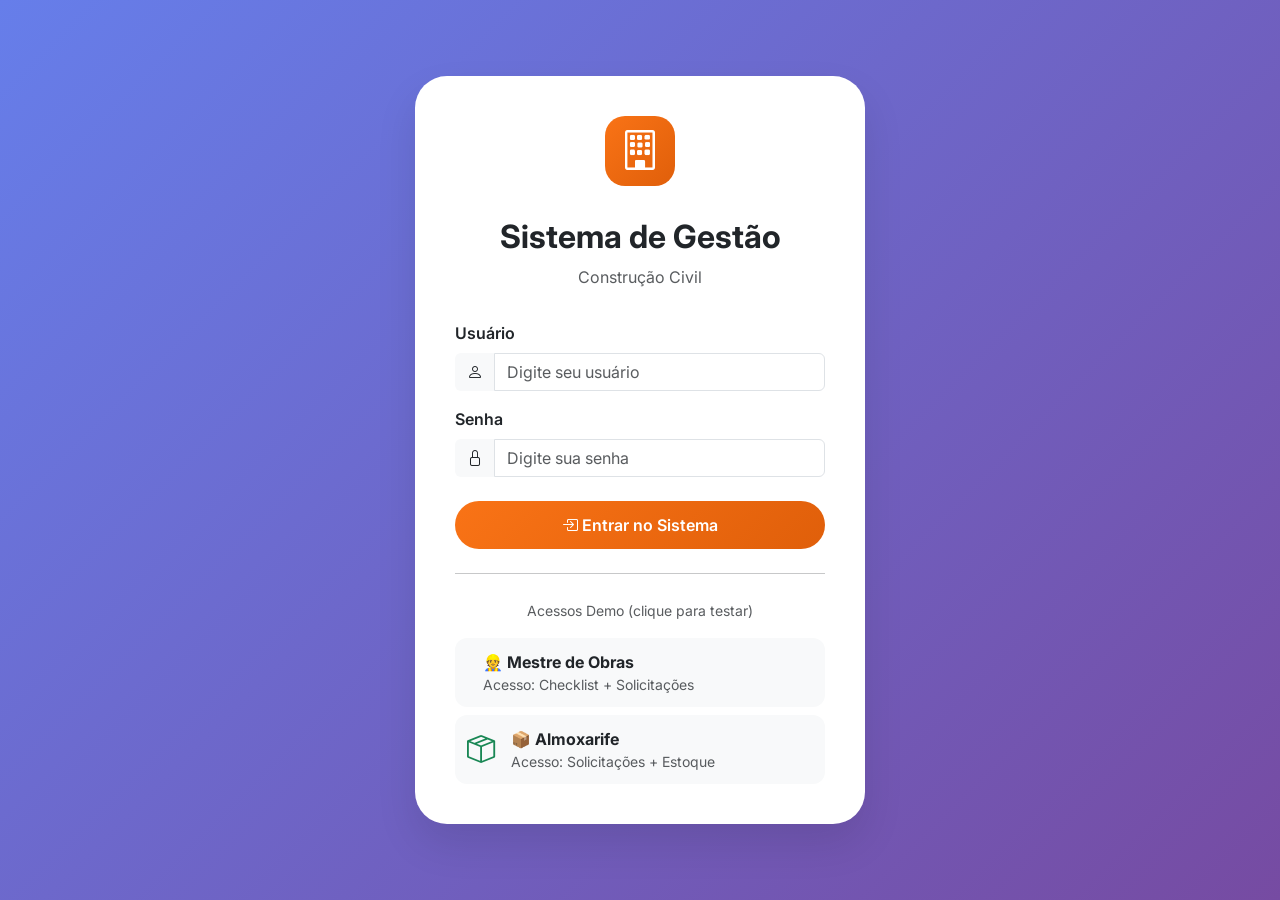
<file: index.html>
<html lang="pt-br">
<head>
    <meta charset="UTF-8">
    <meta name="viewport" content="width=device-width, initial-scale=1.0">
    <title>Gestão de Obras</title>
    <link rel="stylesheet" href="styles/main.css">
</head>
<body>
    <script>window.location.href = 'public/index.html';</script>
</body>
</html>
</file>
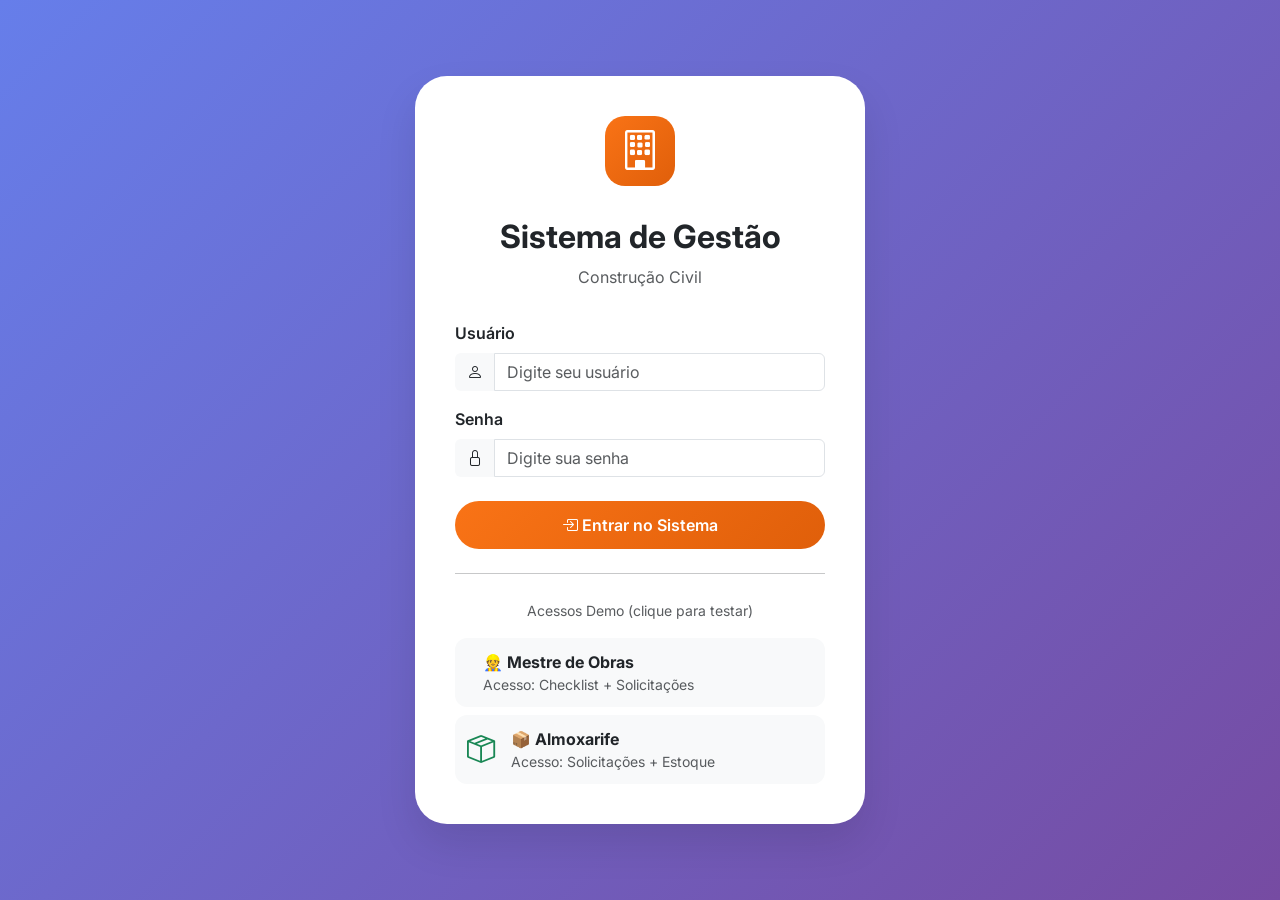
<file: public/index.html>
<!DOCTYPE html>
<html lang="pt-br">

<head>
    <meta charset="UTF-8">
    <meta name="viewport" content="width=device-width, initial-scale=1.0">
    <title>Login</title>

    <!-- Bootstrap 5 + Icons + Fonts -->
    <link href="https://cdn.jsdelivr.net/npm/bootstrap@5.3.0-alpha1/dist/css/bootstrap.min.css" rel="stylesheet">
    <link rel="stylesheet" href="https://cdn.jsdelivr.net/npm/bootstrap-icons@1.11.3/font/bootstrap-icons.min.css">
    <link
        href="https://fonts.googleapis.com/css2?family=Inter:opsz,wght@14..32,300;14..32,400;14..32,500;14..32,600;14..32,700&display=swap"
        rel="stylesheet">

    <!-- Estilos customizados do projeto -->
    <link rel="stylesheet" href="../shared/styles/main.css">

    <!-- Bootstrap JS (necessário para modais e dropdowns) -->
    <script src="https://cdn.jsdelivr.net/npm/bootstrap@5.3.0-alpha1/dist/js/bootstrap.bundle.min.js"></script>
</head>

<body>
    <div id="loginScreen" class="login-container">
        <div class="login-card">
            <header class="login-header">
                <div class="login-icon">
                    <i class="bi bi-building"></i>
                </div>
                <h2 class="fw-bold mt-3">Sistema de Gestão</h2>
                <p class="text-muted">Construção Civil</p>
            </header>

            <form id="loginForm">
                <div class="mb-3">
                    <label class="form-label fw-semibold">Usuário</label>
                    <div class="input-group">
                        <span class="input-group-text bg-light border-0"><i class="bi bi-person"></i></span>
                        <input type="text" id="username" class="form-control" placeholder="Digite seu usuário" required>
                    </div>
                </div>
                <div class="mb-4">
                    <label class="form-label fw-semibold">Senha</label>
                    <div class="input-group">
                        <span class="input-group-text bg-light border-0"><i class="bi bi-lock"></i></span>
                        <input type="password" id="password" class="form-control" placeholder="Digite sua senha"
                            required>
                    </div>
                </div>
                <button type="submit" class="btn btn-login w-100 text-white">
                    <i class="bi bi-box-arrow-in-right"></i> Entrar no Sistema
                </button>
            </form>

            <hr class="my-4">
            <div class="text-center mb-3">
                <small class="text-muted">Acessos Demo (clique para testar)</small>
            </div>

            <div class="perfil-demo" onclick="login('mestre')">
                <div class="d-flex align-items-center gap-3">
                    <i class="bi bi-hard-hat fs-3 text-warning"></i>
                    <div>
                        <strong>👷 Mestre de Obras</strong>
                        <div class="small text-muted">Acesso: Checklist + Solicitações</div>
                    </div>
                </div>
            </div>

            <div class="perfil-demo mt-2" onclick="login('almoxarife')">
                <div class="d-flex align-items-center gap-3">
                    <i class="bi bi-box-seam fs-3 text-success"></i>
                    <div>
                        <strong>📦 Almoxarife</strong>
                        <div class="small text-muted">Acesso: Solicitações + Estoque</div>
                    </div>
                </div>
            </div>
        </div>
        <script src="login.js"></script>
</body>

</html>
</file>
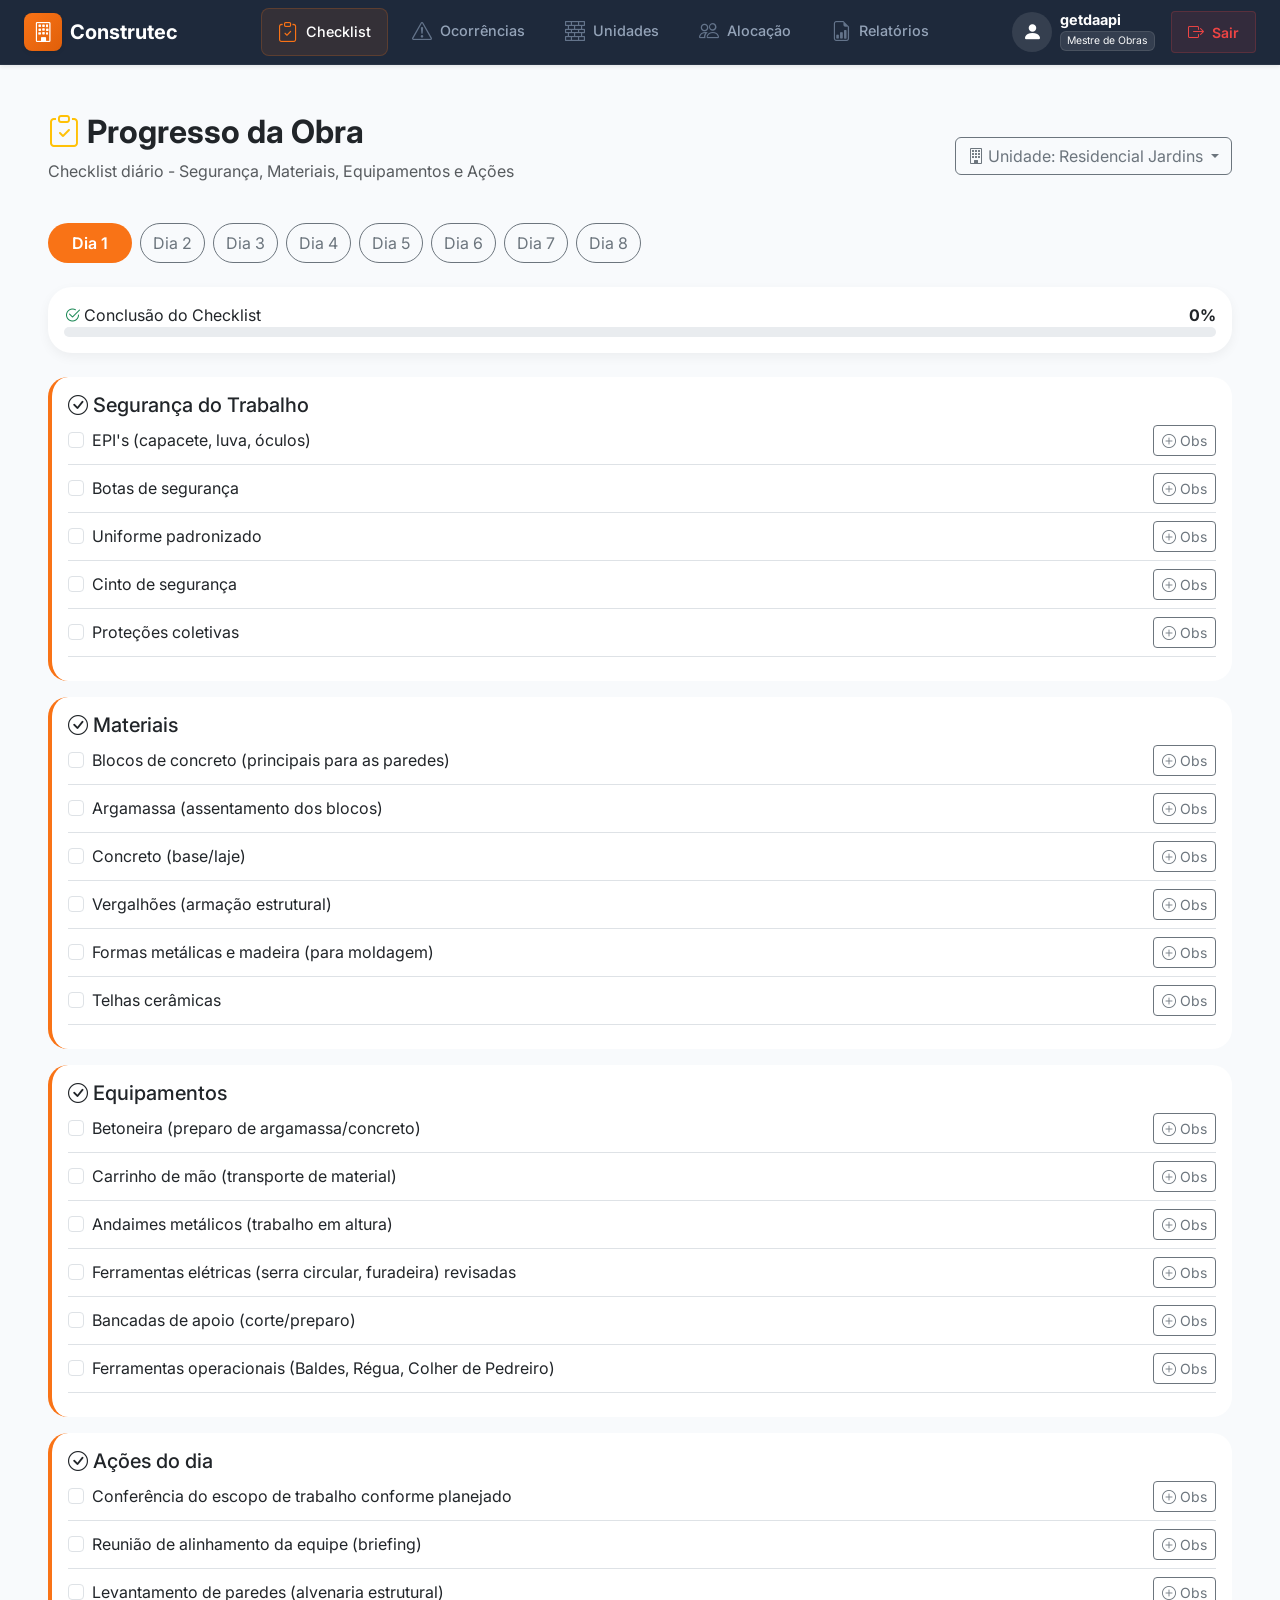
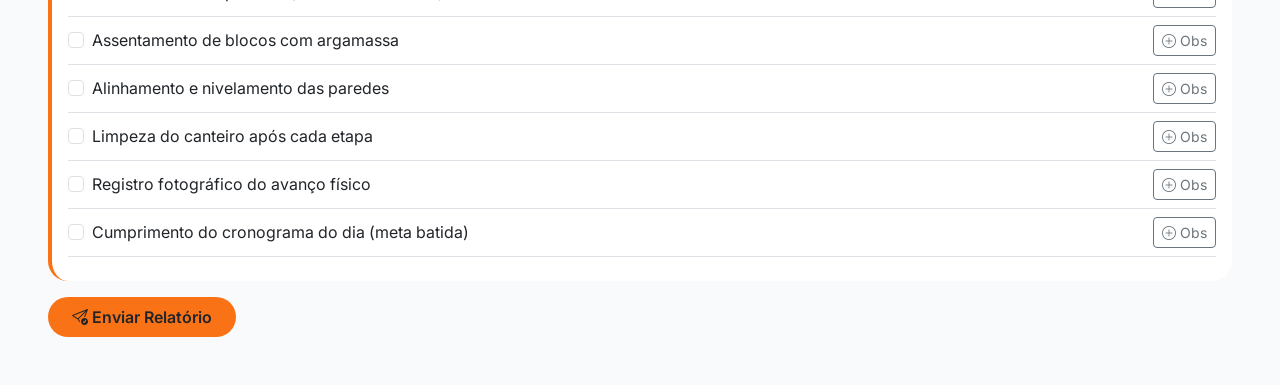
<file: pages/encarregado/index.html>
﻿<!DOCTYPE html>
<html lang="pt-br">

<head>
    <meta charset="UTF-8">
    <meta name="viewport" content="width=device-width, initial-scale=1.0, user-scalable=yes">
    <title>Mestre de Obras</title>

    <link href="https://cdn.jsdelivr.net/npm/bootstrap@5.3.0-alpha1/dist/css/bootstrap.min.css" rel="stylesheet">
    <link rel="stylesheet" href="https://cdn.jsdelivr.net/npm/bootstrap-icons@1.11.3/font/bootstrap-icons.min.css">
    <link
        href="https://fonts.googleapis.com/css2?family=Inter:opsz,wght@14..32,300;14..32,400;14..32,500;14..32,600;14..32,700&display=swap"
        rel="stylesheet">

    <link rel="stylesheet" href="../../shared/styles/main.css">
    <link rel="stylesheet" href="./styles/unidades.css">

    <script src="https://cdn.jsdelivr.net/npm/bootstrap@5.3.0-alpha1/dist/js/bootstrap.bundle.min.js"></script>
</head>

<body>
    <div id="systemScreen" class="system-container" style="display: block;">
        <div class="container-fluid p-0">
            <div class="row g-0">

                <nav class="navbar navbar-expand-lg shadow-sm sticky-top py-2"
                    style="z-index: 1050; background-color: #1E293B !important; border-bottom: 1px solid rgba(255,255,255,0.05);">
                    <div class="container-fluid px-4">

                        <a class="navbar-brand d-flex align-items-center gap-2 fw-bold" href="#">
                            <div class="text-white rounded-3 d-flex align-items-center justify-content-center shadow-sm"
                                style="width: 38px; height: 38px; background: linear-gradient(135deg, #f97316 0%, #e05f0a 100%);">
                                <i class="bi bi-building fs-5"></i>
                            </div>
                            <span class="fs-5 text-white tracking-tight">Construtec</span>
                        </a>

                        <button class="navbar-toggler border-0 shadow-none" type="button" data-bs-toggle="collapse"
                            data-bs-target="#navbarPrincipal">
                            <i class="bi bi-list fs-1 text-white"></i>
                        </button>

                        <div class="collapse navbar-collapse" id="navbarPrincipal">

                            <ul class="navbar-nav mx-auto mb-2 mb-lg-0 gap-1 gap-lg-2 mt-3 mt-lg-0" id="navMenu">
                                <li class="nav-item">
                                    <a class="nav-link menu-link active d-flex align-items-center gap-2 px-3 py-2 rounded-3"
                                        data-page="checklist" href="#">
                                        <i class="bi bi-clipboard-check fs-5"></i> <span>Checklist</span>
                                    </a>
                                </li>
                                <li class="nav-item">
                                    <a class="nav-link menu-link d-flex align-items-center gap-2 px-3 py-2 rounded-3"
                                        data-page="ocorrencias" href="#">
                                        <i class="bi bi-exclamation-triangle fs-5"></i> <span>Ocorrências</span>
                                    </a>
                                </li>
                                <li class="nav-item">
                                    <a class="nav-link menu-link d-flex align-items-center gap-2 px-3 py-2 rounded-3"
                                        data-page="construcao" href="#">
                                        <i class="bi bi-bricks fs-5"></i> <span>Unidades</span>
                                    </a>
                                </li>
                                <li class="nav-item">
                                    <a class="nav-link menu-link d-flex align-items-center gap-2 px-3 py-2 rounded-3"
                                        data-page="alocacao" href="#">
                                        <i class="bi bi-people fs-5"></i> <span>Alocação</span>
                                    </a>
                                </li>
                                <li class="nav-item">
                                    <a class="nav-link menu-link d-flex align-items-center gap-2 px-3 py-2 rounded-3"
                                        data-page="relatorios" href="#">
                                        <i class="bi bi-file-earmark-bar-graph fs-5"></i> <span>Relatórios</span>
                                    </a>
                                </li>
                            </ul>

                            <div class="d-flex align-items-center gap-3 mt-3 mt-lg-0 pt-3 pt-lg-0">

                                <div class="d-flex align-items-center gap-2">
                                    <div class="rounded-circle d-flex align-items-center justify-content-center text-white"
                                        style="width: 40px; height: 40px; background-color: rgba(255,255,255,0.1);">
                                        <i class="bi bi-person-fill fs-5"></i>
                                    </div>
                                    <div class="d-flex flex-column lh-1">
                                        <span class="fw-bold text-white" id="userNameDisplay"
                                            style="font-size: 0.9rem;">getdaapi</span>
                                        <span class="badge bg-white bg-opacity-10 text-light fw-normal mt-1"
                                            id="userRoleDisplay"
                                            style="font-size: 0.65rem; border: 1px solid rgba(255,255,255,0.1);">Mestre
                                            de Obras</span>
                                    </div>
                                </div>

                                <button class="btn btn-sm d-flex align-items-center gap-2 fw-semibold px-3 py-2"
                                    id="logoutBtn" onclick="sair()"
                                    style="background-color: rgba(239, 68, 68, 0.1); color: #ef4444; border: 1px solid rgba(239, 68, 68, 0.2); transition: all 0.2s;">
                                    <i class="bi bi-box-arrow-right fs-6"></i> <span
                                        class="d-none d-lg-inline">Sair</span>
                                </button>
                            </div>

                        </div>
                    </div>
                </nav>

                <main class="container-fluid p-4" id="main-content"
                    style="background-color: #f8fafc; min-height: calc(100vh - 65px);">

                    <!-- ============================================================
                         PAINEL: CHECKLIST OBRA
                         ID: #checklist | Painel inicial (active no nav-link)
                         Controlado por: nav.js → Nav(elemento, 'checklist')
                    ============================================================ -->
                    <div id="checklist" class="p-4">
                        <div class="d-flex justify-content-between align-items-center mb-4 flex-wrap">
                            <div>
                                <h2 class="fw-bold"><i class="bi bi-clipboard-check text-warning"></i> Progresso da Obra
                                </h2>
                                <p class="text-muted">Checklist diário - Segurança, Materiais, Equipamentos e Ações</p>
                            </div>
                            <div class="dropdown">
                                <button class="btn btn-outline-secondary dropdown-toggle" type="button"
                                    data-bs-toggle="dropdown" aria-expanded="false">
                                    <i class="bi bi-building"></i> Unidade: <span id="unidadeChecklistLabel">Residencial
                                        Jardins</span>
                                </button>
                                <ul class="dropdown-menu" id="unidadeSelectChecklist">
                                    <li><a class="dropdown-item" data-unidade-id="1" href="#">Residencial Jardins</a>
                                    </li>
                                    <li><a class="dropdown-item" data-unidade-id="2" href="#">Comercial Centro</a></li>
                                </ul>
                            </div>
                        </div>

                        <div class="d-flex flex-wrap gap-2 mb-4" id="diasBotoes">
                            <button class="btn btn-outline-secondary rounded-pill btn-primary-custom text-white">Dia
                                1</button>
                            <button class="btn btn-outline-secondary rounded-pill">Dia 2</button>
                            <button class="btn btn-outline-secondary rounded-pill">Dia 3</button>
                            <button class="btn btn-outline-secondary rounded-pill">Dia 4</button>
                            <button class="btn btn-outline-secondary rounded-pill">Dia 5</button>
                            <button class="btn btn-outline-secondary rounded-pill">Dia 6</button>
                            <button class="btn btn-outline-secondary rounded-pill">Dia 7</button>
                            <button class="btn btn-outline-secondary rounded-pill">Dia 8</button>
                        </div>

                        <div class="card card-dashboard p-3 mb-4">
                            <div class="d-flex justify-content-between">
                                <span><i class="bi bi-check2-circle text-success"></i> Conclusão do Checklist</span>
                                <span id="progressoPercentualCheck" class="fw-bold">0%</span>
                            </div>
                            <div class="progress" style="height: 10px;">
                                <div id="progressBarCheck" class="progress-bar progress-bar-custom" style="width: 0%">
                                </div>
                            </div>
                        </div>

                        <div id="checklistFormContainer">

                            <div class="topic-card p-3 mb-3">
                                <h5><i class="bi bi-check-circle"></i> Segurança do Trabalho</h5>
                                <div class="mb-2 border-bottom pb-2">
                                    <div class="d-flex align-items-center gap-2 flex-wrap">
                                        <div class="form-check flex-grow-1">
                                            <input class="form-check-input task-check" type="checkbox" data-topico="0"
                                                data-task="0" id="chk_0_0">
                                            <label class="form-check-label" for="chk_0_0">EPI's (capacete, luva,
                                                óculos)</label>
                                        </div>
                                        <button class="btn btn-sm btn-outline-secondary btn-plus-obs" data-topico="0"
                                            data-task="0"><i class="bi bi-plus-circle"></i> Obs</button>
                                    </div>
                                    <div class="extra-obs-area mt-1" id="obsArea_0_0" style="display: none">
                                        <textarea class="form-control form-control-sm obs-textarea" data-topico="0"
                                            data-task="0" rows="2" placeholder="Observações..."></textarea>
                                    </div>
                                </div>
                                <div class="mb-2 border-bottom pb-2">
                                    <div class="d-flex align-items-center gap-2 flex-wrap">
                                        <div class="form-check flex-grow-1">
                                            <input class="form-check-input task-check" type="checkbox" data-topico="0"
                                                data-task="1" id="chk_0_1">
                                            <label class="form-check-label" for="chk_0_1">Botas de segurança</label>
                                        </div>
                                        <button class="btn btn-sm btn-outline-secondary btn-plus-obs" data-topico="0"
                                            data-task="1"><i class="bi bi-plus-circle"></i> Obs</button>
                                    </div>
                                    <div class="extra-obs-area mt-1" id="obsArea_0_1" style="display: none">
                                        <textarea class="form-control form-control-sm obs-textarea" data-topico="0"
                                            data-task="1" rows="2" placeholder="Observações..."></textarea>
                                    </div>
                                </div>
                                <div class="mb-2 border-bottom pb-2">
                                    <div class="d-flex align-items-center gap-2 flex-wrap">
                                        <div class="form-check flex-grow-1">
                                            <input class="form-check-input task-check" type="checkbox" data-topico="0"
                                                data-task="2" id="chk_0_2">
                                            <label class="form-check-label" for="chk_0_2">Uniforme padronizado</label>
                                        </div>
                                        <button class="btn btn-sm btn-outline-secondary btn-plus-obs" data-topico="0"
                                            data-task="2"><i class="bi bi-plus-circle"></i> Obs</button>
                                    </div>
                                    <div class="extra-obs-area mt-1" id="obsArea_0_2" style="display: none">
                                        <textarea class="form-control form-control-sm obs-textarea" data-topico="0"
                                            data-task="2" rows="2" placeholder="Observações..."></textarea>
                                    </div>
                                </div>
                                <div class="mb-2 border-bottom pb-2">
                                    <div class="d-flex align-items-center gap-2 flex-wrap">
                                        <div class="form-check flex-grow-1">
                                            <input class="form-check-input task-check" type="checkbox" data-topico="0"
                                                data-task="3" id="chk_0_3">
                                            <label class="form-check-label" for="chk_0_3">Cinto de segurança</label>
                                        </div>
                                        <button class="btn btn-sm btn-outline-secondary btn-plus-obs" data-topico="0"
                                            data-task="3"><i class="bi bi-plus-circle"></i> Obs</button>
                                    </div>
                                    <div class="extra-obs-area mt-1" id="obsArea_0_3" style="display: none">
                                        <textarea class="form-control form-control-sm obs-textarea" data-topico="0"
                                            data-task="3" rows="2" placeholder="Observações..."></textarea>
                                    </div>
                                </div>
                                <div class="mb-2 border-bottom pb-2">
                                    <div class="d-flex align-items-center gap-2 flex-wrap">
                                        <div class="form-check flex-grow-1">
                                            <input class="form-check-input task-check" type="checkbox" data-topico="0"
                                                data-task="4" id="chk_0_4">
                                            <label class="form-check-label" for="chk_0_4">Proteções coletivas</label>
                                        </div>
                                        <button class="btn btn-sm btn-outline-secondary btn-plus-obs" data-topico="0"
                                            data-task="4"><i class="bi bi-plus-circle"></i> Obs</button>
                                    </div>
                                    <div class="extra-obs-area mt-1" id="obsArea_0_4" style="display: none">
                                        <textarea class="form-control form-control-sm obs-textarea" data-topico="0"
                                            data-task="4" rows="2" placeholder="Observações..."></textarea>
                                    </div>
                                </div>
                            </div>

                            <div class="topic-card p-3 mb-3">
                                <h5><i class="bi bi-check-circle"></i> Materiais</h5>
                                <div class="mb-2 border-bottom pb-2">
                                    <div class="d-flex align-items-center gap-2 flex-wrap">
                                        <div class="form-check flex-grow-1">
                                            <input class="form-check-input task-check" type="checkbox" data-topico="1"
                                                data-task="0" id="chk_1_0">
                                            <label class="form-check-label" for="chk_1_0">Blocos de concreto (principais
                                                para as paredes)</label>
                                        </div>
                                        <button class="btn btn-sm btn-outline-secondary btn-plus-obs" data-topico="1"
                                            data-task="0"><i class="bi bi-plus-circle"></i> Obs</button>
                                    </div>
                                    <div class="extra-obs-area mt-1" id="obsArea_1_0" style="display: none">
                                        <textarea class="form-control form-control-sm obs-textarea" data-topico="1"
                                            data-task="0" rows="2" placeholder="Observações..."></textarea>
                                    </div>
                                </div>
                                <div class="mb-2 border-bottom pb-2">
                                    <div class="d-flex align-items-center gap-2 flex-wrap">
                                        <div class="form-check flex-grow-1">
                                            <input class="form-check-input task-check" type="checkbox" data-topico="1"
                                                data-task="1" id="chk_1_1">
                                            <label class="form-check-label" for="chk_1_1">Argamassa (assentamento dos
                                                blocos)</label>
                                        </div>
                                        <button class="btn btn-sm btn-outline-secondary btn-plus-obs" data-topico="1"
                                            data-task="1"><i class="bi bi-plus-circle"></i> Obs</button>
                                    </div>
                                    <div class="extra-obs-area mt-1" id="obsArea_1_1" style="display: none">
                                        <textarea class="form-control form-control-sm obs-textarea" data-topico="1"
                                            data-task="1" rows="2" placeholder="Observações..."></textarea>
                                    </div>
                                </div>
                                <div class="mb-2 border-bottom pb-2">
                                    <div class="d-flex align-items-center gap-2 flex-wrap">
                                        <div class="form-check flex-grow-1">
                                            <input class="form-check-input task-check" type="checkbox" data-topico="1"
                                                data-task="2" id="chk_1_2">
                                            <label class="form-check-label" for="chk_1_2">Concreto (base/laje)</label>
                                        </div>
                                        <button class="btn btn-sm btn-outline-secondary btn-plus-obs" data-topico="1"
                                            data-task="2"><i class="bi bi-plus-circle"></i> Obs</button>
                                    </div>
                                    <div class="extra-obs-area mt-1" id="obsArea_1_2" style="display: none">
                                        <textarea class="form-control form-control-sm obs-textarea" data-topico="1"
                                            data-task="2" rows="2" placeholder="Observações..."></textarea>
                                    </div>
                                </div>
                                <div class="mb-2 border-bottom pb-2">
                                    <div class="d-flex align-items-center gap-2 flex-wrap">
                                        <div class="form-check flex-grow-1">
                                            <input class="form-check-input task-check" type="checkbox" data-topico="1"
                                                data-task="3" id="chk_1_3">
                                            <label class="form-check-label" for="chk_1_3">Vergalhões (armação
                                                estrutural)</label>
                                        </div>
                                        <button class="btn btn-sm btn-outline-secondary btn-plus-obs" data-topico="1"
                                            data-task="3"><i class="bi bi-plus-circle"></i> Obs</button>
                                    </div>
                                    <div class="extra-obs-area mt-1" id="obsArea_1_3" style="display: none">
                                        <textarea class="form-control form-control-sm obs-textarea" data-topico="1"
                                            data-task="3" rows="2" placeholder="Observações..."></textarea>
                                    </div>
                                </div>
                                <div class="mb-2 border-bottom pb-2">
                                    <div class="d-flex align-items-center gap-2 flex-wrap">
                                        <div class="form-check flex-grow-1">
                                            <input class="form-check-input task-check" type="checkbox" data-topico="1"
                                                data-task="4" id="chk_1_4">
                                            <label class="form-check-label" for="chk_1_4">Formas metálicas e madeira
                                                (para moldagem)</label>
                                        </div>
                                        <button class="btn btn-sm btn-outline-secondary btn-plus-obs" data-topico="1"
                                            data-task="4"><i class="bi bi-plus-circle"></i> Obs</button>
                                    </div>
                                    <div class="extra-obs-area mt-1" id="obsArea_1_4" style="display: none">
                                        <textarea class="form-control form-control-sm obs-textarea" data-topico="1"
                                            data-task="4" rows="2" placeholder="Observações..."></textarea>
                                    </div>
                                </div>
                                <div class="mb-2 border-bottom pb-2">
                                    <div class="d-flex align-items-center gap-2 flex-wrap">
                                        <div class="form-check flex-grow-1">
                                            <input class="form-check-input task-check" type="checkbox" data-topico="1"
                                                data-task="5" id="chk_1_5">
                                            <label class="form-check-label" for="chk_1_5">Telhas cerâmicas</label>
                                        </div>
                                        <button class="btn btn-sm btn-outline-secondary btn-plus-obs" data-topico="1"
                                            data-task="5"><i class="bi bi-plus-circle"></i> Obs</button>
                                    </div>
                                    <div class="extra-obs-area mt-1" id="obsArea_1_5" style="display: none">
                                        <textarea class="form-control form-control-sm obs-textarea" data-topico="1"
                                            data-task="5" rows="2" placeholder="Observações..."></textarea>
                                    </div>
                                </div>
                            </div>

                            <div class="topic-card p-3 mb-3">
                                <h5><i class="bi bi-check-circle"></i> Equipamentos</h5>
                                <div class="mb-2 border-bottom pb-2">
                                    <div class="d-flex align-items-center gap-2 flex-wrap">
                                        <div class="form-check flex-grow-1">
                                            <input class="form-check-input task-check" type="checkbox" data-topico="2"
                                                data-task="0" id="chk_2_0">
                                            <label class="form-check-label" for="chk_2_0">Betoneira (preparo de
                                                argamassa/concreto)</label>
                                        </div>
                                        <button class="btn btn-sm btn-outline-secondary btn-plus-obs" data-topico="2"
                                            data-task="0"><i class="bi bi-plus-circle"></i> Obs</button>
                                    </div>
                                    <div class="extra-obs-area mt-1" id="obsArea_2_0" style="display: none">
                                        <textarea class="form-control form-control-sm obs-textarea" data-topico="2"
                                            data-task="0" rows="2" placeholder="Observações..."></textarea>
                                    </div>
                                </div>
                                <div class="mb-2 border-bottom pb-2">
                                    <div class="d-flex align-items-center gap-2 flex-wrap">
                                        <div class="form-check flex-grow-1">
                                            <input class="form-check-input task-check" type="checkbox" data-topico="2"
                                                data-task="1" id="chk_2_1">
                                            <label class="form-check-label" for="chk_2_1">Carrinho de mão (transporte de
                                                material)</label>
                                        </div>
                                        <button class="btn btn-sm btn-outline-secondary btn-plus-obs" data-topico="2"
                                            data-task="1"><i class="bi bi-plus-circle"></i> Obs</button>
                                    </div>
                                    <div class="extra-obs-area mt-1" id="obsArea_2_1" style="display: none">
                                        <textarea class="form-control form-control-sm obs-textarea" data-topico="2"
                                            data-task="1" rows="2" placeholder="Observações..."></textarea>
                                    </div>
                                </div>
                                <div class="mb-2 border-bottom pb-2">
                                    <div class="d-flex align-items-center gap-2 flex-wrap">
                                        <div class="form-check flex-grow-1">
                                            <input class="form-check-input task-check" type="checkbox" data-topico="2"
                                                data-task="2" id="chk_2_2">
                                            <label class="form-check-label" for="chk_2_2">Andaimes metálicos (trabalho
                                                em altura)</label>
                                        </div>
                                        <button class="btn btn-sm btn-outline-secondary btn-plus-obs" data-topico="2"
                                            data-task="2"><i class="bi bi-plus-circle"></i> Obs</button>
                                    </div>
                                    <div class="extra-obs-area mt-1" id="obsArea_2_2" style="display: none">
                                        <textarea class="form-control form-control-sm obs-textarea" data-topico="2"
                                            data-task="2" rows="2" placeholder="Observações..."></textarea>
                                    </div>
                                </div>
                                <div class="mb-2 border-bottom pb-2">
                                    <div class="d-flex align-items-center gap-2 flex-wrap">
                                        <div class="form-check flex-grow-1">
                                            <input class="form-check-input task-check" type="checkbox" data-topico="2"
                                                data-task="3" id="chk_2_3">
                                            <label class="form-check-label" for="chk_2_3">Ferramentas elétricas (serra
                                                circular, furadeira) revisadas</label>
                                        </div>
                                        <button class="btn btn-sm btn-outline-secondary btn-plus-obs" data-topico="2"
                                            data-task="3"><i class="bi bi-plus-circle"></i> Obs</button>
                                    </div>
                                    <div class="extra-obs-area mt-1" id="obsArea_2_3" style="display: none">
                                        <textarea class="form-control form-control-sm obs-textarea" data-topico="2"
                                            data-task="3" rows="2" placeholder="Observações..."></textarea>
                                    </div>
                                </div>
                                <div class="mb-2 border-bottom pb-2">
                                    <div class="d-flex align-items-center gap-2 flex-wrap">
                                        <div class="form-check flex-grow-1">
                                            <input class="form-check-input task-check" type="checkbox" data-topico="2"
                                                data-task="4" id="chk_2_4">
                                            <label class="form-check-label" for="chk_2_4">Bancadas de apoio
                                                (corte/preparo)</label>
                                        </div>
                                        <button class="btn btn-sm btn-outline-secondary btn-plus-obs" data-topico="2"
                                            data-task="4"><i class="bi bi-plus-circle"></i> Obs</button>
                                    </div>
                                    <div class="extra-obs-area mt-1" id="obsArea_2_4" style="display: none">
                                        <textarea class="form-control form-control-sm obs-textarea" data-topico="2"
                                            data-task="4" rows="2" placeholder="Observações..."></textarea>
                                    </div>
                                </div>
                                <div class="mb-2 border-bottom pb-2">
                                    <div class="d-flex align-items-center gap-2 flex-wrap">
                                        <div class="form-check flex-grow-1">
                                            <input class="form-check-input task-check" type="checkbox" data-topico="2"
                                                data-task="5" id="chk_2_5">
                                            <label class="form-check-label" for="chk_2_5">Ferramentas operacionais
                                                (Baldes, Régua, Colher de Pedreiro)</label>
                                        </div>
                                        <button class="btn btn-sm btn-outline-secondary btn-plus-obs" data-topico="2"
                                            data-task="5"><i class="bi bi-plus-circle"></i> Obs</button>
                                    </div>
                                    <div class="extra-obs-area mt-1" id="obsArea_2_5" style="display: none">
                                        <textarea class="form-control form-control-sm obs-textarea" data-topico="2"
                                            data-task="5" rows="2" placeholder="Observações..."></textarea>
                                    </div>
                                </div>
                            </div>

                            <div class="topic-card p-3 mb-3">
                                <h5><i class="bi bi-check-circle"></i> Ações do dia</h5>
                                <div class="mb-2 border-bottom pb-2">
                                    <div class="d-flex align-items-center gap-2 flex-wrap">
                                        <div class="form-check flex-grow-1">
                                            <input class="form-check-input task-check" type="checkbox" data-topico="3"
                                                data-task="0" id="chk_3_0">
                                            <label class="form-check-label" for="chk_3_0">Conferência do escopo de
                                                trabalho conforme planejado</label>
                                        </div>
                                        <button class="btn btn-sm btn-outline-secondary btn-plus-obs" data-topico="3"
                                            data-task="0"><i class="bi bi-plus-circle"></i> Obs</button>
                                    </div>
                                    <div class="extra-obs-area mt-1" id="obsArea_3_0" style="display: none">
                                        <textarea class="form-control form-control-sm obs-textarea" data-topico="3"
                                            data-task="0" rows="2" placeholder="Observações..."></textarea>
                                    </div>
                                </div>
                                <div class="mb-2 border-bottom pb-2">
                                    <div class="d-flex align-items-center gap-2 flex-wrap">
                                        <div class="form-check flex-grow-1">
                                            <input class="form-check-input task-check" type="checkbox" data-topico="3"
                                                data-task="1" id="chk_3_1">
                                            <label class="form-check-label" for="chk_3_1">Reunião de alinhamento da
                                                equipe (briefing)</label>
                                        </div>
                                        <button class="btn btn-sm btn-outline-secondary btn-plus-obs" data-topico="3"
                                            data-task="1"><i class="bi bi-plus-circle"></i> Obs</button>
                                    </div>
                                    <div class="extra-obs-area mt-1" id="obsArea_3_1" style="display: none">
                                        <textarea class="form-control form-control-sm obs-textarea" data-topico="3"
                                            data-task="1" rows="2" placeholder="Observações..."></textarea>
                                    </div>
                                </div>
                                <div class="mb-2 border-bottom pb-2">
                                    <div class="d-flex align-items-center gap-2 flex-wrap">
                                        <div class="form-check flex-grow-1">
                                            <input class="form-check-input task-check" type="checkbox" data-topico="3"
                                                data-task="2" id="chk_3_2">
                                            <label class="form-check-label" for="chk_3_2">Levantamento de paredes
                                                (alvenaria estrutural)</label>
                                        </div>
                                        <button class="btn btn-sm btn-outline-secondary btn-plus-obs" data-topico="3"
                                            data-task="2"><i class="bi bi-plus-circle"></i> Obs</button>
                                    </div>
                                    <div class="extra-obs-area mt-1" id="obsArea_3_2" style="display: none">
                                        <textarea class="form-control form-control-sm obs-textarea" data-topico="3"
                                            data-task="2" rows="2" placeholder="Observações..."></textarea>
                                    </div>
                                </div>
                                <div class="mb-2 border-bottom pb-2">
                                    <div class="d-flex align-items-center gap-2 flex-wrap">
                                        <div class="form-check flex-grow-1">
                                            <input class="form-check-input task-check" type="checkbox" data-topico="3"
                                                data-task="3" id="chk_3_3">
                                            <label class="form-check-label" for="chk_3_3">Assentamento de blocos com
                                                argamassa</label>
                                        </div>
                                        <button class="btn btn-sm btn-outline-secondary btn-plus-obs" data-topico="3"
                                            data-task="3"><i class="bi bi-plus-circle"></i> Obs</button>
                                    </div>
                                    <div class="extra-obs-area mt-1" id="obsArea_3_3" style="display: none">
                                        <textarea class="form-control form-control-sm obs-textarea" data-topico="3"
                                            data-task="3" rows="2" placeholder="Observações..."></textarea>
                                    </div>
                                </div>
                                <div class="mb-2 border-bottom pb-2">
                                    <div class="d-flex align-items-center gap-2 flex-wrap">
                                        <div class="form-check flex-grow-1">
                                            <input class="form-check-input task-check" type="checkbox" data-topico="3"
                                                data-task="4" id="chk_3_4">
                                            <label class="form-check-label" for="chk_3_4">Alinhamento e nivelamento das
                                                paredes</label>
                                        </div>
                                        <button class="btn btn-sm btn-outline-secondary btn-plus-obs" data-topico="3"
                                            data-task="4"><i class="bi bi-plus-circle"></i> Obs</button>
                                    </div>
                                    <div class="extra-obs-area mt-1" id="obsArea_3_4" style="display: none">
                                        <textarea class="form-control form-control-sm obs-textarea" data-topico="3"
                                            data-task="4" rows="2" placeholder="Observações..."></textarea>
                                    </div>
                                </div>
                                <div class="mb-2 border-bottom pb-2">
                                    <div class="d-flex align-items-center gap-2 flex-wrap">
                                        <div class="form-check flex-grow-1">
                                            <input class="form-check-input task-check" type="checkbox" data-topico="3"
                                                data-task="5" id="chk_3_5">
                                            <label class="form-check-label" for="chk_3_5">Limpeza do canteiro após cada
                                                etapa</label>
                                        </div>
                                        <button class="btn btn-sm btn-outline-secondary btn-plus-obs" data-topico="3"
                                            data-task="5"><i class="bi bi-plus-circle"></i> Obs</button>
                                    </div>
                                    <div class="extra-obs-area mt-1" id="obsArea_3_5" style="display: none">
                                        <textarea class="form-control form-control-sm obs-textarea" data-topico="3"
                                            data-task="5" rows="2" placeholder="Observações..."></textarea>
                                    </div>
                                </div>
                                <div class="mb-2 border-bottom pb-2">
                                    <div class="d-flex align-items-center gap-2 flex-wrap">
                                        <div class="form-check flex-grow-1">
                                            <input class="form-check-input task-check" type="checkbox" data-topico="3"
                                                data-task="6" id="chk_3_6">
                                            <label class="form-check-label" for="chk_3_6">Registro fotográfico do avanço
                                                físico</label>
                                        </div>
                                        <button class="btn btn-sm btn-outline-secondary btn-plus-obs" data-topico="3"
                                            data-task="6"><i class="bi bi-plus-circle"></i> Obs</button>
                                    </div>
                                    <div class="extra-obs-area mt-1" id="obsArea_3_6" style="display: none">
                                        <textarea class="form-control form-control-sm obs-textarea" data-topico="3"
                                            data-task="6" rows="2" placeholder="Observações..."></textarea>
                                    </div>
                                </div>
                                <div class="mb-2 border-bottom pb-2">
                                    <div class="d-flex align-items-center gap-2 flex-wrap">
                                        <div class="form-check flex-grow-1">
                                            <input class="form-check-input task-check" type="checkbox" data-topico="3"
                                                data-task="7" id="chk_3_7">
                                            <label class="form-check-label" for="chk_3_7">Cumprimento do cronograma do
                                                dia (meta batida)</label>
                                        </div>
                                        <button class="btn btn-sm btn-outline-secondary btn-plus-obs" data-topico="3"
                                            data-task="7"><i class="bi bi-plus-circle"></i> Obs</button>
                                    </div>
                                    <div class="extra-obs-area mt-1" id="obsArea_3_7" style="display: none">
                                        <textarea class="form-control form-control-sm obs-textarea" data-topico="3"
                                            data-task="7" rows="2" placeholder="Observações..."></textarea>
                                    </div>
                                </div>
                            </div>

                        </div>

                        <div class="mt-3 d-flex gap-3">
                            <button id="btnEnviarRelatorio" class="btn btn-primary-custom">
                                <i class="bi bi-send-check"></i> Enviar Relatório
                            </button>
                        </div>
                    </div>



                    <!-- ============================================================
                         PAINEL: OCORRÊNCIAS
                         ID: #ocorrencias | Oculto por padrão
                         Controlado por: nav.js → Nav(elemento, 'ocorrencias')
                    ============================================================ -->
                    <div id="ocorrencias" class="p-4">
                        <div class="d-flex justify-content-between align-items-center mb-4">
                            <div>
                                <h3 class="fw-bold mb-0 text-dark"><i
                                        class="bi bi-exclamation-triangle text-danger me-2"></i> Ocorrências e Falhas
                                </h3>
                                <p class="text-muted mb-0">Gerencie os registros de problemas nas unidades da obra.</p>
                            </div>
                            <button class="btn btn-primary-custom" data-bs-toggle="modal"
                                data-bs-target="#novaOcorrenciaModal">
                                <i class="bi bi-plus-lg"></i> Registrar Ocorrência
                            </button>
                        </div>

                        <div class="card-dashboard bg-white p-3 mb-4">
                            <div class="row g-3">
                                <div class="col-md-4">
                                    <label class="form-label small text-muted">Filtrar por Unidade</label>
                                    <select class="form-select" id="filtroOcorrenciaUnidade">
                                        <option value="">Todas as Unidades</option>
                                    </select>
                                </div>
                                <div class="col-md-4">
                                    <label class="form-label small text-muted">Filtrar por Status</label>
                                    <select class="form-select" id="filtroOcorrenciaStatus">
                                        <option value="">Todos os Status</option>
                                        <option value="ABERTA">Aberta</option>
                                        <option value="EM_ANALISE">Em Análise</option>
                                        <option value="RESOLVIDA">Resolvida</option>
                                    </select>
                                </div>
                                <div class="col-md-4 d-flex align-items-end">
                                    <button class="btn btn-outline-secondary w-100" id="btnFiltrarOcorrencias">
                                        <i class="bi bi-search"></i> Filtrar
                                    </button>
                                </div>
                            </div>
                        </div>

                        <div class="card-dashboard bg-white p-4">
                            <div class="table-responsive">
                                <table class="table table-hover align-middle custom-table">
                                    <thead class="table-light">
                                        <tr>
                                            <th>ID</th>
                                            <th>Unidade</th>
                                            <th>Etapa</th>
                                            <th>Data Identificação</th>
                                            <th>Status</th>
                                            <th class="text-end">Ações</th>
                                        </tr>
                                    </thead>
                                    <tbody id="tabelaOcorrenciasBody">
                                        <tr>
                                            <td class="text-muted fw-semibold"># [ID_OCORRENCIA]</td>
                                            <td>[NOME DA UNIDADE]</td>
                                            <td><span class="badge bg-light text-dark border">[NOME DA ETAPA]</span>
                                            </td>
                                            <td>[DATA_FORMATADA]</td>
                                            <td>
                                                <span class="badge status-badge status-aberta">[STATUS]</span>
                                            </td>
                                            <td class="text-end">
                                                <button class="btn btn-sm btn-outline-secondary" title="Ver Detalhes">
                                                    <i class="bi bi-eye"></i>
                                                </button>
                                                <button class="btn btn-sm btn-outline-primary" title="Editar Status">
                                                    <i class="bi bi-pencil"></i>
                                                </button>
                                            </td>
                                        </tr>
                                    </tbody>
                                </table>
                            </div>
                        </div>
                    </div>

                    <div class="modal fade" id="novaOcorrenciaModal" tabindex="-1" aria-hidden="true">
                        <div class="modal-dialog modal-dialog-centered">
                            <div class="modal-content card-dashboard">
                                <div class="modal-header border-0 pb-0">
                                    <h5 class="modal-title fw-bold"><i
                                            class="bi bi-exclamation-triangle text-danger"></i> Registrar Nova
                                        Ocorrência</h5>
                                    <button type="button" class="btn-close" data-bs-dismiss="modal"
                                        aria-label="Close"></button>
                                </div>
                                <div class="modal-body">
                                    <form id="formNovaOcorrencia">

                                        <div class="mb-3">
                                            <label class="form-label">Unidade Afetada <span
                                                    class="text-danger">*</span></label>
                                            <select class="form-select" id="ocorrenciaUnidade" required>
                                                <option value="">Selecione a Unidade...</option>
                                            </select>
                                        </div>

                                        <div class="mb-3">
                                            <label class="form-label">Etapa do Problema <span
                                                    class="text-danger">*</span></label>
                                            <select class="form-select" id="ocorrenciaEtapa" required>
                                                <option value="">Selecione a Etapa atual...</option>
                                            </select>
                                            <div class="form-text">Refere-se ao campo id_etapa do banco.</div>
                                        </div>

                                        <div class="row mb-3">
                                            <div class="col-md-6">
                                                <label class="form-label">Data de Identificação <span
                                                        class="text-danger">*</span></label>
                                                <input type="date" class="form-control" id="ocorrenciaData" required>
                                            </div>
                                            <div class="col-md-6">
                                                <label class="form-label">Status Inicial <span
                                                        class="text-danger">*</span></label>
                                                <select class="form-select" id="ocorrenciaStatus" required>
                                                    <option value="ABERTA" selected>Aberta</option>
                                                    <option value="EM_ANALISE">Em Análise</option>
                                                </select>
                                            </div>
                                        </div>

                                        <div class="mb-3">
                                            <label class="form-label">Descrição da Falha <span
                                                    class="text-danger">*</span></label>
                                            <textarea class="form-control" id="ocorrenciaDescricao" rows="4"
                                                placeholder="Descreva o problema encontrado com detalhes..."
                                                required></textarea>
                                        </div>

                                    </form>
                                </div>
                                <div class="modal-footer border-0 pt-0">
                                    <button type="button" class="btn btn-light rounded-pill px-4"
                                        data-bs-dismiss="modal">Cancelar</button>
                                    <button type="button" class="btn btn-primary-custom px-4" id="btnSalvarOcorrencia">
                                        <i class="bi bi-save"></i> Salvar Registro
                                    </button>
                                </div>
                            </div>
                        </div>
                    </div>





                    <!-- ============================================================
                         PAINEL: CONSTRUÇÃO
                         ID: #construcao | Oculto por padrão
                         Controlado por: nav.js → Nav(elemento, 'construcao')
                    ============================================================ -->
                    <div id="construcao" class="p-4">
                        <div class="unidades-module" id="unidadesModule">
                            <!-- =========================================
             TELA: GRID DE UNIDADES
        ========================================== -->
                            <section id="unidadesGridScreen" class="unidades-screen">
                                <div class="d-flex justify-content-between align-items-start flex-wrap gap-3 mb-4">
                                    <div>
                                        <h2 class="fw-bold mb-1">
                                            <i class="bi bi-bricks text-warning"></i>
                                            Unidades da obra
                                        </h2>
                                        <p class="text-muted mb-0" id="obraContexto">
                                            Etapa atual: <span data-field="obra-etapa-atual">-</span> |
                                            Encarregado geral: <span data-field="obra-encarregado-geral">-</span>
                                        </p>
                                    </div>
                                </div>

                                <div class="card card-dashboard border-0 shadow-sm mb-4">
                                    <div class="card-body">
                                        <div class="row g-3 align-items-end">
                                            <div class="col-12 col-md-6 col-lg-3">
                                                <label for="filterBuscaUnidade"
                                                    class="form-label fw-semibold">Casa</label>
                                                <input type="text" class="form-control" id="filterBuscaUnidade"
                                                    placeholder="Buscar por número da casa">
                                            </div>

                                            <div class="col-12 col-md-6 col-lg-2">
                                                <label for="filterEtapaUnidade"
                                                    class="form-label fw-semibold">Etapa</label>
                                                <select class="form-select" id="filterEtapaUnidade">
                                                    <option value="">Todas</option>
                                                </select>
                                            </div>

                                            <div class="col-12 col-md-6 col-lg-2">
                                                <label for="filterStatusUnidade"
                                                    class="form-label fw-semibold">Status</label>
                                                <select class="form-select" id="filterStatusUnidade">
                                                    <option value="">Todos</option>
                                                </select>
                                            </div>

                                            <div class="col-12 col-md-6 col-lg-3">
                                                <label for="filterLiderUnidade"
                                                    class="form-label fw-semibold">Líder</label>
                                                <select class="form-select" id="filterLiderUnidade">
                                                    <option value="">Todos</option>
                                                </select>
                                            </div>

                                            <div class="col-12 col-lg-2">
                                                <div class="d-flex gap-2">
                                                    <button class="btn btn-primary-custom text-white flex-fill"
                                                        id="btnFiltrarUnidades" type="button">
                                                        Filtrar
                                                    </button>
                                                    <button class="btn btn-outline-secondary flex-fill"
                                                        id="btnLimparFiltrosUnidades" type="button">
                                                        Limpar
                                                    </button>
                                                </div>
                                            </div>
                                        </div>
                                    </div>
                                </div>

                                <!-- GRID PARA RECEBER CARDS VIA RENDER -->
                                <div id="unidadesGrid" class="modern-grid">
                                    <!-- render da API -->
                                </div>
                            </section>

                            <!-- =========================================
             TELA: DETALHE DA UNIDADE
        ========================================== -->
                            <section id="unidadesDetailScreen" class="unidades-screen d-none">
                                <div class="card card-dashboard border-0 shadow-sm mb-4">
                                    <div class="card-body">
                                        <div class="d-flex flex-wrap align-items-center gap-3">
                                            <button class="btn btn-outline-secondary btn-sm" id="btnVoltarGrid"
                                                type="button">
                                                <i class="bi bi-arrow-left"></i>
                                                Voltar
                                            </button>

                                            <div class="detail-topbar-meta">
                                                <span class="detail-topbar-title fw-bold" id="detailCasaTitulo">Casa
                                                    -</span>
                                                <span class="detail-topbar-divider">|</span>
                                                <span class="text-muted" id="detailCasaEtapa">Etapa: -</span>
                                                <span class="detail-topbar-divider">|</span>
                                                <span class="text-muted" id="detailCasaLider">Líder: -</span>
                                            </div>
                                        </div>
                                    </div>
                                </div>

                                <div class="card card-dashboard border-0 shadow-sm mb-4">
                                    <div class="card-body py-3">
                                        <div class="d-flex flex-wrap gap-2" id="detailTabsNav">
                                            <button class="btn unidade-tab-btn active" type="button"
                                                data-tab="visao-geral">Visão geral</button>
                                            <button class="btn unidade-tab-btn" type="button"
                                                data-tab="ocorrencias">Ocorrências</button>
                                            <button class="btn unidade-tab-btn" type="button"
                                                data-tab="solicitacoes">Solicitações</button>
                                            <button class="btn unidade-tab-btn" type="button"
                                                data-tab="equipe">Equipe</button>
                                        </div>
                                    </div>
                                </div>

                                <div id="unidadeFeedbackArea" class="mb-3"></div>

                                <!-- A ABA ATIVA SERÁ RENDERIZADA AQUI -->
                                <div id="detailBodyContent"></div>
                            </section>
                        </div>

                        <!-- =========================================
         MODAL DE CANCELAMENTO
    ========================================== -->
                        <div class="modal fade" id="cancelarRegistroModal" tabindex="-1"
                            aria-labelledby="cancelarRegistroModalLabel" aria-hidden="true">
                            <div class="modal-dialog modal-dialog-centered">
                                <div class="modal-content border-0 shadow">
                                    <div class="modal-header">
                                        <h5 class="modal-title" id="cancelarRegistroModalLabel">Confirmar cancelamento
                                        </h5>
                                        <button type="button" class="btn-close" data-bs-dismiss="modal"
                                            aria-label="Fechar"></button>
                                    </div>
                                    <div class="modal-body">
                                        Deseja realmente cancelar este registro? Os dados preenchidos serão descartados.
                                    </div>
                                    <div class="modal-footer">
                                        <button type="button" class="btn btn-outline-secondary"
                                            data-bs-dismiss="modal">Voltar</button>
                                        <button type="button" class="btn btn-danger"
                                            id="confirmarCancelamentoRegistro">Confirmar</button>
                                    </div>
                                </div>
                            </div>
                        </div>

                        <!-- =========================================
         TEMPLATES INTERNOS PARA RENDER
    ========================================== -->
                        <div id="unidadesTemplates">

                            <!-- TEMPLATE: CARD DO GRID -->
                            <template id="template-unidade-card">
                                <div class="modern-card unidade-card" data-unit-id="">
                                    <div class="modern-card-header">
                                        <div>
                                            <div class="unidade-numero" data-field="numero-casa">Casa -</div>
                                            <p class="modern-card-subtitle mb-0" data-field="rua-unidade">-</p>
                                        </div>

                                        <span class="badge modern-card-badge" data-field="status-unidade">-</span>
                                    </div>

                                    <div class="unidade-resumo-list">
                                        <div class="unidade-resumo-item">
                                            <span class="unidade-meta-label">Etapa</span>
                                            <span class="unidade-meta-value" data-field="etapa-unidade">-</span>
                                        </div>

                                        <div class="unidade-resumo-item">
                                            <span class="unidade-meta-label">Líder</span>
                                            <span class="unidade-meta-value" data-field="lider-unidade">-</span>
                                        </div>

                                        <div class="unidade-resumo-item">
                                            <span class="unidade-meta-label">Equipe</span>
                                            <span class="unidade-meta-value" data-field="resumo-equipe-unidade">-</span>
                                        </div>
                                    </div>

                                    <div class="mt-3">
                                        <div class="modern-card-stats">
                                            <span>Avanço</span>
                                            <span data-field="progresso-unidade">0%</span>
                                        </div>

                                        <div class="modern-progress-bg">
                                            <div class="modern-progress-bar" data-field="progresso-barra"
                                                style="width: 0%;"></div>
                                        </div>
                                    </div>

                                    <div class="d-flex justify-content-between gap-2 mt-3 flex-wrap">
                                        <span class="badge text-bg-light border">
                                            Ocorrências abertas:
                                            <span data-field="ocorrencias-abertas">0</span>
                                        </span>

                                        <span class="badge text-bg-light border">
                                            Solicitações abertas:
                                            <span data-field="solicitacoes-abertas">0</span>
                                        </span>
                                    </div>

                                    <div class="unidade-card-actions mt-3">
                                        <button class="btn btn-primary-custom text-white btn-sm btn-open-unit"
                                            type="button" data-action="abrir-detalhe">
                                            Ver detalhes
                                        </button>
                                    </div>
                                </div>
                            </template>

                            <!-- TEMPLATE: EMPTY STATE DO GRID -->
                            <template id="template-unidades-empty-state">
                                <div class="empty-state-box">
                                    <i class="bi bi-search fs-1 d-block mb-3"></i>
                                    <h5 class="fw-bold mb-2">Nenhuma unidade encontrada</h5>
                                    <p class="mb-0">Ajuste os filtros para visualizar outras unidades.</p>
                                </div>
                            </template>

                            <!-- TEMPLATE: ABA VISÃO GERAL -->
                            <template id="template-unidades-visao-geral">
                                <div class="unidade-tab-panel" id="tab-visao-geral">
                                    <div class="row g-4">
                                        <div class="col-12">
                                            <div class="info-card p-4">
                                                <h3 class="unidade-section-title">Informações gerais da unidade</h3>

                                                <div class="info-grid">
                                                    <div class="info-grid-item">
                                                        <span class="info-grid-item-label">Casa</span>
                                                        <span class="info-grid-item-value"
                                                            data-field="unidade-casa">-</span>
                                                    </div>

                                                    <div class="info-grid-item">
                                                        <span class="info-grid-item-label">Etapa atual</span>
                                                        <span class="info-grid-item-value"
                                                            data-field="unidade-etapa">-</span>
                                                    </div>

                                                    <div class="info-grid-item">
                                                        <span class="info-grid-item-label">Líder</span>
                                                        <span class="info-grid-item-value"
                                                            data-field="unidade-lider">-</span>
                                                    </div>

                                                    <div class="info-grid-item">
                                                        <span class="info-grid-item-label">Rua / localização</span>
                                                        <span class="info-grid-item-value"
                                                            data-field="unidade-rua">-</span>
                                                    </div>

                                                    <div class="info-grid-item">
                                                        <span class="info-grid-item-label">Data de início</span>
                                                        <span class="info-grid-item-value"
                                                            data-field="unidade-data-inicio">-</span>
                                                    </div>

                                                    <div class="info-grid-item">
                                                        <span class="info-grid-item-label">Status operacional</span>
                                                        <span class="info-grid-item-value"
                                                            data-field="unidade-status">-</span>
                                                    </div>

                                                    <div class="info-grid-item">
                                                        <span class="info-grid-item-label">Resumo da equipe</span>
                                                        <span class="info-grid-item-value"
                                                            data-field="unidade-resumo-equipe">-</span>
                                                    </div>

                                                    <div class="info-grid-item">
                                                        <span class="info-grid-item-label">Avanço resumido</span>
                                                        <span class="info-grid-item-value"
                                                            data-field="unidade-avanco">-</span>
                                                    </div>
                                                </div>
                                            </div>
                                        </div>

                                        <div class="col-12 col-xl-6">
                                            <div class="quick-list-card p-4 h-100">
                                                <h3 class="unidade-section-title">Ocorrências recentes</h3>
                                                <div id="overviewOcorrenciasRecentes" class="quick-list">
                                                    <!-- render da API -->
                                                </div>
                                            </div>
                                        </div>

                                        <div class="col-12 col-xl-6">
                                            <div class="quick-list-card p-4 h-100">
                                                <h3 class="unidade-section-title">Solicitações recentes</h3>
                                                <div id="overviewSolicitacoesRecentes" class="quick-list">
                                                    <!-- render da API -->
                                                </div>
                                            </div>
                                        </div>

                                        <div class="col-12">
                                            <div class="quick-list-card p-4">
                                                <h3 class="unidade-section-title">Histórico rápido</h3>
                                                <div id="overviewHistoricoRapido" class="quick-history-list">
                                                    <!-- render da API -->
                                                </div>
                                            </div>
                                        </div>
                                    </div>
                                </div>
                            </template>

                            <!-- TEMPLATE: ITEM DE LISTA RÁPIDA -->
                            <template id="template-quick-list-item">
                                <div class="quick-list-item">
                                    <div class="quick-list-item-header">
                                        <span class="quick-list-item-title" data-field="quick-item-codigo">#-</span>
                                        <span class="badge border" data-field="quick-item-status">-</span>
                                    </div>

                                    <p class="quick-list-item-text mb-2" data-field="quick-item-titulo">-</p>
                                    <small class="text-muted" data-field="quick-item-data">-</small>
                                </div>
                            </template>

                            <!-- TEMPLATE: ITEM DE HISTÓRICO -->
                            <template id="template-quick-history-item">
                                <div class="quick-history-item">
                                    <span class="quick-history-dot"></span>
                                    <div class="quick-history-content">
                                        <div class="fw-semibold" data-field="historico-texto">-</div>
                                        <div class="text-muted small mt-1" data-field="historico-data">-</div>
                                    </div>
                                </div>
                            </template>

                            <!-- TEMPLATE: EMPTY STATE DE LISTAS -->
                            <template id="template-empty-list-state">
                                <div class="empty-state-box">
                                    <p class="mb-0" data-field="empty-message">Nenhum item encontrado.</p>
                                </div>
                            </template>

                            <!-- TEMPLATE: ABA OCORRÊNCIAS -->
                            <template id="template-unidades-ocorrencias">
                                <div class="unidade-tab-panel" id="tab-ocorrencias">
                                    <div class="unidade-content-grid">
                                        <div class="table-block-card p-4">
                                            <div class="table-block-header">
                                                <div>
                                                    <h3 class="unidade-section-title mb-1">Ocorrências da unidade</h3>
                                                    <p class="text-muted mb-0">Acompanhe e filtre as ocorrências da casa
                                                        selecionada.</p>
                                                </div>

                                                <button class="btn btn-primary-custom text-white" id="btnNovaOcorrencia"
                                                    type="button">
                                                    Nova ocorrência
                                                </button>
                                            </div>

                                            <div class="record-table-panel" id="ocorrenciasTablePanel">
                                                <div class="table-block-toolbar">
                                                    <div class="form-inline-filters">
                                                        <div>
                                                            <label class="form-label fw-semibold">Status</label>
                                                            <select class="form-select" id="ocorrenciaStatusFilter">
                                                                <option value="">Todos</option>
                                                            </select>
                                                        </div>

                                                        <div>
                                                            <label class="form-label fw-semibold">Código da
                                                                ocorrência</label>
                                                            <input type="text" class="form-control"
                                                                id="ocorrenciaCodigoFilter"
                                                                placeholder="Digite o código">
                                                        </div>

                                                        <div>
                                                            <label class="form-label fw-semibold">Data</label>
                                                            <input type="date" class="form-control"
                                                                id="ocorrenciaDataFilter">
                                                        </div>

                                                        <div class="d-flex align-items-end">
                                                            <button class="btn btn-outline-secondary w-100"
                                                                id="btnFiltrarOcorrencias" type="button">
                                                                Filtrar
                                                            </button>
                                                        </div>
                                                    </div>
                                                </div>

                                                <div class="record-table-wrap">
                                                    <table class="table custom-table align-middle mb-0">
                                                        <thead>
                                                            <tr>
                                                                <th>Ocorrência</th>
                                                                <th>Título</th>
                                                                <th>Status</th>
                                                                <th>Data</th>
                                                                <th>Descrição</th>
                                                            </tr>
                                                        </thead>
                                                        <tbody id="ocorrenciasTableBody">
                                                            <!-- render da API -->
                                                        </tbody>
                                                    </table>
                                                </div>
                                            </div>

                                            <div class="record-form-panel" id="ocorrenciasFormPanel">
                                                <div class="mb-4">
                                                    <h4 class="fw-bold mb-1">Nova ocorrência</h4>
                                                    <p class="text-muted mb-0">Formulário preparado para integração
                                                        posterior com backend.</p>
                                                </div>

                                                <form id="novaOcorrenciaForm">
                                                    <div class="row g-3">
                                                        <div class="col-12 col-md-3">
                                                            <label class="form-label fw-semibold">Data</label>
                                                            <input type="date" class="form-control" name="data">
                                                        </div>

                                                        <div class="col-12 col-md-3">
                                                            <label class="form-label fw-semibold">Status</label>
                                                            <select class="form-select" name="status">
                                                                <option value="aberta">Aberta</option>
                                                                <option value="analise">Em análise</option>
                                                            </select>
                                                        </div>

                                                        <div class="col-12">
                                                            <label class="form-label fw-semibold">Descrição</label>
                                                            <textarea class="form-control" name="descricao"
                                                                rows="4"></textarea>
                                                        </div>
                                                    </div>

                                                    <div class="d-flex justify-content-end gap-2 mt-4 flex-wrap">
                                                        <button type="button" class="btn btn-outline-secondary"
                                                            id="btnCancelarNovaOcorrencia">
                                                            Cancelar
                                                        </button>
                                                        <button type="submit" class="btn btn-primary-custom text-white">
                                                            Salvar
                                                        </button>
                                                    </div>
                                                </form>
                                            </div>
                                        </div>

                                        <aside class="side-queue-card p-4">
                                            <h3 class="unidade-section-title">Fila de ocorrências abertas</h3>
                                            <div id="ocorrenciasQueueList" class="queue-list">
                                                <!-- render da API -->
                                            </div>
                                        </aside>
                                    </div>
                                </div>
                            </template>

                            <!-- TEMPLATE: ABA SOLICITAÇÕES -->
                            <template id="template-unidades-solicitacoes">
                                <div class="unidade-tab-panel" id="tab-solicitacoes">
                                    <div class="unidade-content-grid">
                                        <div class="table-block-card p-4">
                                            <div class="table-block-header">
                                                <div>
                                                    <h3 class="unidade-section-title mb-1">Solicitações da unidade</h3>
                                                    <p class="text-muted mb-0">Acompanhe e filtre as solicitações de
                                                        materiais da casa.</p>
                                                </div>

                                                <button class="btn btn-primary-custom text-white"
                                                    id="btnNovaSolicitacao" type="button">
                                                    Nova solicitação
                                                </button>
                                            </div>

                                            <div class="record-table-panel" id="solicitacoesTablePanel">
                                                <div class="table-block-toolbar">
                                                    <div class="form-inline-filters">
                                                        <div>
                                                            <label class="form-label fw-semibold">Status</label>
                                                            <select class="form-select" id="solicitacaoStatusFilter">
                                                                <option value="">Todos</option>
                                                            </select>
                                                        </div>

                                                        <div>
                                                            <label class="form-label fw-semibold">Código da
                                                                solicitação</label>
                                                            <input type="text" class="form-control"
                                                                id="solicitacaoCodigoFilter"
                                                                placeholder="Digite o código">
                                                        </div>

                                                        <div>
                                                            <label class="form-label fw-semibold">Data</label>
                                                            <input type="date" class="form-control"
                                                                id="solicitacaoDataFilter">
                                                        </div>

                                                        <div class="d-flex align-items-end">
                                                            <button class="btn btn-outline-secondary w-100"
                                                                id="btnFiltrarSolicitacoes" type="button">
                                                                Filtrar
                                                            </button>
                                                        </div>
                                                    </div>
                                                </div>

                                                <div class="record-table-wrap">
                                                    <table class="table custom-table align-middle mb-0">
                                                        <thead>
                                                            <tr>
                                                                <th>Solicitação</th>
                                                                <th>Título</th>
                                                                <th>Status</th>
                                                                <th>Data</th>
                                                                <th>Descrição</th>
                                                            </tr>
                                                        </thead>
                                                        <tbody id="solicitacoesTableBody">
                                                            <!-- render da API -->
                                                        </tbody>
                                                    </table>
                                                </div>
                                            </div>

                                            <div class="record-form-panel" id="solicitacoesFormPanel">
                                                <div class="mb-4">
                                                    <h4 class="fw-bold mb-1">Nova solicitação</h4>
                                                    <p class="text-muted mb-0">Formulário preparado para integração
                                                        posterior com backend.</p>
                                                </div>

                                                <form id="novaSolicitacaoForm">
                                                    <div class="row g-3">
                                                        <div class="col-12 col-md-6">
                                                            <label class="form-label fw-semibold">Material</label>
                                                            <select class="form-select" name="id_armazem" required>
                                                                <option value="">Selecione o material</option>
                                                            </select>
                                                        </div>

                                                        <div class="col-12 col-md-6">
                                                            <label class="form-label fw-semibold">Solicitante</label>
                                                            <select class="form-select" name="id_colaborador" required>
                                                                <option value="">Selecione o solicitante</option>
                                                            </select>
                                                        </div>

                                                        <div class="col-12 col-md-3">
                                                            <label class="form-label fw-semibold">Quantidade</label>
                                                            <input type="number" class="form-control" name="quantidade"
                                                                min="1" required>
                                                        </div>

                                                        <div class="col-12 col-md-3">
                                                            <label class="form-label fw-semibold">Status</label>
                                                            <select class="form-select" name="status" required>
                                                                <option value="PENDENTE" selected>Pendente</option>
                                                                <option value="EM ANÁLISE">Em análise</option>
                                                            </select>
                                                        </div>

                                                        <div class="col-12 col-md-6">
                                                            <label class="form-label fw-semibold">Observação</label>
                                                            <input type="text" class="form-control"
                                                                value="Gerado automaticamente" disabled>
                                                        </div>

                                                        <div class="col-12">
                                                            <label class="form-label fw-semibold">Justificativa</label>
                                                            <textarea class="form-control" name="descricao" rows="4"
                                                                placeholder="Descreva o motivo da solicitação"
                                                                required></textarea>
                                                        </div>
                                                    </div>

                                                    <div class="d-flex justify-content-end gap-2 mt-4 flex-wrap">
                                                        <button type="button" class="btn btn-outline-secondary"
                                                            id="btnCancelarNovaSolicitacao">
                                                            Cancelar
                                                        </button>
                                                        <button type="submit" class="btn btn-primary-custom text-white">
                                                            Salvar
                                                        </button>
                                                    </div>
                                                </form>
                                            </div>
                                        </div>

                                        <aside class="side-queue-card p-4">
                                            <h3 class="unidade-section-title">Fila de solicitações abertas</h3>
                                            <div id="solicitacoesQueueList" class="queue-list">
                                                <!-- render da API -->
                                            </div>
                                        </aside>
                                    </div>
                                </div>
                            </template>

                            <!-- TEMPLATE: LINHA DA TABELA DE OCORRÊNCIAS -->
                            <template id="template-ocorrencia-table-row">
                                <tr>
                                    <td class="fw-semibold" data-field="ocorrencia-codigo">#-</td>
                                    <td data-field="ocorrencia-titulo">-</td>
                                    <td data-field="ocorrencia-status-cell">-</td>
                                    <td data-field="ocorrencia-data">-</td>
                                    <td data-field="ocorrencia-descricao">-</td>
                                </tr>
                            </template>

                            <!-- TEMPLATE: LINHA DA TABELA DE SOLICITAÇÕES -->
                            <template id="template-solicitacao-table-row">
                                <tr>
                                    <td class="fw-semibold" data-field="solicitacao-codigo">#-</td>
                                    <td data-field="solicitacao-titulo">-</td>
                                    <td data-field="solicitacao-status-cell">-</td>
                                    <td data-field="solicitacao-data">-</td>
                                    <td data-field="solicitacao-descricao">-</td>
                                </tr>
                            </template>

                            <!-- TEMPLATE: CARD DA FILA LATERAL -->
                            <template id="template-queue-card">
                                <div class="queue-card">
                                    <div class="queue-code" data-field="queue-codigo">#-</div>
                                    <button class="btn btn-outline-secondary btn-sm w-100" type="button"
                                        data-action="exibir-detalhes">
                                        Exibir detalhes
                                    </button>
                                </div>
                            </template>

                            <!-- TEMPLATE: ABA EQUIPE -->
                            <template id="template-unidades-equipe">
                                <div class="unidade-tab-panel" id="tab-equipe">
                                    <div class="team-card p-4">
                                        <div class="team-toolbar">
                                            <div>
                                                <h3 class="unidade-section-title mb-1">Equipe da unidade</h3>
                                                <p class="text-muted mb-0">
                                                    Visualize e gerencie apenas a equipe atual vinculada a esta unidade.
                                                </p>
                                            </div>

                                            <button class="btn btn-primary-custom text-white"
                                                id="btnAlocarTrabalhadores" type="button">
                                                Alocar trabalhadores
                                            </button>
                                        </div>

                                        <div class="team-filters mb-4">
                                            <div>
                                                <label class="form-label fw-semibold">Função</label>
                                                <select class="form-select" id="teamFuncaoFilter">
                                                    <option value="">Todas</option>
                                                </select>
                                            </div>

                                            <div>
                                                <label class="form-label fw-semibold">Pesquisar por nome</label>
                                                <input type="text" class="form-control" id="teamNomeFilter"
                                                    placeholder="Digite o nome">
                                            </div>

                                            <div>
                                                <label class="form-label fw-semibold">Status</label>
                                                <select class="form-select" id="teamStatusFilter">
                                                    <option value="">Todos</option>
                                                    <option value="alocado">Alocado</option>
                                                </select>
                                            </div>
                                        </div>

                                        <div id="teamList" class="team-list">
                                            <!-- render da API -->
                                        </div>
                                    </div>
                                </div>
                            </template>

                            <!-- TEMPLATE: CARD DE MEMBRO DA EQUIPE -->
                            <template id="template-team-member-card">
                                <div class="team-member-card">
                                    <div class="team-member-header">
                                        <div>
                                            <div class="team-member-name" data-field="team-member-name">-</div>
                                            <div class="team-member-role" data-field="team-member-role">-</div>
                                        </div>

                                        <div class="team-member-actions">
                                            <button class="btn btn-outline-danger btn-sm" type="button"
                                                data-action="retirar-trabalhador">
                                                Retirar
                                            </button>
                                        </div>
                                    </div>
                                </div>
                            </template>

                            <!-- TEMPLATE: BADGE DE STATUS -->
                            <template id="template-status-badge">
                                <span class="badge status-badge"></span>
                            </template>
                        </div>
                    </div>


                    <!-- ============================================================
                         PAINEL: ALOCAÇÃO DE COLABORADORES
                         ID: #alocacao | Oculto por padrão
                         Controlado por: nav.js → Nav(elemento, 'alocacao')
                    ============================================================ -->
                    <div id="alocacao" class="p-4">
                        <div class="d-flex justify-content-between align-items-center mb-4">
                            <div>
                                <h2 class="fw-bold"><i class="bi bi-hard-hat text-warning"></i> Gestão da Equipe na Obra
                                </h2>
                                <p class="text-muted">Controle de presença e distribuição de tarefas do seu canteiro</p>
                            </div>
                            <div class="bg-light border rounded p-2 px-3 shadow-sm">
                                <i class="bi bi-geo-alt-fill text-danger"></i> <span class="text-muted">Canteiro
                                    Atual:</span> <span class="fw-bold ms-1">Obra Alpha - Centro</span>
                            </div>
                        </div>

                        <div class="row mb-4">
                            <div class="col-md-3">
                                <div
                                    class="card card-dashboard p-3 border-0 shadow-sm border-start border-4 border-primary">
                                    <div class="d-flex justify-content-between align-items-center">
                                        <div>
                                            <small class="text-muted">Total da Equipe</small>
                                            <h3 class="fw-bold mb-0" id="totalEquipe">45</h3>
                                        </div>
                                        <i class="bi bi-people-fill fs-2 text-primary opacity-50"></i>
                                    </div>
                                </div>
                            </div>
                            <div class="col-md-3">
                                <div
                                    class="card card-dashboard p-3 border-0 shadow-sm border-start border-4 border-success">
                                    <div class="d-flex justify-content-between align-items-center">
                                        <div>
                                            <small class="text-muted">Em Atividade</small>
                                            <h3 class="fw-bold text-success mb-0" id="funcionariosAtivos">38</h3>
                                        </div>
                                        <i class="bi bi-tools fs-2 text-success opacity-50"></i>
                                    </div>
                                </div>
                            </div>
                            <div class="col-md-3">
                                <div
                                    class="card card-dashboard p-3 border-0 shadow-sm border-start border-4 border-warning">
                                    <div class="d-flex justify-content-between align-items-center">
                                        <div>
                                            <small class="text-muted">Aguardando Tarefa</small>
                                            <h3 class="fw-bold text-warning mb-0" id="funcionariosLivres">5</h3>
                                        </div>
                                        <i class="bi bi-hourglass-split fs-2 text-warning opacity-50"></i>
                                    </div>
                                </div>
                            </div>
                            <div class="col-md-3">
                                <div
                                    class="card card-dashboard p-3 border-0 shadow-sm border-start border-4 border-danger">
                                    <div class="d-flex justify-content-between align-items-center">
                                        <div>
                                            <small class="text-muted">Ausentes / Atestado</small>
                                            <h3 class="fw-bold text-danger mb-0" id="funcionariosAusentes">2</h3>
                                        </div>
                                        <i class="bi bi-person-x fs-2 text-danger opacity-50"></i>
                                    </div>
                                </div>
                            </div>
                        </div>

                        <div class="mb-5">
                            <h5 class="fw-bold"><i class="bi bi-list-check"></i> Efetivo Atual no Canteiro</h5>
                            <p class="text-muted mb-2"><small>Acompanhe onde cada trabalhador está alocado hoje.</small>
                            </p>

                            <div class="card card-dashboard p-0 overflow-hidden shadow-sm">
                                <div class="table-responsive" style="max-height: 250px; overflow-y: auto;">
                                    <table class="table table-hover align-middle mb-0">
                                        <thead class="table-light sticky-top">
                                            <tr>
                                                <th>Matrícula</th>
                                                <th>Nome do Funcionário</th>
                                                <th>Função</th>
                                                <th>Frente de Serviço</th>
                                                <th>Status de Hoje</th>
                                            </tr>
                                        </thead>
                                        <tbody>
                                            <tr>
                                                <td><code>MAT-1002</code></td>
                                                <td class="fw-semibold">Carlos Eduardo</td>
                                                <td>Pedreiro</td>
                                                <td class="fw-bold text-dark">Alvenaria - Torre A</td>
                                                <td><span class="badge bg-success">Trabalhando</span></td>
                                            </tr>
                                            <tr>
                                                <td><code>MAT-1008</code></td>
                                                <td class="fw-semibold">João Batista</td>
                                                <td>Armador</td>
                                                <td class="fw-bold text-dark">Fundação - Setor Sul</td>
                                                <td><span class="badge bg-success">Trabalhando</span></td>
                                            </tr>
                                            <tr>
                                                <td><code>MAT-1015</code></td>
                                                <td class="fw-semibold">Sérgio Ramos</td>
                                                <td>Servente</td>
                                                <td class="text-muted">Pátio Central</td>
                                                <td><span class="badge bg-warning text-dark">Aguardando Ordem</span>
                                                </td>
                                            </tr>
                                            <tr>
                                                <td><code>MAT-1022</code></td>
                                                <td class="fw-semibold">Roberto Nunes</td>
                                                <td>Eletricista</td>
                                                <td class="text-muted">-</td>
                                                <td><span class="badge bg-danger">Falta Não Justificada</span></td>
                                            </tr>
                                        </tbody>
                                    </table>
                                </div>
                            </div>
                        </div>

                        <hr class="my-4">

                        <div>
                            <h5 class="fw-bold"><i class="bi bi-diagram-3"></i> Direcionar Equipe para Frente de Serviço
                            </h5>
                            <p class="text-muted">Selecione os funcionários sem tarefa e atribua uma frente de serviço
                                para eles.</p>

                            <div class="row mb-3 align-items-end">
                                <div class="col-md-4">
                                    <label class="form-label text-muted small mb-1">Destino (Frente de Serviço)</label>
                                    <select id="frenteServicoSelect" class="form-select border-primary shadow-sm">
                                        <option value="" selected disabled>Escolha a frente de serviço...</option>
                                        <option value="alvenaria_a">Alvenaria - Torre A</option>
                                        <option value="alvenaria_b">Alvenaria - Torre B</option>
                                        <option value="fundacao">Fundação - Setor Norte</option>
                                        <option value="acabamento">Acabamento e Limpeza</option>
                                    </select>
                                </div>
                                <div class="col-md-4">
                                    <label class="form-label text-muted small mb-1">Filtrar por Função</label>
                                    <select id="filtroFuncao" class="form-select">
                                        <option value="todas">Todas as Funções</option>
                                        <option value="pedreiro">Pedreiro</option>
                                        <option value="servente">Servente</option>
                                        <option value="armador">Armador</option>
                                    </select>
                                </div>
                                <div class="col-md-4">
                                    <div class="alert alert-info py-2 mb-0 d-flex justify-content-between align-items-center"
                                        id="alertaSelecaoMestre">
                                        <span><i class="bi bi-check2-square me-2"></i> Selecionados:</span>
                                        <strong class="fs-5" id="qtdAlertaMestre">0</strong>
                                    </div>
                                </div>
                            </div>

                            <div
                                class="card card-dashboard p-0 overflow-hidden shadow-sm border-warning border-start border-3">
                                <div class="table-responsive">
                                    <table class="table table-hover align-middle mb-0">
                                        <thead class="table-light">
                                            <tr>
                                                <th style="width: 50px" class="text-center">
                                                    <div class="form-check d-inline-block">
                                                        <input class="form-check-input border-secondary" type="checkbox"
                                                            id="selecionarTodosMestre">
                                                    </div>
                                                </th>
                                                <th>Matrícula</th>
                                                <th>Nome</th>
                                                <th>Função</th>
                                                <th>Última Tarefa</th>
                                            </tr>
                                        </thead>
                                        <tbody id="tabelaAguardandoBody">
                                            <tr>
                                                <td class="text-center">
                                                    <div class="form-check d-inline-block">
                                                        <input class="form-check-input funcionario-checkbox"
                                                            type="checkbox" data-id="1015">
                                                    </div>
                                                </td>
                                                <td><code>MAT-1015</code></td>
                                                <td class="fw-semibold">Sérgio Ramos</td>
                                                <td>Servente</td>
                                                <td class="text-muted small">Descarga de Cimento (Ontem)</td>
                                            </tr>
                                            <tr>
                                                <td class="text-center">
                                                    <div class="form-check d-inline-block">
                                                        <input class="form-check-input funcionario-checkbox"
                                                            type="checkbox" data-id="1028">
                                                    </div>
                                                </td>
                                                <td><code>MAT-1028</code></td>
                                                <td class="fw-semibold">Marcos Felipe</td>
                                                <td>Ajudante Geral</td>
                                                <td class="text-muted small">Recém chegado da Base</td>
                                            </tr>
                                        </tbody>
                                    </table>
                                </div>
                            </div>

                            <div class="mt-4 d-flex justify-content-end">
                                <button class="btn btn-primary btn-lg px-4 shadow-sm" id="confirmarFrenteBtn" disabled>
                                    <i class="bi bi-play-circle"></i> Iniciar Trabalhos na Frente Selecionada
                                </button>
                            </div>
                        </div>
                    </div>


                    <!-- ============================================================
                         PAINEL: RELATÓRIOS GERAIS
                         ID: #relatorios | Oculto por padrão
                         Controlado por: nav.js → Nav(elemento, 'relatorios')
                    ============================================================ -->
                    <div id="relatorios" class="p-4">
                        <!-- conteúdo de relatórios -->
                    </div>

                </main>

            </div>
        </div>
    </div>

    <script src="../../shared/utils/nav.js"></script>
    <script src="../../public/login.js"></script>
    <script type="module" src="./scripts/unidades.js"></script>
</body>

</html>
</file>
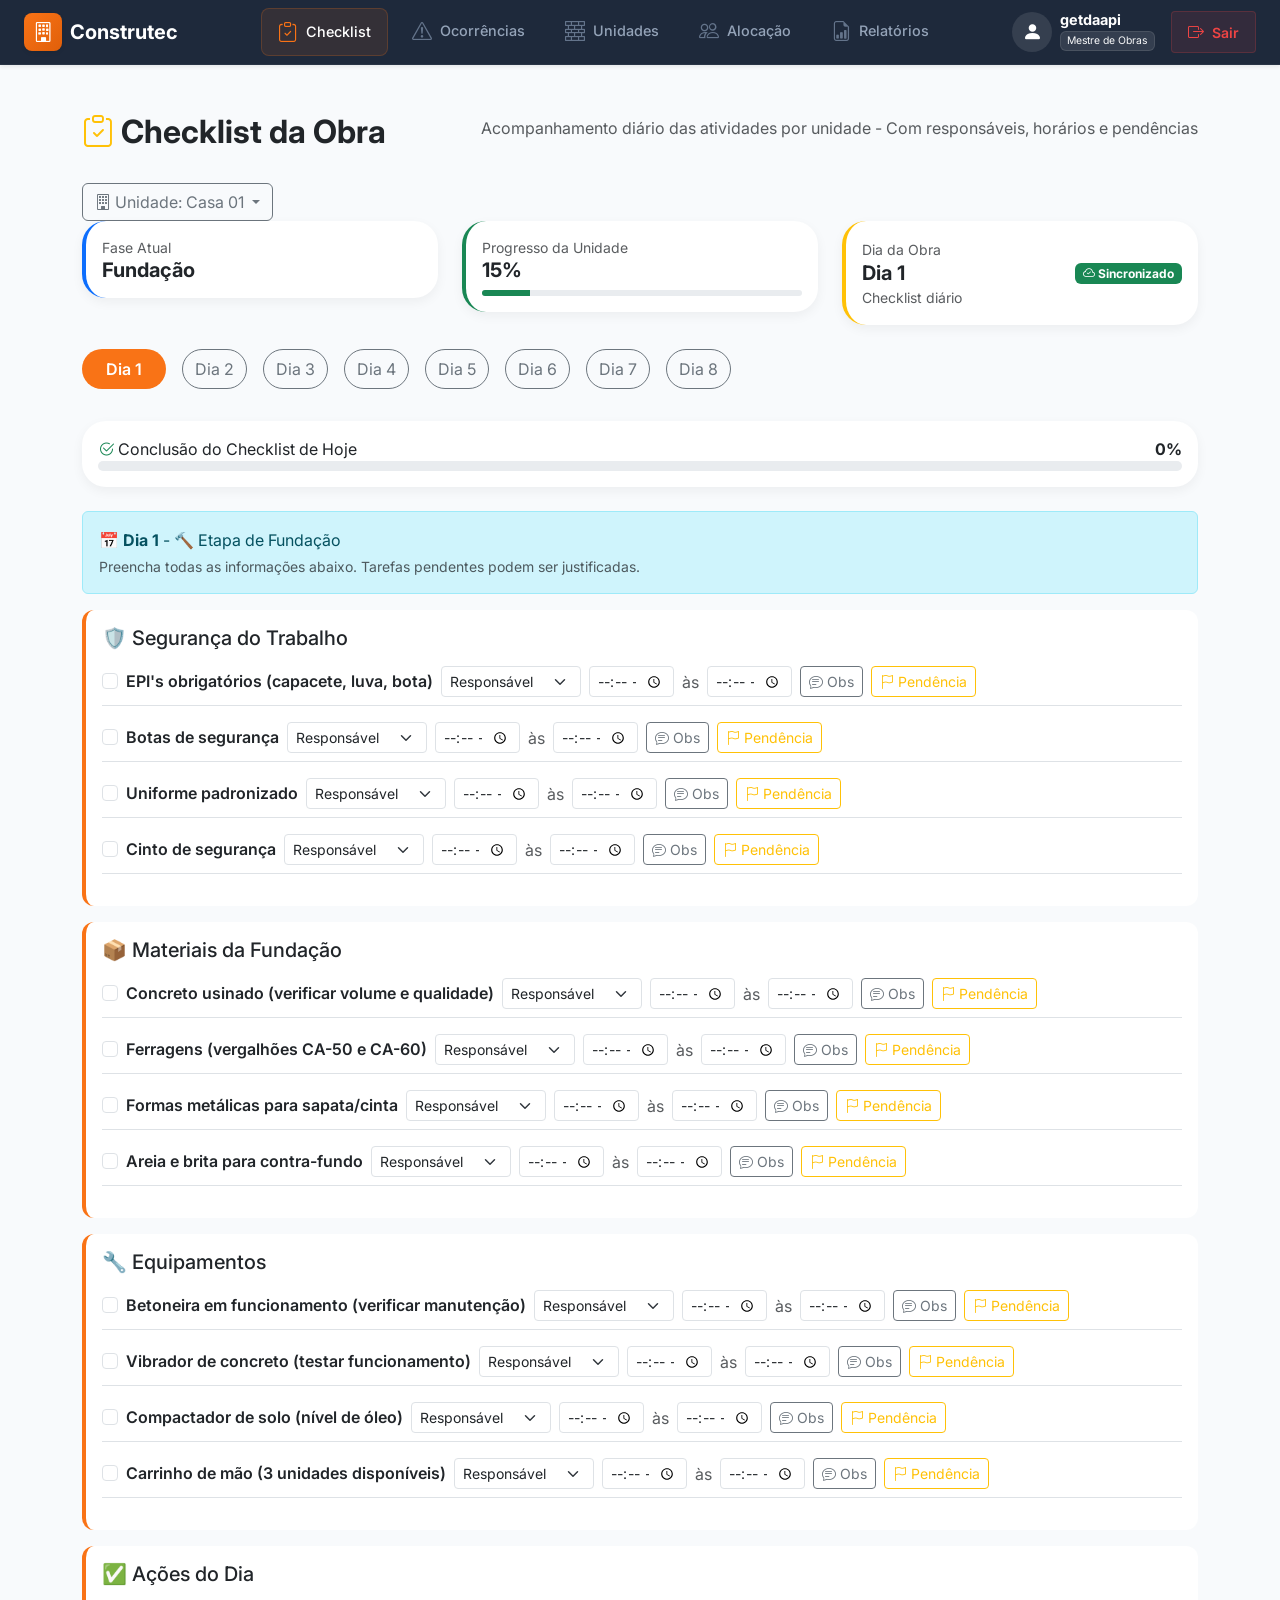
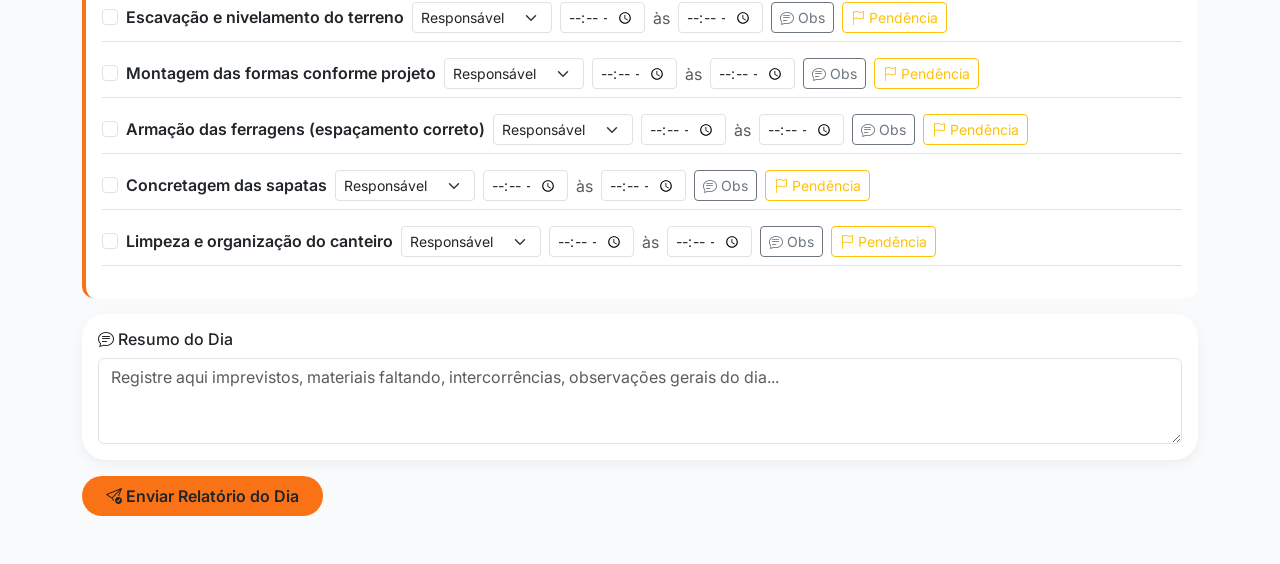
<file: pages/mestre/index.html>
﻿<!DOCTYPE html>
<html lang="pt-br">

<head>
    <meta charset="UTF-8">
    <meta name="viewport" content="width=device-width, initial-scale=1.0, user-scalable=yes">
    <title>Mestre de Obras</title>

    <link href="https://cdn.jsdelivr.net/npm/bootstrap@5.3.0-alpha1/dist/css/bootstrap.min.css" rel="stylesheet">
    <link rel="stylesheet" href="https://cdn.jsdelivr.net/npm/bootstrap-icons@1.11.3/font/bootstrap-icons.min.css">
    <link
        href="https://fonts.googleapis.com/css2?family=Inter:opsz,wght@14..32,300;14..32,400;14..32,500;14..32,600;14..32,700&display=swap"
        rel="stylesheet">

    <link rel="stylesheet" href="../../shared/styles/main.css">
    <link rel="stylesheet" href="./styles/unidades.css">
     <link rel="stylesheet" href="./styles/checklist.css">

    <script src="https://cdn.jsdelivr.net/npm/bootstrap@5.3.0-alpha1/dist/js/bootstrap.bundle.min.js"></script>
</head>

<body>
    <div id="systemScreen" class="system-container" style="display: block;">
        <div class="container-fluid p-0">
            <div class="row g-0">

                <nav class="navbar navbar-expand-lg shadow-sm sticky-top py-2"
                    style="z-index: 1050; background-color: #1E293B !important; border-bottom: 1px solid rgba(255,255,255,0.05);">
                    <div class="container-fluid px-4">

                        <a class="navbar-brand d-flex align-items-center gap-2 fw-bold" href="#">
                            <div class="text-white rounded-3 d-flex align-items-center justify-content-center shadow-sm"
                                style="width: 38px; height: 38px; background: linear-gradient(135deg, #f97316 0%, #e05f0a 100%);">
                                <i class="bi bi-building fs-5"></i>
                            </div>
                            <span class="fs-5 text-white tracking-tight">Construtec</span>
                        </a>

                        <button class="navbar-toggler border-0 shadow-none" type="button" data-bs-toggle="collapse"
                            data-bs-target="#navbarPrincipal">
                            <i class="bi bi-list fs-1 text-white"></i>
                        </button>

                        <div class="collapse navbar-collapse" id="navbarPrincipal">

                            <ul class="navbar-nav mx-auto mb-2 mb-lg-0 gap-1 gap-lg-2 mt-3 mt-lg-0" id="navMenu">
                                <li class="nav-item">
                                    <a class="nav-link menu-link active d-flex align-items-center gap-2 px-3 py-2 rounded-3"
                                        data-page="checklistPanel" href="#">
                                        <i class="bi bi-clipboard-check fs-5"></i> <span>Checklist</span>
                                    </a>
                                </li>
                                <li class="nav-item">
                                    <a class="nav-link menu-link d-flex align-items-center gap-2 px-3 py-2 rounded-3"
                                        data-page="ocorrencias" href="#">
                                        <i class="bi bi-exclamation-triangle fs-5"></i> <span>Ocorrências</span>
                                    </a>
                                </li>
                                <li class="nav-item">
                                    <a class="nav-link menu-link d-flex align-items-center gap-2 px-3 py-2 rounded-3"
                                        data-page="construcao" href="#">
                                        <i class="bi bi-bricks fs-5"></i> <span>Unidades</span>
                                    </a>
                                </li>
                                <li class="nav-item">
                                    <a class="nav-link menu-link d-flex align-items-center gap-2 px-3 py-2 rounded-3"
                                        data-page="alocacao" href="#">
                                        <i class="bi bi-people fs-5"></i> <span>Alocação</span>
                                    </a>
                                </li>
                                <li class="nav-item">
                                    <a class="nav-link menu-link d-flex align-items-center gap-2 px-3 py-2 rounded-3"
                                        data-page="relatorios" href="#">
                                        <i class="bi bi-file-earmark-bar-graph fs-5"></i> <span>Relatórios</span>
                                    </a>
                                </li>
                            </ul>

                            <div class="d-flex align-items-center gap-3 mt-3 mt-lg-0 pt-3 pt-lg-0">

                                <div class="d-flex align-items-center gap-2">
                                    <div class="rounded-circle d-flex align-items-center justify-content-center text-white"
                                        style="width: 40px; height: 40px; background-color: rgba(255,255,255,0.1);">
                                        <i class="bi bi-person-fill fs-5"></i>
                                    </div>
                                    <div class="d-flex flex-column lh-1">
                                        <span class="fw-bold text-white" id="userNameDisplay"
                                            style="font-size: 0.9rem;">getdaapi</span>
                                        <span class="badge bg-white bg-opacity-10 text-light fw-normal mt-1"
                                            id="userRoleDisplay"
                                            style="font-size: 0.65rem; border: 1px solid rgba(255,255,255,0.1);">Mestre
                                            de Obras</span>
                                    </div>
                                </div>

                                <button class="btn btn-sm d-flex align-items-center gap-2 fw-semibold px-3 py-2"
                                    id="logoutBtn" onclick="sair()"
                                    style="background-color: rgba(239, 68, 68, 0.1); color: #ef4444; border: 1px solid rgba(239, 68, 68, 0.2); transition: all 0.2s;">
                                    <i class="bi bi-box-arrow-right fs-6"></i> <span
                                        class="d-none d-lg-inline">Sair</span>
                                </button>
                            </div>

                        </div>
                    </div>
                </nav>

                <main class="container-fluid p-4" id="main-content"
                    style="background-color: #f8fafc; min-height: calc(100vh - 65px);">



                    
                    <!-- ============================================================
                         PAINEL: CHECKLIST OBRA
                         ID: #checklist | Painel inicial (active no nav-link)
                         Controlado por: nav.js → Nav(elemento, 'checklist')
                    ============================================================ -->
                    <div id="checklistPanel" class="container py-4">
                    

    <!-- CABEÇALHO COM TÍTULO E SELETOR DE UNIDADE -->
    <div class="d-flex justify-content-between align-items-center mb-4 flex-wrap">
        <h2 class="fw-bold">
          <i class="bi bi-clipboard-check text-warning"></i>
          Checklist da Obra
        </h2>
        <p class="text-muted">
          Acompanhamento diário das atividades por unidade - Com responsáveis, horários e pendências
        </p>
      </div>

      <!-- Dropdown para selecionar a unidade/obra -->
      <div class="dropdown">
        <button class="btn btn-outline-secondary dropdown-toggle" type="button" data-bs-toggle="dropdown">
          <i class="bi bi-building"></i> Unidade: <span id="unidadeChecklistLabel">Casa 01</span>
        </button>
        <ul class="dropdown-menu" id="unidadeSelectChecklist">
          <li><a class="dropdown-item" data-unidade-id="1" href="#">Casa 01 - Residencial Jardins (85% - Acabamento)</a></li>
          <li><a class="dropdown-item" data-unidade-id="2" href="#">Casa 02 - Residencial Jardins (45% - Alvenaria)</a></li>
          <li><a class="dropdown-item" data-unidade-id="3" href="#">Casa 03 - Residencial Jardins (15% - Fundação)</a></li>
        </ul>
      </div>
    </id=>

    <!-- ======================================================== -->
    <!-- CARDS DE RESUMO DA UNIDADE                               -->
    <!-- Mostram informações gerais da obra selecionada          -->
    <!-- ======================================================== -->
    <div class="row mb-4">
      <!-- Card: Fase Atual -->
      <div class="col-md-4">
        <div class="card card-dashboard p-3 border-start border-4 border-primary">
          <small class="text-muted">Fase Atual</small>
          <h5 class="fw-bold mb-0" id="faseAtualLabel">Fundação</h5>
        </div>
      </div>

      <!-- Card: Progresso da Unidade -->
      <div class="col-md-4">
        <div class="card card-dashboard p-3 border-start border-4 border-success">
          <small class="text-muted">Progresso da Unidade</small>
          <h5 class="fw-bold mb-0" id="progressoUnidadeLabel">15%</h5>
          <div class="progress mt-2" style="height: 6px;">
            <div id="progressoUnidadeBar" class="progress-bar bg-success" style="width: 15%"></div>
          </div>
        </div>
      </div>

      <!-- Card: Dia da Obra e Status de Sincronia -->
      <div class="col-md-4">
        <div class="card card-dashboard p-3 border-start border-4 border-warning">
          <div class="d-flex justify-content-between align-items-center">
            <div>
              <small class="text-muted">Dia da Obra</small>
              <h5 class="fw-bold mb-0" id="diaObraLabel">Dia 1</h5>
              <small class="text-muted">Checklist diário</small>
            </div>
            <!-- Indicador de sincronia com localStorage -->
            <span class="badge bg-success" id="statusSync">
                            <i class="bi bi-cloud-check"></i> Sincronizado
                        </span>
          </div>
        </div>
      </div>
    </div>

    <!-- ======================================================== -->
    <!-- BOTÕES DE DIAS (FIXOS DE 1 A 8)                          -->
    <!-- Permite navegar entre os dias do checklist              -->
    <!-- ======================================================== -->
    <div class="d-flex flex-wrap gap-2 mb-4" id="diasBotoes"></div>

    <!-- ======================================================== -->
    <!-- BARRA DE PROGRESSO DO CHECKLIST DO DIA                   -->
    <!-- Mostra quantas tarefas foram concluídas hoje            -->
    <!-- ======================================================== -->
    <div class="card card-dashboard p-3 mb-4">
      <div class="d-flex justify-content-between">
                <span>
                    <i class="bi bi-check2-circle text-success"></i>
                    Conclusão do Checklist de Hoje
                </span>
        <span id="progressoPercentualCheck" class="fw-bold">0%</span>
      </div>
      <div class="progress" style="height: 10px;">
        <div id="progressBarCheck" class="progress-bar progress-bar-custom" style="width: 0%"></div>
      </div>
    </div>

    <!-- ======================================================== -->
    <!-- CONTAINER DO FORMULÁRIO DO CHECKLIST                     -->
    <!-- As tarefas são geradas dinamicamente via JavaScript     -->
    <!-- ======================================================== -->
    <div id="checklistFormContainer"></div>

    <!-- ======================================================== -->
    <!-- BOTÃO PARA ENVIAR RELATÓRIO                              -->
    <!-- Gera um resumo do dia e salva no histórico              -->
    <!-- ======================================================== -->
    <div class="mt-3 d-flex gap-3">
      <button id="btnEnviarRelatorio" class="btn btn-primary-custom">
        <i class="bi bi-send-check"></i> Enviar Relatório do Dia
      </button>
    </div>
  </div>
<!-- ============================================================ -->
<!-- MODAL DE PENDÊNCIA                                           -->
<!-- Exibe um formulário para justificar quando uma tarefa       -->
<!-- não pode ser concluída no dia                               -->
<!-- ============================================================ -->
<div class="modal fade" id="pendenciaModal" tabindex="-1">
  <div class="modal-dialog">
    <div class="modal-content">
      <div class="modal-header bg-warning">
        <h5 class="modal-title">
          <i class="bi bi-exclamation-triangle"></i> Registrar Pendência
        </h5>
        <button type="button" class="btn-close" data-bs-dismiss="modal"></button>
      </div>
      <div class="modal-body">
        <p><strong>Tarefa:</strong> <span id="pendenciaTarefaNome"></span></p>
        <label class="form-label">Motivo da Pendência</label>
        <select id="pendenciaMotivo" class="form-select mb-3">
          <option value="Aguardando material">Aguardando material</option>
          <option value="Chuva/condições climáticas">Chuva/condições climáticas</option>
          <option value="Falta de equipe">Falta de equipe</option>
          <option value="Equipamento quebrado">Equipamento quebrado</option>
          <option value="Replanejamento da obra">Replanejamento da obra</option>
          <option value="Outros">Outros</option>
        </select>
        <label class="form-label">Observações adicionais</label>
        <textarea id="pendenciaObs" rows="3" class="form-control" placeholder="Detalhe o motivo..."></textarea>
      </div>
      <div class="modal-footer">
        <button class="btn btn-secondary" data-bs-dismiss="modal">Cancelar</button>
        <button class="btn btn-warning" id="confirmarPendenciaBtn">
          <i class="bi bi-flag"></i> Registrar Pendência
        </button>
        </div>
    </div>
  </div>
</div>



                    <!-- ============================================================
                         PAINEL: OCORRÊNCIAS
                         ID: #ocorrencias | Oculto por padrão
                         Controlado por: nav.js → Nav(elemento, 'ocorrencias')
                    ============================================================ -->
                    <div id="ocorrencias" class="p-4">
                        <div class="d-flex justify-content-between align-items-center mb-4">
                            <div>
                                <h3 class="fw-bold mb-0 text-dark"><i
                                        class="bi bi-exclamation-triangle text-danger me-2"></i> Ocorrências e Falhas
                                </h3>
                                <p class="text-muted mb-0">Gerencie os registros de problemas nas unidades da obra.</p>
                            </div>
                            <button class="btn btn-primary-custom" data-bs-toggle="modal"
                                data-bs-target="#novaOcorrenciaModal">
                                <i class="bi bi-plus-lg"></i> Registrar Ocorrência
                            </button>
                        </div>

                        <div class="card-dashboard bg-white p-3 mb-4">
                            <div class="row g-3">
                                <div class="col-md-4">
                                    <label class="form-label small text-muted">Filtrar por Unidade</label>
                                    <select class="form-select" id="filtroOcorrenciaUnidade">
                                        <option value="">Todas as Unidades</option>
                                    </select>
                                </div>
                                <div class="col-md-4">
                                    <label class="form-label small text-muted">Filtrar por Status</label>
                                    <select class="form-select" id="filtroOcorrenciaStatus">
                                        <option value="">Todos os Status</option>
                                        <option value="ABERTA">Aberta</option>
                                        <option value="EM_ANALISE">Em Análise</option>
                                        <option value="RESOLVIDA">Resolvida</option>
                                    </select>
                                </div>
                                <div class="col-md-4 d-flex align-items-end">
                                    <button class="btn btn-outline-secondary w-100" id="btnFiltrarOcorrencias">
                                        <i class="bi bi-search"></i> Filtrar
                                    </button>
                                </div>
                            </div>
                        </div>

                        <div class="card-dashboard bg-white p-4">
                            <div class="table-responsive">
                                <table class="table table-hover align-middle custom-table">
                                    <thead class="table-light">
                                        <tr>
                                            <th>ID</th>
                                            <th>Unidade</th>
                                            <th>Etapa</th>
                                            <th>Data Identificação</th>
                                            <th>Status</th>
                                            <th class="text-end">Ações</th>
                                        </tr>
                                    </thead>
                                    <tbody id="tabelaOcorrenciasBody">
                                        <tr>
                                            <td class="text-muted fw-semibold"># [ID_OCORRENCIA]</td>
                                            <td>[NOME DA UNIDADE]</td>
                                            <td><span class="badge bg-light text-dark border">[NOME DA ETAPA]</span>
                                            </td>
                                            <td>[DATA_FORMATADA]</td>
                                            <td>
                                                <span class="badge status-badge status-aberta">[STATUS]</span>
                                            </td>
                                            <td class="text-end">
                                                <button class="btn btn-sm btn-outline-secondary" title="Ver Detalhes">
                                                    <i class="bi bi-eye"></i>
                                                </button>
                                                <button class="btn btn-sm btn-outline-primary" title="Editar Status">
                                                    <i class="bi bi-pencil"></i>
                                                </button>
                                            </td>
                                        </tr>
                                    </tbody>
                                </table>
                            </div>
                        </div>
                    </div>

                    <div class="modal fade" id="novaOcorrenciaModal" tabindex="-1" aria-hidden="true">
                        <div class="modal-dialog modal-dialog-centered">
                            <div class="modal-content card-dashboard">
                                <div class="modal-header border-0 pb-0">
                                    <h5 class="modal-title fw-bold"><i
                                            class="bi bi-exclamation-triangle text-danger"></i> Registrar Nova
                                        Ocorrência</h5>
                                    <button type="button" class="btn-close" data-bs-dismiss="modal"
                                        aria-label="Close"></button>
                                </div>
                                <div class="modal-body">
                                    <form id="formNovaOcorrencia">

                                        <div class="mb-3">
                                            <label class="form-label">Unidade Afetada <span
                                                    class="text-danger">*</span></label>
                                            <select class="form-select" id="ocorrenciaUnidade" required>
                                                <option value="">Selecione a Unidade...</option>
                                            </select>
                                        </div>

                                        <div class="mb-3">
                                            <label class="form-label">Etapa do Problema <span
                                                    class="text-danger">*</span></label>
                                            <select class="form-select" id="ocorrenciaEtapa" required>
                                                <option value="">Selecione a Etapa atual...</option>
                                            </select>
                                            <div class="form-text">Refere-se ao campo id_etapa do banco.</div>
                                        </div>

                                        <div class="row mb-3">
                                            <div class="col-md-6">
                                                <label class="form-label">Data de Identificação <span
                                                        class="text-danger">*</span></label>
                                                <input type="date" class="form-control" id="ocorrenciaData" required>
                                            </div>
                                            <div class="col-md-6">
                                                <label class="form-label">Status Inicial <span
                                                        class="text-danger">*</span></label>
                                                <select class="form-select" id="ocorrenciaStatus" required>
                                                    <option value="ABERTA" selected>Aberta</option>
                                                    <option value="EM_ANALISE">Em Análise</option>
                                                </select>
                                            </div>
                                        </div>

                                        <div class="mb-3">
                                            <label class="form-label">Descrição da Falha <span
                                                    class="text-danger">*</span></label>
                                            <textarea class="form-control" id="ocorrenciaDescricao" rows="4"
                                                placeholder="Descreva o problema encontrado com detalhes..."
                                                required></textarea>
                                        </div>

                                    </form>
                                </div>
                                <div class="modal-footer border-0 pt-0">
                                    <button type="button" class="btn btn-light rounded-pill px-4"
                                        data-bs-dismiss="modal">Cancelar</button>
                                    <button type="button" class="btn btn-primary-custom px-4" id="btnSalvarOcorrencia">
                                        <i class="bi bi-save"></i> Salvar Registro
                                    </button>
                                </div>
                            </div>
                        </div>
                    </div>





                    <!-- ============================================================
                         PAINEL: CONSTRUÇÃO
                         ID: #construcao | Oculto por padrão
                         Controlado por: nav.js → Nav(elemento, 'construcao')
                    ============================================================ -->
                    <div id="construcao" class="p-4">
                        <div class="unidades-module" id="unidadesModule">
                            <!-- =========================================
             TELA: GRID DE UNIDADES
        ========================================== -->
                            <section id="unidadesGridScreen" class="unidades-screen">
                                <div class="d-flex justify-content-between align-items-start flex-wrap gap-3 mb-4">
                                    <div>
                                        <h2 class="fw-bold mb-1">
                                            <i class="bi bi-bricks text-warning"></i>
                                            Unidades da obra
                                        </h2>
                                        <p class="text-muted mb-0" id="obraContexto">
                                            Etapa atual: <span data-field="obra-etapa-atual">-</span> |
                                            Encarregado geral: <span data-field="obra-encarregado-geral">-</span>
                                        </p>
                                    </div>
                                </div>

                                <div class="card card-dashboard border-0 shadow-sm mb-4">
                                    <div class="card-body">
                                        <div class="row g-3 align-items-end">
                                            <div class="col-12 col-md-6 col-lg-3">
                                                <label for="filterBuscaUnidade"
                                                    class="form-label fw-semibold">Casa</label>
                                                <input type="text" class="form-control" id="filterBuscaUnidade"
                                                    placeholder="Buscar por número da casa">
                                            </div>

                                            <div class="col-12 col-md-6 col-lg-2">
                                                <label for="filterEtapaUnidade"
                                                    class="form-label fw-semibold">Etapa</label>
                                                <select class="form-select" id="filterEtapaUnidade">
                                                    <option value="">Todas</option>
                                                </select>
                                            </div>

                                            <div class="col-12 col-md-6 col-lg-2">
                                                <label for="filterStatusUnidade"
                                                    class="form-label fw-semibold">Status</label>
                                                <select class="form-select" id="filterStatusUnidade">
                                                    <option value="">Todos</option>
                                                </select>
                                            </div>

                                            <div class="col-12 col-md-6 col-lg-3">
                                                <label for="filterLiderUnidade"
                                                    class="form-label fw-semibold">Líder</label>
                                                <select class="form-select" id="filterLiderUnidade">
                                                    <option value="">Todos</option>
                                                </select>
                                            </div>

                                            <div class="col-12 col-lg-2">
                                                <div class="d-flex gap-2">
                                                    <button class="btn btn-primary-custom text-white flex-fill"
                                                        id="btnFiltrarUnidades" type="button">
                                                        Filtrar
                                                    </button>
                                                    <button class="btn btn-outline-secondary flex-fill"
                                                        id="btnLimparFiltrosUnidades" type="button">
                                                        Limpar
                                                    </button>
                                                </div>
                                            </div>
                                        </div>
                                    </div>
                                </div>

                                <!-- GRID PARA RECEBER CARDS VIA RENDER -->
                                <div id="unidadesGrid" class="modern-grid">
                                    <!-- render da API -->
                                </div>
                            </section>

                            <!-- =========================================
             TELA: DETALHE DA UNIDADE
        ========================================== -->
                            <section id="unidadesDetailScreen" class="unidades-screen d-none">
                                <div class="card card-dashboard border-0 shadow-sm mb-4">
                                    <div class="card-body">
                                        <div class="d-flex flex-wrap align-items-center gap-3">
                                            <button class="btn btn-outline-secondary btn-sm" id="btnVoltarGrid"
                                                type="button">
                                                <i class="bi bi-arrow-left"></i>
                                                Voltar
                                            </button>

                                            <div class="detail-topbar-meta">
                                                <span class="detail-topbar-title fw-bold" id="detailCasaTitulo">Casa
                                                    -</span>
                                                <span class="detail-topbar-divider">|</span>
                                                <span class="text-muted" id="detailCasaEtapa">Etapa: -</span>
                                                <span class="detail-topbar-divider">|</span>
                                                <span class="text-muted" id="detailCasaLider">Líder: -</span>
                                            </div>
                                        </div>
                                    </div>
                                </div>

                                <div class="card card-dashboard border-0 shadow-sm mb-4">
                                    <div class="card-body py-3">
                                        <div class="d-flex flex-wrap gap-2" id="detailTabsNav">
                                            <button class="btn unidade-tab-btn active" type="button"
                                                data-tab="visao-geral">Visão geral</button>
                                            <button class="btn unidade-tab-btn" type="button"
                                                data-tab="ocorrencias">Ocorrências</button>
                                            <button class="btn unidade-tab-btn" type="button"
                                                data-tab="solicitacoes">Solicitações</button>
                                            <button class="btn unidade-tab-btn" type="button"
                                                data-tab="equipe">Equipe</button>
                                        </div>
                                    </div>
                                </div>

                                <div id="unidadeFeedbackArea" class="mb-3"></div>

                                <!-- A ABA ATIVA SERÁ RENDERIZADA AQUI -->
                                <div id="detailBodyContent"></div>
                            </section>
                        </div>

                        <!-- =========================================
         MODAL DE CANCELAMENTO
    ========================================== -->
                        <div class="modal fade" id="cancelarRegistroModal" tabindex="-1"
                            aria-labelledby="cancelarRegistroModalLabel" aria-hidden="true">
                            <div class="modal-dialog modal-dialog-centered">
                                <div class="modal-content border-0 shadow">
                                    <div class="modal-header">
                                        <h5 class="modal-title" id="cancelarRegistroModalLabel">Confirmar cancelamento
                                        </h5>
                                        <button type="button" class="btn-close" data-bs-dismiss="modal"
                                            aria-label="Fechar"></button>
                                    </div>
                                    <div class="modal-body">
                                        Deseja realmente cancelar este registro? Os dados preenchidos serão descartados.
                                    </div>
                                    <div class="modal-footer">
                                        <button type="button" class="btn btn-outline-secondary"
                                            data-bs-dismiss="modal">Voltar</button>
                                        <button type="button" class="btn btn-danger"
                                            id="confirmarCancelamentoRegistro">Confirmar</button>
                                    </div>
                                </div>
                            </div>
                        </div>

                        <!-- =========================================
                                TEMPLATES INTERNOS PARA RENDER
                            ========================================== -->
                        <div id="unidadesTemplates">

                            <!-- TEMPLATE: CARD DO GRID -->
                            <template id="template-unidade-card">
                                <div class="modern-card unidade-card" data-unit-id="">
                                    <div class="modern-card-header">
                                        <div>
                                            <div class="unidade-numero" data-field="numero-casa">Casa -</div>
                                            <p class="modern-card-subtitle mb-0" data-field="rua-unidade">-</p>
                                        </div>

                                        <span class="badge modern-card-badge" data-field="status-unidade">-</span>
                                    </div>

                                    <div class="unidade-resumo-list">
                                        <div class="unidade-resumo-item">
                                            <span class="unidade-meta-label">Etapa</span>
                                            <span class="unidade-meta-value" data-field="etapa-unidade">-</span>
                                        </div>

                                        <div class="unidade-resumo-item">
                                            <span class="unidade-meta-label">Líder</span>
                                            <span class="unidade-meta-value" data-field="lider-unidade">-</span>
                                        </div>

                                        <div class="unidade-resumo-item">
                                            <span class="unidade-meta-label">Equipe</span>
                                            <span class="unidade-meta-value" data-field="resumo-equipe-unidade">-</span>
                                        </div>
                                    </div>

                                    <div class="mt-3">
                                        <div class="modern-card-stats">
                                            <span>Avanço</span>
                                            <span data-field="progresso-unidade">0%</span>
                                        </div>

                                        <div class="modern-progress-bg">
                                            <div class="modern-progress-bar" data-field="progresso-barra"
                                                style="width: 0%;"></div>
                                        </div>
                                    </div>

                                    <div class="d-flex justify-content-between gap-2 mt-3 flex-wrap">
                                        <span class="badge text-bg-light border">
                                            Ocorrências abertas:
                                            <span data-field="ocorrencias-abertas">0</span>
                                        </span>

                                        <span class="badge text-bg-light border">
                                            Solicitações abertas:
                                            <span data-field="solicitacoes-abertas">0</span>
                                        </span>
                                    </div>

                                    <div class="unidade-card-actions mt-3">
                                        <button class="btn btn-primary-custom text-white btn-sm btn-open-unit"
                                            type="button" data-action="abrir-detalhe">
                                            Ver detalhes
                                        </button>
                                    </div>
                                </div>
                            </template>

                            <!-- TEMPLATE: EMPTY STATE DO GRID -->
                            <template id="template-unidades-empty-state">
                                <div class="empty-state-box">
                                    <i class="bi bi-search fs-1 d-block mb-3"></i>
                                    <h5 class="fw-bold mb-2">Nenhuma unidade encontrada</h5>
                                    <p class="mb-0">Ajuste os filtros para visualizar outras unidades.</p>
                                </div>
                            </template>

                            <!-- TEMPLATE: ABA VISÃO GERAL -->
                            <template id="template-unidades-visao-geral">
                                <div class="unidade-tab-panel" id="tab-visao-geral">
                                    <div class="row g-4">
                                        <div class="col-12">
                                            <div class="info-card p-4">
                                                <h3 class="unidade-section-title">Informações gerais da unidade</h3>

                                                <div class="info-grid">
                                                    <div class="info-grid-item">
                                                        <span class="info-grid-item-label">Casa</span>
                                                        <span class="info-grid-item-value"
                                                            data-field="unidade-casa">-</span>
                                                    </div>

                                                    <div class="info-grid-item">
                                                        <span class="info-grid-item-label">Etapa atual</span>
                                                        <span class="info-grid-item-value"
                                                            data-field="unidade-etapa">-</span>
                                                    </div>

                                                    <div class="info-grid-item">
                                                        <span class="info-grid-item-label">Líder</span>
                                                        <span class="info-grid-item-value"
                                                            data-field="unidade-lider">-</span>
                                                    </div>

                                                    <div class="info-grid-item">
                                                        <span class="info-grid-item-label">Rua / localização</span>
                                                        <span class="info-grid-item-value"
                                                            data-field="unidade-rua">-</span>
                                                    </div>

                                                    <div class="info-grid-item">
                                                        <span class="info-grid-item-label">Data de início</span>
                                                        <span class="info-grid-item-value"
                                                            data-field="unidade-data-inicio">-</span>
                                                    </div>

                                                    <div class="info-grid-item">
                                                        <span class="info-grid-item-label">Status operacional</span>
                                                        <span class="info-grid-item-value"
                                                            data-field="unidade-status">-</span>
                                                    </div>

                                                    <div class="info-grid-item">
                                                        <span class="info-grid-item-label">Resumo da equipe</span>
                                                        <span class="info-grid-item-value"
                                                            data-field="unidade-resumo-equipe">-</span>
                                                    </div>

                                                    <div class="info-grid-item">
                                                        <span class="info-grid-item-label">Avanço resumido</span>
                                                        <span class="info-grid-item-value"
                                                            data-field="unidade-avanco">-</span>
                                                    </div>
                                                </div>
                                            </div>
                                        </div>

                                        <div class="col-12 col-xl-6">
                                            <div class="quick-list-card p-4 h-100">
                                                <h3 class="unidade-section-title">Ocorrências recentes</h3>
                                                <div id="overviewOcorrenciasRecentes" class="quick-list">
                                                    <!-- render da API -->
                                                </div>
                                            </div>
                                        </div>

                                        <div class="col-12 col-xl-6">
                                            <div class="quick-list-card p-4 h-100">
                                                <h3 class="unidade-section-title">Solicitações recentes</h3>
                                                <div id="overviewSolicitacoesRecentes" class="quick-list">
                                                    <!-- render da API -->
                                                </div>
                                            </div>
                                        </div>

                                        <div class="col-12">
                                            <div class="quick-list-card p-4">
                                                <h3 class="unidade-section-title">Histórico rápido</h3>
                                                <div id="overviewHistoricoRapido" class="quick-history-list">
                                                    <!-- render da API -->
                                                </div>
                                            </div>
                                        </div>
                                    </div>
                                </div>
                            </template>

                            <!-- TEMPLATE: ITEM DE LISTA RÁPIDA -->
                            <template id="template-quick-list-item">
                                <div class="quick-list-item">
                                    <div class="quick-list-item-header">
                                        <span class="quick-list-item-title" data-field="quick-item-codigo">#-</span>
                                        <span class="badge border" data-field="quick-item-status">-</span>
                                    </div>

                                    <p class="quick-list-item-text mb-2" data-field="quick-item-titulo">-</p>
                                    <small class="text-muted" data-field="quick-item-data">-</small>
                                </div>
                            </template>

                            <!-- TEMPLATE: ITEM DE HISTÓRICO -->
                            <template id="template-quick-history-item">
                                <div class="quick-history-item">
                                    <span class="quick-history-dot"></span>
                                    <div class="quick-history-content">
                                        <div class="fw-semibold" data-field="historico-texto">-</div>
                                        <div class="text-muted small mt-1" data-field="historico-data">-</div>
                                    </div>
                                </div>
                            </template>

                            <!-- TEMPLATE: EMPTY STATE DE LISTAS -->
                            <template id="template-empty-list-state">
                                <div class="empty-state-box">
                                    <p class="mb-0" data-field="empty-message">Nenhum item encontrado.</p>
                                </div>
                            </template>

                            <!-- TEMPLATE: ABA OCORRÊNCIAS -->
                            <template id="template-unidades-ocorrencias">
                                <div class="unidade-tab-panel" id="tab-ocorrencias">
                                    <div class="unidade-content-grid">
                                        <div class="table-block-card p-4">
                                            <div class="table-block-header">
                                                <div>
                                                    <h3 class="unidade-section-title mb-1">Ocorrências da unidade</h3>
                                                    <p class="text-muted mb-0">Acompanhe e filtre as ocorrências da casa
                                                        selecionada.</p>
                                                </div>

                                                <button class="btn btn-primary-custom text-white" id="btnNovaOcorrencia"
                                                    type="button">
                                                    Nova ocorrência
                                                </button>
                                            </div>

                                            <div class="record-table-panel" id="ocorrenciasTablePanel">
                                                <div class="table-block-toolbar">
                                                    <div class="form-inline-filters">
                                                        <div>
                                                            <label class="form-label fw-semibold">Status</label>
                                                            <select class="form-select" id="ocorrenciaStatusFilter">
                                                                <option value="">Todos</option>
                                                            </select>
                                                        </div>

                                                        <div>
                                                            <label class="form-label fw-semibold">Código da
                                                                ocorrência</label>
                                                            <input type="text" class="form-control"
                                                                id="ocorrenciaCodigoFilter"
                                                                placeholder="Digite o código">
                                                        </div>

                                                        <div>
                                                            <label class="form-label fw-semibold">Data</label>
                                                            <input type="date" class="form-control"
                                                                id="ocorrenciaDataFilter">
                                                        </div>

                                                        <div class="d-flex align-items-end">
                                                            <button class="btn btn-outline-secondary w-100"
                                                                id="btnFiltrarOcorrencias" type="button">
                                                                Filtrar
                                                            </button>
                                                        </div>
                                                    </div>
                                                </div>

                                                <div class="record-table-wrap">
                                                    <table class="table custom-table align-middle mb-0">
                                                        <thead>
                                                            <tr>
                                                                <th>Ocorrência</th>
                                                                <th>Título</th>
                                                                <th>Status</th>
                                                                <th>Data</th>
                                                                <th>Descrição</th>
                                                            </tr>
                                                        </thead>
                                                        <tbody id="ocorrenciasTableBody">
                                                            <!-- render da API -->
                                                        </tbody>
                                                    </table>
                                                </div>
                                            </div>

                                            <div class="record-form-panel" id="ocorrenciasFormPanel">
                                                <div class="mb-4">
                                                    <h4 class="fw-bold mb-1">Nova ocorrência</h4>
                                                    <p class="text-muted mb-0">Formulário preparado para integração
                                                        posterior com backend.</p>
                                                </div>

                                                <form id="novaOcorrenciaForm">
                                                    <div class="row g-3">
                                                        <div class="col-12 col-md-3">
                                                            <label class="form-label fw-semibold">Data</label>
                                                            <input type="date" class="form-control" name="data">
                                                        </div>

                                                        <div class="col-12 col-md-3">
                                                            <label class="form-label fw-semibold">Status</label>
                                                            <select class="form-select" name="status">
                                                                <option value="aberta">Aberta</option>
                                                                <option value="analise">Em análise</option>
                                                            </select>
                                                        </div>

                                                        <div class="col-12">
                                                            <label class="form-label fw-semibold">Descrição</label>
                                                            <textarea class="form-control" name="descricao"
                                                                rows="4"></textarea>
                                                        </div>
                                                    </div>

                                                    <div class="d-flex justify-content-end gap-2 mt-4 flex-wrap">
                                                        <button type="button" class="btn btn-outline-secondary"
                                                            id="btnCancelarNovaOcorrencia">
                                                            Cancelar
                                                        </button>
                                                        <button type="submit" class="btn btn-primary-custom text-white">
                                                            Salvar
                                                        </button>
                                                    </div>
                                                </form>
                                            </div>
                                        </div>

                                        <aside class="side-queue-card p-4">
                                            <h3 class="unidade-section-title">Fila de ocorrências abertas</h3>
                                            <div id="ocorrenciasQueueList" class="queue-list">
                                                <!-- render da API -->
                                            </div>
                                        </aside>
                                    </div>
                                </div>
                            </template>

                            <!-- TEMPLATE: ABA SOLICITAÇÕES -->
                            <template id="template-unidades-solicitacoes">
                                <div class="unidade-tab-panel" id="tab-solicitacoes">
                                    <div class="unidade-content-grid">
                                        <div class="table-block-card p-4">
                                            <div class="table-block-header">
                                                <div>
                                                    <h3 class="unidade-section-title mb-1">Solicitações da unidade</h3>
                                                    <p class="text-muted mb-0">Acompanhe e filtre as solicitações de
                                                        materiais da casa.</p>
                                                </div>

                                                <button class="btn btn-primary-custom text-white"
                                                    id="btnNovaSolicitacao" type="button">
                                                    Nova solicitação
                                                </button>
                                            </div>

                                            <div class="record-table-panel" id="solicitacoesTablePanel">
                                                <div class="table-block-toolbar">
                                                    <div class="form-inline-filters">
                                                        <div>
                                                            <label class="form-label fw-semibold">Status</label>
                                                            <select class="form-select" id="solicitacaoStatusFilter">
                                                                <option value="">Todos</option>
                                                            </select>
                                                        </div>

                                                        <div>
                                                            <label class="form-label fw-semibold">Código da
                                                                solicitação</label>
                                                            <input type="text" class="form-control"
                                                                id="solicitacaoCodigoFilter"
                                                                placeholder="Digite o código">
                                                        </div>

                                                        <div>
                                                            <label class="form-label fw-semibold">Data</label>
                                                            <input type="date" class="form-control"
                                                                id="solicitacaoDataFilter">
                                                        </div>

                                                        <div class="d-flex align-items-end">
                                                            <button class="btn btn-outline-secondary w-100"
                                                                id="btnFiltrarSolicitacoes" type="button">
                                                                Filtrar
                                                            </button>
                                                        </div>
                                                    </div>
                                                </div>

                                                <div class="record-table-wrap">
                                                    <table class="table custom-table align-middle mb-0">
                                                        <thead>
                                                            <tr>
                                                                <th>Solicitação</th>
                                                                <th>Título</th>
                                                                <th>Status</th>
                                                                <th>Data</th>
                                                                <th>Descrição</th>
                                                            </tr>
                                                        </thead>
                                                        <tbody id="solicitacoesTableBody">
                                                            <!-- render da API -->
                                                        </tbody>
                                                    </table>
                                                </div>
                                            </div>

                                            <div class="record-form-panel" id="solicitacoesFormPanel">
                                                <div class="mb-4">
                                                    <h4 class="fw-bold mb-1">Nova solicitação</h4>
                                                    <p class="text-muted mb-0">Formulário preparado para integração
                                                        posterior com backend.</p>
                                                </div>

                                                <form id="novaSolicitacaoForm">
                                                    <div class="row g-3">
                                                        <div class="col-12 col-md-6">
                                                            <label class="form-label fw-semibold">Material</label>
                                                            <select class="form-select" name="id_armazem" required>
                                                                <option value="">Selecione o material</option>
                                                            </select>
                                                        </div>

                                                        <div class="col-12 col-md-6">
                                                            <label class="form-label fw-semibold">Solicitante</label>
                                                            <select class="form-select" name="id_colaborador" required>
                                                                <option value="">Selecione o solicitante</option>
                                                            </select>
                                                        </div>

                                                        <div class="col-12 col-md-3">
                                                            <label class="form-label fw-semibold">Quantidade</label>
                                                            <input type="number" class="form-control" name="quantidade"
                                                                min="1" required>
                                                        </div>

                                                        <div class="col-12 col-md-3">
                                                            <label class="form-label fw-semibold">Status</label>
                                                            <select class="form-select" name="status" required>
                                                                <option value="PENDENTE" selected>Pendente</option>
                                                                <option value="EM ANÁLISE">Em análise</option>
                                                            </select>
                                                        </div>

                                                        <div class="col-12 col-md-6">
                                                            <label class="form-label fw-semibold">Observação</label>
                                                            <input type="text" class="form-control"
                                                                value="Gerado automaticamente" disabled>
                                                        </div>

                                                        <div class="col-12">
                                                            <label class="form-label fw-semibold">Justificativa</label>
                                                            <textarea class="form-control" name="descricao" rows="4"
                                                                placeholder="Descreva o motivo da solicitação"
                                                                required></textarea>
                                                        </div>
                                                    </div>

                                                    <div class="d-flex justify-content-end gap-2 mt-4 flex-wrap">
                                                        <button type="button" class="btn btn-outline-secondary"
                                                            id="btnCancelarNovaSolicitacao">
                                                            Cancelar
                                                        </button>
                                                        <button type="submit" class="btn btn-primary-custom text-white">
                                                            Salvar
                                                        </button>
                                                    </div>
                                                </form>
                                            </div>
                                        </div>

                                        <aside class="side-queue-card p-4">
                                            <h3 class="unidade-section-title">Fila de solicitações abertas</h3>
                                            <div id="solicitacoesQueueList" class="queue-list">
                                                <!-- render da API -->
                                            </div>
                                        </aside>
                                    </div>
                                </div>
                            </template>

                            <!-- TEMPLATE: LINHA DA TABELA DE OCORRÊNCIAS -->
                            <template id="template-ocorrencia-table-row">
                                <tr>
                                    <td class="fw-semibold" data-field="ocorrencia-codigo">#-</td>
                                    <td data-field="ocorrencia-titulo">-</td>
                                    <td data-field="ocorrencia-status-cell">-</td>
                                    <td data-field="ocorrencia-data">-</td>
                                    <td data-field="ocorrencia-descricao">-</td>
                                </tr>
                            </template>

                            <!-- TEMPLATE: LINHA DA TABELA DE SOLICITAÇÕES -->
                            <template id="template-solicitacao-table-row">
                                <tr>
                                    <td class="fw-semibold" data-field="solicitacao-codigo">#-</td>
                                    <td data-field="solicitacao-titulo">-</td>
                                    <td data-field="solicitacao-status-cell">-</td>
                                    <td data-field="solicitacao-data">-</td>
                                    <td data-field="solicitacao-descricao">-</td>
                                </tr>
                            </template>

                            <!-- TEMPLATE: CARD DA FILA LATERAL -->
                            <template id="template-queue-card">
                                <div class="queue-card">
                                    <div class="queue-code" data-field="queue-codigo">#-</div>
                                    <button class="btn btn-outline-secondary btn-sm w-100" type="button"
                                        data-action="exibir-detalhes">
                                        Exibir detalhes
                                    </button>
                                </div>
                            </template>

                            <!-- TEMPLATE: ABA EQUIPE -->
                            <template id="template-unidades-equipe">
                                <div class="unidade-tab-panel" id="tab-equipe">
                                    <div class="team-card p-4">
                                        <div class="team-toolbar">
                                            <div>
                                                <h3 class="unidade-section-title mb-1">Equipe da unidade</h3>
                                                <p class="text-muted mb-0">
                                                    Visualize e gerencie apenas a equipe atual vinculada a esta unidade.
                                                </p>
                                            </div>

                                            <button class="btn btn-primary-custom text-white"
                                                id="btnAlocarTrabalhadores" type="button">
                                                Alocar trabalhadores
                                            </button>
                                        </div>

                                        <div class="team-filters mb-4">
                                            <div>
                                                <label class="form-label fw-semibold">Função</label>
                                                <select class="form-select" id="teamFuncaoFilter">
                                                    <option value="">Todas</option>
                                                </select>
                                            </div>

                                            <div>
                                                <label class="form-label fw-semibold">Pesquisar por nome</label>
                                                <input type="text" class="form-control" id="teamNomeFilter"
                                                    placeholder="Digite o nome">
                                            </div>

                                            <div>
                                                <label class="form-label fw-semibold">Status</label>
                                                <select class="form-select" id="teamStatusFilter">
                                                    <option value="">Todos</option>
                                                    <option value="alocado">Alocado</option>
                                                </select>
                                            </div>
                                        </div>

                                        <div id="teamList" class="team-list">
                                            <!-- render da API -->
                                        </div>
                                    </div>
                                </div>
                            </template>

                            <!-- TEMPLATE: CARD DE MEMBRO DA EQUIPE -->
                            <template id="template-team-member-card">
                                <div class="team-member-card">
                                    <div class="team-member-header">
                                        <div>
                                            <div class="team-member-name" data-field="team-member-name">-</div>
                                            <div class="team-member-role" data-field="team-member-role">-</div>
                                        </div>

                                        <div class="team-member-actions">
                                            <button class="btn btn-outline-danger btn-sm" type="button"
                                                data-action="retirar-trabalhador">
                                                Retirar
                                            </button>
                                        </div>
                                    </div>
                                </div>
                            </template>

                            <!-- TEMPLATE: BADGE DE STATUS -->
                            <template id="template-status-badge">
                                <span class="badge status-badge"></span>
                            </template>
                        </div>
                    </div>


                    <!-- ============================================================
                         PAINEL: ALOCAÇÃO DE COLABORADORES
                         ID: #alocacao | Oculto por padrão
                         Controlado por: nav.js → Nav(elemento, 'alocacao')
                    ============================================================ -->
                    <div id="alocacao" class="p-4">
                        <div class="d-flex justify-content-between align-items-center mb-4">
                            <div>
                                <h2 class="fw-bold"><i class="bi bi-hard-hat text-warning"></i> Gestão da Equipe na Obra
                                </h2>
                                <p class="text-muted">Controle de presença e distribuição de tarefas do seu canteiro</p>
                            </div>
                            <div class="bg-light border rounded p-2 px-3 shadow-sm">
                                <i class="bi bi-geo-alt-fill text-danger"></i> <span class="text-muted">Canteiro
                                    Atual:</span> <span class="fw-bold ms-1">Obra Alpha - Centro</span>
                            </div>
                        </div>

                        <div class="row mb-4">
                            <div class="col-md-3">
                                <div
                                    class="card card-dashboard p-3 border-0 shadow-sm border-start border-4 border-primary">
                                    <div class="d-flex justify-content-between align-items-center">
                                        <div>
                                            <small class="text-muted">Total da Equipe</small>
                                            <h3 class="fw-bold mb-0" id="totalEquipe">45</h3>
                                        </div>
                                        <i class="bi bi-people-fill fs-2 text-primary opacity-50"></i>
                                    </div>
                                </div>
                            </div>
                            <div class="col-md-3">
                                <div
                                    class="card card-dashboard p-3 border-0 shadow-sm border-start border-4 border-success">
                                    <div class="d-flex justify-content-between align-items-center">
                                        <div>
                                            <small class="text-muted">Em Atividade</small>
                                            <h3 class="fw-bold text-success mb-0" id="funcionariosAtivos">38</h3>
                                        </div>
                                        <i class="bi bi-tools fs-2 text-success opacity-50"></i>
                                    </div>
                                </div>
                            </div>
                            <div class="col-md-3">
                                <div
                                    class="card card-dashboard p-3 border-0 shadow-sm border-start border-4 border-warning">
                                    <div class="d-flex justify-content-between align-items-center">
                                        <div>
                                            <small class="text-muted">Aguardando Tarefa</small>
                                            <h3 class="fw-bold text-warning mb-0" id="funcionariosLivres">5</h3>
                                        </div>
                                        <i class="bi bi-hourglass-split fs-2 text-warning opacity-50"></i>
                                    </div>
                                </div>
                            </div>
                            <div class="col-md-3">
                                <div
                                    class="card card-dashboard p-3 border-0 shadow-sm border-start border-4 border-danger">
                                    <div class="d-flex justify-content-between align-items-center">
                                        <div>
                                            <small class="text-muted">Ausentes / Atestado</small>
                                            <h3 class="fw-bold text-danger mb-0" id="funcionariosAusentes">2</h3>
                                        </div>
                                        <i class="bi bi-person-x fs-2 text-danger opacity-50"></i>
                                    </div>
                                </div>
                            </div>
                        </div>

                        <div class="mb-5">
                            <h5 class="fw-bold"><i class="bi bi-list-check"></i> Efetivo Atual no Canteiro</h5>
                            <p class="text-muted mb-2"><small>Acompanhe onde cada trabalhador está alocado hoje.</small>
                            </p>

                            <div class="card card-dashboard p-0 overflow-hidden shadow-sm">
                                <div class="table-responsive" style="max-height: 250px; overflow-y: auto;">
                                    <table class="table table-hover align-middle mb-0">
                                        <thead class="table-light sticky-top">
                                            <tr>
                                                <th>Matrícula</th>
                                                <th>Nome do Funcionário</th>
                                                <th>Função</th>
                                                <th>Frente de Serviço</th>
                                                <th>Status de Hoje</th>
                                            </tr>
                                        </thead>
                                        <tbody>
                                            <tr>
                                                <td><code>MAT-1002</code></td>
                                                <td class="fw-semibold">Carlos Eduardo</td>
                                                <td>Pedreiro</td>
                                                <td class="fw-bold text-dark">Alvenaria - Torre A</td>
                                                <td><span class="badge bg-success">Trabalhando</span></td>
                                            </tr>
                                            <tr>
                                                <td><code>MAT-1008</code></td>
                                                <td class="fw-semibold">João Batista</td>
                                                <td>Armador</td>
                                                <td class="fw-bold text-dark">Fundação - Setor Sul</td>
                                                <td><span class="badge bg-success">Trabalhando</span></td>
                                            </tr>
                                            <tr>
                                                <td><code>MAT-1015</code></td>
                                                <td class="fw-semibold">Sérgio Ramos</td>
                                                <td>Servente</td>
                                                <td class="text-muted">Pátio Central</td>
                                                <td><span class="badge bg-warning text-dark">Aguardando Ordem</span>
                                                </td>
                                            </tr>
                                            <tr>
                                                <td><code>MAT-1022</code></td>
                                                <td class="fw-semibold">Roberto Nunes</td>
                                                <td>Eletricista</td>
                                                <td class="text-muted">-</td>
                                                <td><span class="badge bg-danger">Falta Não Justificada</span></td>
                                            </tr>
                                        </tbody>
                                    </table>
                                </div>
                            </div>
                        </div>

                        <hr class="my-4">

                        <div>
                            <h5 class="fw-bold"><i class="bi bi-diagram-3"></i> Direcionar Equipe para Frente de Serviço
                            </h5>
                            <p class="text-muted">Selecione os funcionários sem tarefa e atribua uma frente de serviço
                                para eles.</p>

                            <div class="row mb-3 align-items-end">
                                <div class="col-md-4">
                                    <label class="form-label text-muted small mb-1">Destino (Frente de Serviço)</label>
                                    <select id="frenteServicoSelect" class="form-select border-primary shadow-sm">
                                        <option value="" selected disabled>Escolha a frente de serviço...</option>
                                        <option value="alvenaria_a">Alvenaria - Torre A</option>
                                        <option value="alvenaria_b">Alvenaria - Torre B</option>
                                        <option value="fundacao">Fundação - Setor Norte</option>
                                        <option value="acabamento">Acabamento e Limpeza</option>
                                    </select>
                                </div>
                                <div class="col-md-4">
                                    <label class="form-label text-muted small mb-1">Filtrar por Função</label>
                                    <select id="filtroFuncao" class="form-select">
                                        <option value="todas">Todas as Funções</option>
                                        <option value="pedreiro">Pedreiro</option>
                                        <option value="servente">Servente</option>
                                        <option value="armador">Armador</option>
                                    </select>
                                </div>
                                <div class="col-md-4">
                                    <div class="alert alert-info py-2 mb-0 d-flex justify-content-between align-items-center"
                                        id="alertaSelecaoMestre">
                                        <span><i class="bi bi-check2-square me-2"></i> Selecionados:</span>
                                        <strong class="fs-5" id="qtdAlertaMestre">0</strong>
                                    </div>
                                </div>
                            </div>

                            <div
                                class="card card-dashboard p-0 overflow-hidden shadow-sm border-warning border-start border-3">
                                <div class="table-responsive">
                                    <table class="table table-hover align-middle mb-0">
                                        <thead class="table-light">
                                            <tr>
                                                <th style="width: 50px" class="text-center">
                                                    <div class="form-check d-inline-block">
                                                        <input class="form-check-input border-secondary" type="checkbox"
                                                            id="selecionarTodosMestre">
                                                    </div>
                                                </th>
                                                <th>Matrícula</th>
                                                <th>Nome</th>
                                                <th>Função</th>
                                                <th>Última Tarefa</th>
                                            </tr>
                                        </thead>
                                        <tbody id="tabelaAguardandoBody">
                                            <tr>
                                                <td class="text-center">
                                                    <div class="form-check d-inline-block">
                                                        <input class="form-check-input funcionario-checkbox"
                                                            type="checkbox" data-id="1015">
                                                    </div>
                                                </td>
                                                <td><code>MAT-1015</code></td>
                                                <td class="fw-semibold">Sérgio Ramos</td>
                                                <td>Servente</td>
                                                <td class="text-muted small">Descarga de Cimento (Ontem)</td>
                                            </tr>
                                            <tr>
                                                <td class="text-center">
                                                    <div class="form-check d-inline-block">
                                                        <input class="form-check-input funcionario-checkbox"
                                                            type="checkbox" data-id="1028">
                                                    </div>
                                                </td>
                                                <td><code>MAT-1028</code></td>
                                                <td class="fw-semibold">Marcos Felipe</td>
                                                <td>Ajudante Geral</td>
                                                <td class="text-muted small">Recém chegado da Base</td>
                                            </tr>
                                        </tbody>
                                    </table>
                                </div>
                            </div>

                            <div class="mt-4 d-flex justify-content-end">
                                <button class="btn btn-primary btn-lg px-4 shadow-sm" id="confirmarFrenteBtn" disabled>
                                    <i class="bi bi-play-circle"></i> Iniciar Trabalhos na Frente Selecionada
                                </button>
                            </div>
                        </div>
                    </div>


                    <!-- ============================================================
                         PAINEL: RELATÓRIOS GERAIS
                         ID: #relatorios | Oculto por padrão
                         Controlado por: nav.js → Nav(elemento, 'relatorios')
                    ============================================================ -->
                    <div id="relatorios" class="p-4">
                        <!-- conteúdo de relatórios -->
                    </div>

                </main>

            </div>
        </div>
    </div>

    <script src="../../shared/utils/nav.js"></script>
    <script src="../../public/login.js"></script>
    <script type="module" src="./scripts/unidades.js"></script>
    <!-- Bootstrap JS (para dropdowns e modais) -->
    <script src="https://cdn.jsdelivr.net/npm/bootstrap@5.3.0-alpha1/dist/js/bootstrap.bundle.min.js"></script>

    <!-- JavaScript Principal -->
    <script src="./scripts/checklist.js"></script>
</body>

</html>
</file>
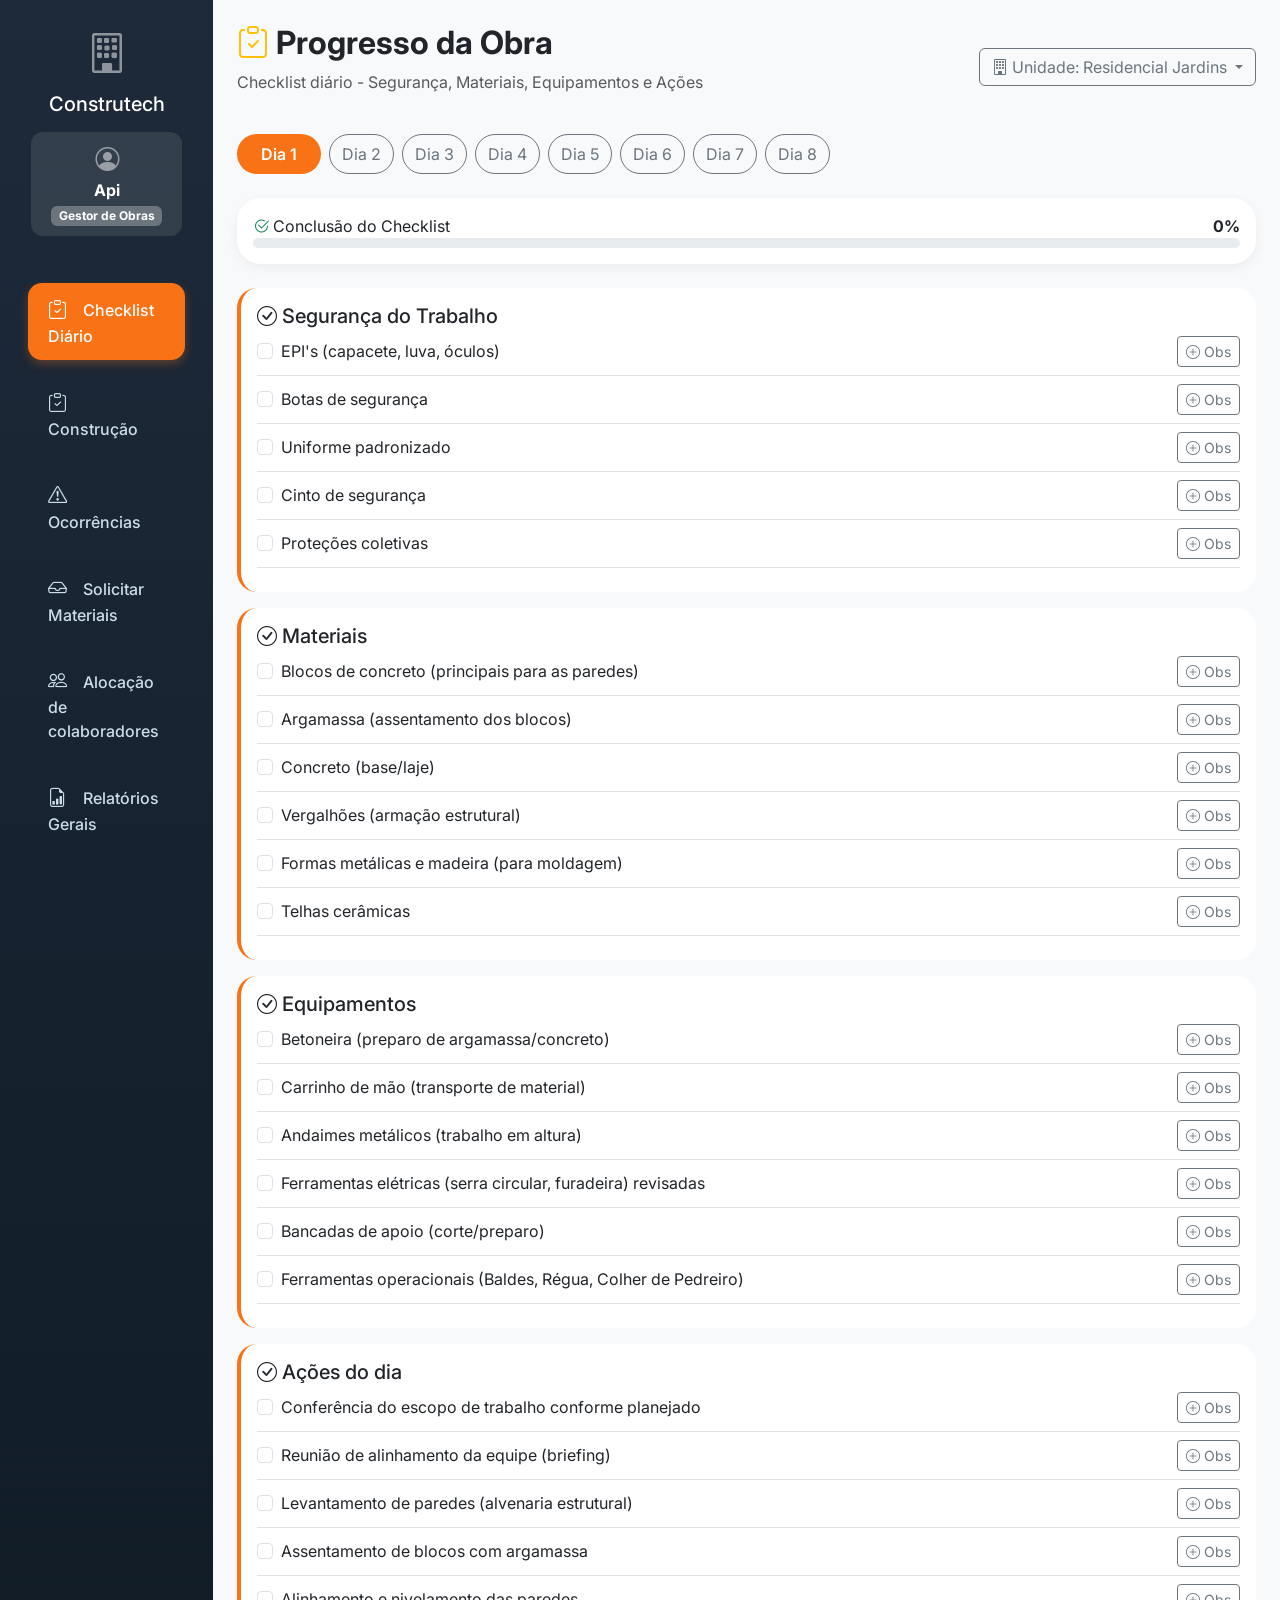
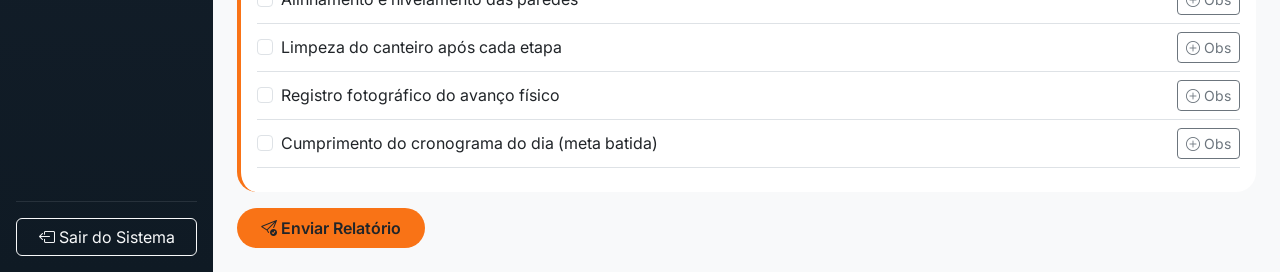
<file: Front-end/pages/mestre/index.html>
<!DOCTYPE html>
<html lang="pt-br">

<head>
    <meta charset="UTF-8">
    <meta name="viewport" content="width=device-width, initial-scale=1.0, user-scalable=yes">
    <title>Mestre de Obras</title>

    <link href="https://cdn.jsdelivr.net/npm/bootstrap@5.3.0-alpha1/dist/css/bootstrap.min.css" rel="stylesheet">
    <link rel="stylesheet" href="https://cdn.jsdelivr.net/npm/bootstrap-icons@1.11.3/font/bootstrap-icons.min.css">
    <link
        href="https://fonts.googleapis.com/css2?family=Inter:opsz,wght@14..32,300;14..32,400;14..32,500;14..32,600;14..32,700&display=swap"
        rel="stylesheet">

    <link rel="stylesheet" href="../../styles/main.css">

    <script src="https://cdn.jsdelivr.net/npm/bootstrap@5.3.0-alpha1/dist/js/bootstrap.bundle.min.js"></script>
</head>

<body>
    <div id="systemScreen" class="system-container">
        <div class="container-fluid p-0">
            <div class="row g-0">

                <div class="col-md-3 col-lg-2 sidebar p-3 bg-dark d-flex flex-column" style="min-height: 100vh;">
                    <div class="text-center mb-4 mt-2">
                        <i class="bi bi-building fs-1 text-white-50"></i>
                        <h5 class="text-white mt-2">Construtech</h5>
                        <div class="user-info mt-3">
                            <i class="bi bi-person-circle text-white-50 fs-4"></i><br>
                            <span class="text-white fw-bold" id="userNameDisplay">Api</span><br>
                            <small class="badge bg-secondary mt-1" id="userRoleDisplay">Gestor de Obras</small>
                        </div>
                    </div>

                    <nav class="nav flex-column flex-grow-1" id="navMenu">
                        <a class="nav-link active" data-page="checklist">
                            <i class="bi bi-clipboard-check"></i> Checklist Diário
                        </a>
                        <a class="nav-link" data-page="construcao">
                            <i class="bi bi-clipboard-check"></i> Construção
                        </a>
                        <a class="nav-link" data-page="ocorrencias">
                            <i class="bi bi-exclamation-triangle"></i> Ocorrências
                        </a>
                        <a class="nav-link" data-page="solicitar-materiais">
                            <i class="bi bi-inbox"></i> Solicitar Materiais
                        </a>
                        <a class="nav-link" data-page="alocacao">
                            <i class="bi bi-people"></i> Alocação de colaboradores
                        </a>
                        <a class="nav-link" data-page="relatorios">
                            <i class="bi bi-file-earmark-bar-graph"></i> Relatórios Gerais
                        </a>
                    </nav>

                    <hr class="bg-secondary mt-4 mb-3 border-secondary">
                    <div class="mt-auto">
                        <button class="btn btn-outline-light w-100" id="logoutBtn" onclick="sair()">
                            <i class="bi bi-box-arrow-left"></i> Sair do Sistema
                        </button>
                    </div>
                </div>

                <div class="col-md-9 col-lg-10 bg-light" id="main-content">

                    <!-- ============================================================
                         PAINEL: CHECKLIST OBRA
                         ID: #checklist | Painel inicial (active no nav-link)
                         Controlado por: nav.js → Nav(elemento, 'checklist')
                    ============================================================ -->
                    <div id="checklist" class="p-4">
                        <div class="d-flex justify-content-between align-items-center mb-4 flex-wrap">
                            <div>
                                <h2 class="fw-bold"><i class="bi bi-clipboard-check text-warning"></i> Progresso da Obra
                                </h2>
                                <p class="text-muted">Checklist diário - Segurança, Materiais, Equipamentos e Ações</p>
                            </div>
                            <div class="dropdown">
                                <button class="btn btn-outline-secondary dropdown-toggle" type="button"
                                    data-bs-toggle="dropdown" aria-expanded="false">
                                    <i class="bi bi-building"></i> Unidade: <span id="unidadeChecklistLabel">Residencial
                                        Jardins</span>
                                </button>
                                <ul class="dropdown-menu" id="unidadeSelectChecklist">
                                    <li><a class="dropdown-item" data-unidade-id="1" href="#">Residencial Jardins</a>
                                    </li>
                                    <li><a class="dropdown-item" data-unidade-id="2" href="#">Comercial Centro</a></li>
                                </ul>
                            </div>
                        </div>

                        <div class="d-flex flex-wrap gap-2 mb-4" id="diasBotoes">
                            <button class="btn btn-outline-secondary rounded-pill btn-primary-custom text-white">Dia
                                1</button>
                            <button class="btn btn-outline-secondary rounded-pill">Dia 2</button>
                            <button class="btn btn-outline-secondary rounded-pill">Dia 3</button>
                            <button class="btn btn-outline-secondary rounded-pill">Dia 4</button>
                            <button class="btn btn-outline-secondary rounded-pill">Dia 5</button>
                            <button class="btn btn-outline-secondary rounded-pill">Dia 6</button>
                            <button class="btn btn-outline-secondary rounded-pill">Dia 7</button>
                            <button class="btn btn-outline-secondary rounded-pill">Dia 8</button>
                        </div>

                        <div class="card card-dashboard p-3 mb-4">
                            <div class="d-flex justify-content-between">
                                <span><i class="bi bi-check2-circle text-success"></i> Conclusão do Checklist</span>
                                <span id="progressoPercentualCheck" class="fw-bold">0%</span>
                            </div>
                            <div class="progress" style="height: 10px;">
                                <div id="progressBarCheck" class="progress-bar progress-bar-custom" style="width: 0%">
                                </div>
                            </div>
                        </div>

                        <div id="checklistFormContainer">

                            <div class="topic-card p-3 mb-3">
                                <h5><i class="bi bi-check-circle"></i> Segurança do Trabalho</h5>
                                <div class="mb-2 border-bottom pb-2">
                                    <div class="d-flex align-items-center gap-2 flex-wrap">
                                        <div class="form-check flex-grow-1">
                                            <input class="form-check-input task-check" type="checkbox" data-topico="0"
                                                data-task="0" id="chk_0_0">
                                            <label class="form-check-label" for="chk_0_0">EPI's (capacete, luva,
                                                óculos)</label>
                                        </div>
                                        <button class="btn btn-sm btn-outline-secondary btn-plus-obs" data-topico="0"
                                            data-task="0"><i class="bi bi-plus-circle"></i> Obs</button>
                                    </div>
                                    <div class="extra-obs-area mt-1" id="obsArea_0_0" style="display: none">
                                        <textarea class="form-control form-control-sm obs-textarea" data-topico="0"
                                            data-task="0" rows="2" placeholder="Observações..."></textarea>
                                    </div>
                                </div>
                                <div class="mb-2 border-bottom pb-2">
                                    <div class="d-flex align-items-center gap-2 flex-wrap">
                                        <div class="form-check flex-grow-1">
                                            <input class="form-check-input task-check" type="checkbox" data-topico="0"
                                                data-task="1" id="chk_0_1">
                                            <label class="form-check-label" for="chk_0_1">Botas de segurança</label>
                                        </div>
                                        <button class="btn btn-sm btn-outline-secondary btn-plus-obs" data-topico="0"
                                            data-task="1"><i class="bi bi-plus-circle"></i> Obs</button>
                                    </div>
                                    <div class="extra-obs-area mt-1" id="obsArea_0_1" style="display: none">
                                        <textarea class="form-control form-control-sm obs-textarea" data-topico="0"
                                            data-task="1" rows="2" placeholder="Observações..."></textarea>
                                    </div>
                                </div>
                                <div class="mb-2 border-bottom pb-2">
                                    <div class="d-flex align-items-center gap-2 flex-wrap">
                                        <div class="form-check flex-grow-1">
                                            <input class="form-check-input task-check" type="checkbox" data-topico="0"
                                                data-task="2" id="chk_0_2">
                                            <label class="form-check-label" for="chk_0_2">Uniforme padronizado</label>
                                        </div>
                                        <button class="btn btn-sm btn-outline-secondary btn-plus-obs" data-topico="0"
                                            data-task="2"><i class="bi bi-plus-circle"></i> Obs</button>
                                    </div>
                                    <div class="extra-obs-area mt-1" id="obsArea_0_2" style="display: none">
                                        <textarea class="form-control form-control-sm obs-textarea" data-topico="0"
                                            data-task="2" rows="2" placeholder="Observações..."></textarea>
                                    </div>
                                </div>
                                <div class="mb-2 border-bottom pb-2">
                                    <div class="d-flex align-items-center gap-2 flex-wrap">
                                        <div class="form-check flex-grow-1">
                                            <input class="form-check-input task-check" type="checkbox" data-topico="0"
                                                data-task="3" id="chk_0_3">
                                            <label class="form-check-label" for="chk_0_3">Cinto de segurança</label>
                                        </div>
                                        <button class="btn btn-sm btn-outline-secondary btn-plus-obs" data-topico="0"
                                            data-task="3"><i class="bi bi-plus-circle"></i> Obs</button>
                                    </div>
                                    <div class="extra-obs-area mt-1" id="obsArea_0_3" style="display: none">
                                        <textarea class="form-control form-control-sm obs-textarea" data-topico="0"
                                            data-task="3" rows="2" placeholder="Observações..."></textarea>
                                    </div>
                                </div>
                                <div class="mb-2 border-bottom pb-2">
                                    <div class="d-flex align-items-center gap-2 flex-wrap">
                                        <div class="form-check flex-grow-1">
                                            <input class="form-check-input task-check" type="checkbox" data-topico="0"
                                                data-task="4" id="chk_0_4">
                                            <label class="form-check-label" for="chk_0_4">Proteções coletivas</label>
                                        </div>
                                        <button class="btn btn-sm btn-outline-secondary btn-plus-obs" data-topico="0"
                                            data-task="4"><i class="bi bi-plus-circle"></i> Obs</button>
                                    </div>
                                    <div class="extra-obs-area mt-1" id="obsArea_0_4" style="display: none">
                                        <textarea class="form-control form-control-sm obs-textarea" data-topico="0"
                                            data-task="4" rows="2" placeholder="Observações..."></textarea>
                                    </div>
                                </div>
                            </div>

                            <div class="topic-card p-3 mb-3">
                                <h5><i class="bi bi-check-circle"></i> Materiais</h5>
                                <div class="mb-2 border-bottom pb-2">
                                    <div class="d-flex align-items-center gap-2 flex-wrap">
                                        <div class="form-check flex-grow-1">
                                            <input class="form-check-input task-check" type="checkbox" data-topico="1"
                                                data-task="0" id="chk_1_0">
                                            <label class="form-check-label" for="chk_1_0">Blocos de concreto (principais
                                                para as paredes)</label>
                                        </div>
                                        <button class="btn btn-sm btn-outline-secondary btn-plus-obs" data-topico="1"
                                            data-task="0"><i class="bi bi-plus-circle"></i> Obs</button>
                                    </div>
                                    <div class="extra-obs-area mt-1" id="obsArea_1_0" style="display: none">
                                        <textarea class="form-control form-control-sm obs-textarea" data-topico="1"
                                            data-task="0" rows="2" placeholder="Observações..."></textarea>
                                    </div>
                                </div>
                                <div class="mb-2 border-bottom pb-2">
                                    <div class="d-flex align-items-center gap-2 flex-wrap">
                                        <div class="form-check flex-grow-1">
                                            <input class="form-check-input task-check" type="checkbox" data-topico="1"
                                                data-task="1" id="chk_1_1">
                                            <label class="form-check-label" for="chk_1_1">Argamassa (assentamento dos
                                                blocos)</label>
                                        </div>
                                        <button class="btn btn-sm btn-outline-secondary btn-plus-obs" data-topico="1"
                                            data-task="1"><i class="bi bi-plus-circle"></i> Obs</button>
                                    </div>
                                    <div class="extra-obs-area mt-1" id="obsArea_1_1" style="display: none">
                                        <textarea class="form-control form-control-sm obs-textarea" data-topico="1"
                                            data-task="1" rows="2" placeholder="Observações..."></textarea>
                                    </div>
                                </div>
                                <div class="mb-2 border-bottom pb-2">
                                    <div class="d-flex align-items-center gap-2 flex-wrap">
                                        <div class="form-check flex-grow-1">
                                            <input class="form-check-input task-check" type="checkbox" data-topico="1"
                                                data-task="2" id="chk_1_2">
                                            <label class="form-check-label" for="chk_1_2">Concreto (base/laje)</label>
                                        </div>
                                        <button class="btn btn-sm btn-outline-secondary btn-plus-obs" data-topico="1"
                                            data-task="2"><i class="bi bi-plus-circle"></i> Obs</button>
                                    </div>
                                    <div class="extra-obs-area mt-1" id="obsArea_1_2" style="display: none">
                                        <textarea class="form-control form-control-sm obs-textarea" data-topico="1"
                                            data-task="2" rows="2" placeholder="Observações..."></textarea>
                                    </div>
                                </div>
                                <div class="mb-2 border-bottom pb-2">
                                    <div class="d-flex align-items-center gap-2 flex-wrap">
                                        <div class="form-check flex-grow-1">
                                            <input class="form-check-input task-check" type="checkbox" data-topico="1"
                                                data-task="3" id="chk_1_3">
                                            <label class="form-check-label" for="chk_1_3">Vergalhões (armação
                                                estrutural)</label>
                                        </div>
                                        <button class="btn btn-sm btn-outline-secondary btn-plus-obs" data-topico="1"
                                            data-task="3"><i class="bi bi-plus-circle"></i> Obs</button>
                                    </div>
                                    <div class="extra-obs-area mt-1" id="obsArea_1_3" style="display: none">
                                        <textarea class="form-control form-control-sm obs-textarea" data-topico="1"
                                            data-task="3" rows="2" placeholder="Observações..."></textarea>
                                    </div>
                                </div>
                                <div class="mb-2 border-bottom pb-2">
                                    <div class="d-flex align-items-center gap-2 flex-wrap">
                                        <div class="form-check flex-grow-1">
                                            <input class="form-check-input task-check" type="checkbox" data-topico="1"
                                                data-task="4" id="chk_1_4">
                                            <label class="form-check-label" for="chk_1_4">Formas metálicas e madeira
                                                (para moldagem)</label>
                                        </div>
                                        <button class="btn btn-sm btn-outline-secondary btn-plus-obs" data-topico="1"
                                            data-task="4"><i class="bi bi-plus-circle"></i> Obs</button>
                                    </div>
                                    <div class="extra-obs-area mt-1" id="obsArea_1_4" style="display: none">
                                        <textarea class="form-control form-control-sm obs-textarea" data-topico="1"
                                            data-task="4" rows="2" placeholder="Observações..."></textarea>
                                    </div>
                                </div>
                                <div class="mb-2 border-bottom pb-2">
                                    <div class="d-flex align-items-center gap-2 flex-wrap">
                                        <div class="form-check flex-grow-1">
                                            <input class="form-check-input task-check" type="checkbox" data-topico="1"
                                                data-task="5" id="chk_1_5">
                                            <label class="form-check-label" for="chk_1_5">Telhas cerâmicas</label>
                                        </div>
                                        <button class="btn btn-sm btn-outline-secondary btn-plus-obs" data-topico="1"
                                            data-task="5"><i class="bi bi-plus-circle"></i> Obs</button>
                                    </div>
                                    <div class="extra-obs-area mt-1" id="obsArea_1_5" style="display: none">
                                        <textarea class="form-control form-control-sm obs-textarea" data-topico="1"
                                            data-task="5" rows="2" placeholder="Observações..."></textarea>
                                    </div>
                                </div>
                            </div>

                            <div class="topic-card p-3 mb-3">
                                <h5><i class="bi bi-check-circle"></i> Equipamentos</h5>
                                <div class="mb-2 border-bottom pb-2">
                                    <div class="d-flex align-items-center gap-2 flex-wrap">
                                        <div class="form-check flex-grow-1">
                                            <input class="form-check-input task-check" type="checkbox" data-topico="2"
                                                data-task="0" id="chk_2_0">
                                            <label class="form-check-label" for="chk_2_0">Betoneira (preparo de
                                                argamassa/concreto)</label>
                                        </div>
                                        <button class="btn btn-sm btn-outline-secondary btn-plus-obs" data-topico="2"
                                            data-task="0"><i class="bi bi-plus-circle"></i> Obs</button>
                                    </div>
                                    <div class="extra-obs-area mt-1" id="obsArea_2_0" style="display: none">
                                        <textarea class="form-control form-control-sm obs-textarea" data-topico="2"
                                            data-task="0" rows="2" placeholder="Observações..."></textarea>
                                    </div>
                                </div>
                                <div class="mb-2 border-bottom pb-2">
                                    <div class="d-flex align-items-center gap-2 flex-wrap">
                                        <div class="form-check flex-grow-1">
                                            <input class="form-check-input task-check" type="checkbox" data-topico="2"
                                                data-task="1" id="chk_2_1">
                                            <label class="form-check-label" for="chk_2_1">Carrinho de mão (transporte de
                                                material)</label>
                                        </div>
                                        <button class="btn btn-sm btn-outline-secondary btn-plus-obs" data-topico="2"
                                            data-task="1"><i class="bi bi-plus-circle"></i> Obs</button>
                                    </div>
                                    <div class="extra-obs-area mt-1" id="obsArea_2_1" style="display: none">
                                        <textarea class="form-control form-control-sm obs-textarea" data-topico="2"
                                            data-task="1" rows="2" placeholder="Observações..."></textarea>
                                    </div>
                                </div>
                                <div class="mb-2 border-bottom pb-2">
                                    <div class="d-flex align-items-center gap-2 flex-wrap">
                                        <div class="form-check flex-grow-1">
                                            <input class="form-check-input task-check" type="checkbox" data-topico="2"
                                                data-task="2" id="chk_2_2">
                                            <label class="form-check-label" for="chk_2_2">Andaimes metálicos (trabalho
                                                em altura)</label>
                                        </div>
                                        <button class="btn btn-sm btn-outline-secondary btn-plus-obs" data-topico="2"
                                            data-task="2"><i class="bi bi-plus-circle"></i> Obs</button>
                                    </div>
                                    <div class="extra-obs-area mt-1" id="obsArea_2_2" style="display: none">
                                        <textarea class="form-control form-control-sm obs-textarea" data-topico="2"
                                            data-task="2" rows="2" placeholder="Observações..."></textarea>
                                    </div>
                                </div>
                                <div class="mb-2 border-bottom pb-2">
                                    <div class="d-flex align-items-center gap-2 flex-wrap">
                                        <div class="form-check flex-grow-1">
                                            <input class="form-check-input task-check" type="checkbox" data-topico="2"
                                                data-task="3" id="chk_2_3">
                                            <label class="form-check-label" for="chk_2_3">Ferramentas elétricas (serra
                                                circular, furadeira) revisadas</label>
                                        </div>
                                        <button class="btn btn-sm btn-outline-secondary btn-plus-obs" data-topico="2"
                                            data-task="3"><i class="bi bi-plus-circle"></i> Obs</button>
                                    </div>
                                    <div class="extra-obs-area mt-1" id="obsArea_2_3" style="display: none">
                                        <textarea class="form-control form-control-sm obs-textarea" data-topico="2"
                                            data-task="3" rows="2" placeholder="Observações..."></textarea>
                                    </div>
                                </div>
                                <div class="mb-2 border-bottom pb-2">
                                    <div class="d-flex align-items-center gap-2 flex-wrap">
                                        <div class="form-check flex-grow-1">
                                            <input class="form-check-input task-check" type="checkbox" data-topico="2"
                                                data-task="4" id="chk_2_4">
                                            <label class="form-check-label" for="chk_2_4">Bancadas de apoio
                                                (corte/preparo)</label>
                                        </div>
                                        <button class="btn btn-sm btn-outline-secondary btn-plus-obs" data-topico="2"
                                            data-task="4"><i class="bi bi-plus-circle"></i> Obs</button>
                                    </div>
                                    <div class="extra-obs-area mt-1" id="obsArea_2_4" style="display: none">
                                        <textarea class="form-control form-control-sm obs-textarea" data-topico="2"
                                            data-task="4" rows="2" placeholder="Observações..."></textarea>
                                    </div>
                                </div>
                                <div class="mb-2 border-bottom pb-2">
                                    <div class="d-flex align-items-center gap-2 flex-wrap">
                                        <div class="form-check flex-grow-1">
                                            <input class="form-check-input task-check" type="checkbox" data-topico="2"
                                                data-task="5" id="chk_2_5">
                                            <label class="form-check-label" for="chk_2_5">Ferramentas operacionais
                                                (Baldes, Régua, Colher de Pedreiro)</label>
                                        </div>
                                        <button class="btn btn-sm btn-outline-secondary btn-plus-obs" data-topico="2"
                                            data-task="5"><i class="bi bi-plus-circle"></i> Obs</button>
                                    </div>
                                    <div class="extra-obs-area mt-1" id="obsArea_2_5" style="display: none">
                                        <textarea class="form-control form-control-sm obs-textarea" data-topico="2"
                                            data-task="5" rows="2" placeholder="Observações..."></textarea>
                                    </div>
                                </div>
                            </div>

                            <div class="topic-card p-3 mb-3">
                                <h5><i class="bi bi-check-circle"></i> Ações do dia</h5>
                                <div class="mb-2 border-bottom pb-2">
                                    <div class="d-flex align-items-center gap-2 flex-wrap">
                                        <div class="form-check flex-grow-1">
                                            <input class="form-check-input task-check" type="checkbox" data-topico="3"
                                                data-task="0" id="chk_3_0">
                                            <label class="form-check-label" for="chk_3_0">Conferência do escopo de
                                                trabalho conforme planejado</label>
                                        </div>
                                        <button class="btn btn-sm btn-outline-secondary btn-plus-obs" data-topico="3"
                                            data-task="0"><i class="bi bi-plus-circle"></i> Obs</button>
                                    </div>
                                    <div class="extra-obs-area mt-1" id="obsArea_3_0" style="display: none">
                                        <textarea class="form-control form-control-sm obs-textarea" data-topico="3"
                                            data-task="0" rows="2" placeholder="Observações..."></textarea>
                                    </div>
                                </div>
                                <div class="mb-2 border-bottom pb-2">
                                    <div class="d-flex align-items-center gap-2 flex-wrap">
                                        <div class="form-check flex-grow-1">
                                            <input class="form-check-input task-check" type="checkbox" data-topico="3"
                                                data-task="1" id="chk_3_1">
                                            <label class="form-check-label" for="chk_3_1">Reunião de alinhamento da
                                                equipe (briefing)</label>
                                        </div>
                                        <button class="btn btn-sm btn-outline-secondary btn-plus-obs" data-topico="3"
                                            data-task="1"><i class="bi bi-plus-circle"></i> Obs</button>
                                    </div>
                                    <div class="extra-obs-area mt-1" id="obsArea_3_1" style="display: none">
                                        <textarea class="form-control form-control-sm obs-textarea" data-topico="3"
                                            data-task="1" rows="2" placeholder="Observações..."></textarea>
                                    </div>
                                </div>
                                <div class="mb-2 border-bottom pb-2">
                                    <div class="d-flex align-items-center gap-2 flex-wrap">
                                        <div class="form-check flex-grow-1">
                                            <input class="form-check-input task-check" type="checkbox" data-topico="3"
                                                data-task="2" id="chk_3_2">
                                            <label class="form-check-label" for="chk_3_2">Levantamento de paredes
                                                (alvenaria estrutural)</label>
                                        </div>
                                        <button class="btn btn-sm btn-outline-secondary btn-plus-obs" data-topico="3"
                                            data-task="2"><i class="bi bi-plus-circle"></i> Obs</button>
                                    </div>
                                    <div class="extra-obs-area mt-1" id="obsArea_3_2" style="display: none">
                                        <textarea class="form-control form-control-sm obs-textarea" data-topico="3"
                                            data-task="2" rows="2" placeholder="Observações..."></textarea>
                                    </div>
                                </div>
                                <div class="mb-2 border-bottom pb-2">
                                    <div class="d-flex align-items-center gap-2 flex-wrap">
                                        <div class="form-check flex-grow-1">
                                            <input class="form-check-input task-check" type="checkbox" data-topico="3"
                                                data-task="3" id="chk_3_3">
                                            <label class="form-check-label" for="chk_3_3">Assentamento de blocos com
                                                argamassa</label>
                                        </div>
                                        <button class="btn btn-sm btn-outline-secondary btn-plus-obs" data-topico="3"
                                            data-task="3"><i class="bi bi-plus-circle"></i> Obs</button>
                                    </div>
                                    <div class="extra-obs-area mt-1" id="obsArea_3_3" style="display: none">
                                        <textarea class="form-control form-control-sm obs-textarea" data-topico="3"
                                            data-task="3" rows="2" placeholder="Observações..."></textarea>
                                    </div>
                                </div>
                                <div class="mb-2 border-bottom pb-2">
                                    <div class="d-flex align-items-center gap-2 flex-wrap">
                                        <div class="form-check flex-grow-1">
                                            <input class="form-check-input task-check" type="checkbox" data-topico="3"
                                                data-task="4" id="chk_3_4">
                                            <label class="form-check-label" for="chk_3_4">Alinhamento e nivelamento das
                                                paredes</label>
                                        </div>
                                        <button class="btn btn-sm btn-outline-secondary btn-plus-obs" data-topico="3"
                                            data-task="4"><i class="bi bi-plus-circle"></i> Obs</button>
                                    </div>
                                    <div class="extra-obs-area mt-1" id="obsArea_3_4" style="display: none">
                                        <textarea class="form-control form-control-sm obs-textarea" data-topico="3"
                                            data-task="4" rows="2" placeholder="Observações..."></textarea>
                                    </div>
                                </div>
                                <div class="mb-2 border-bottom pb-2">
                                    <div class="d-flex align-items-center gap-2 flex-wrap">
                                        <div class="form-check flex-grow-1">
                                            <input class="form-check-input task-check" type="checkbox" data-topico="3"
                                                data-task="5" id="chk_3_5">
                                            <label class="form-check-label" for="chk_3_5">Limpeza do canteiro após cada
                                                etapa</label>
                                        </div>
                                        <button class="btn btn-sm btn-outline-secondary btn-plus-obs" data-topico="3"
                                            data-task="5"><i class="bi bi-plus-circle"></i> Obs</button>
                                    </div>
                                    <div class="extra-obs-area mt-1" id="obsArea_3_5" style="display: none">
                                        <textarea class="form-control form-control-sm obs-textarea" data-topico="3"
                                            data-task="5" rows="2" placeholder="Observações..."></textarea>
                                    </div>
                                </div>
                                <div class="mb-2 border-bottom pb-2">
                                    <div class="d-flex align-items-center gap-2 flex-wrap">
                                        <div class="form-check flex-grow-1">
                                            <input class="form-check-input task-check" type="checkbox" data-topico="3"
                                                data-task="6" id="chk_3_6">
                                            <label class="form-check-label" for="chk_3_6">Registro fotográfico do avanço
                                                físico</label>
                                        </div>
                                        <button class="btn btn-sm btn-outline-secondary btn-plus-obs" data-topico="3"
                                            data-task="6"><i class="bi bi-plus-circle"></i> Obs</button>
                                    </div>
                                    <div class="extra-obs-area mt-1" id="obsArea_3_6" style="display: none">
                                        <textarea class="form-control form-control-sm obs-textarea" data-topico="3"
                                            data-task="6" rows="2" placeholder="Observações..."></textarea>
                                    </div>
                                </div>
                                <div class="mb-2 border-bottom pb-2">
                                    <div class="d-flex align-items-center gap-2 flex-wrap">
                                        <div class="form-check flex-grow-1">
                                            <input class="form-check-input task-check" type="checkbox" data-topico="3"
                                                data-task="7" id="chk_3_7">
                                            <label class="form-check-label" for="chk_3_7">Cumprimento do cronograma do
                                                dia (meta batida)</label>
                                        </div>
                                        <button class="btn btn-sm btn-outline-secondary btn-plus-obs" data-topico="3"
                                            data-task="7"><i class="bi bi-plus-circle"></i> Obs</button>
                                    </div>
                                    <div class="extra-obs-area mt-1" id="obsArea_3_7" style="display: none">
                                        <textarea class="form-control form-control-sm obs-textarea" data-topico="3"
                                            data-task="7" rows="2" placeholder="Observações..."></textarea>
                                    </div>
                                </div>
                            </div>

                        </div>

                        <div class="mt-3 d-flex gap-3">
                            <button id="btnEnviarRelatorio" class="btn btn-primary-custom">
                                <i class="bi bi-send-check"></i> Enviar Relatório
                            </button>
                        </div>
                    </div>



                    <!-- ============================================================
                         PAINEL: OCORRÊNCIAS
                         ID: #ocorrencias | Oculto por padrão
                         Controlado por: nav.js → Nav(elemento, 'ocorrencias')
                    ============================================================ -->
                    <div id="ocorrencias" class="p-4">
                        <div class="d-flex justify-content-between align-items-center mb-4">
                            <div>
                                <h3 class="fw-bold mb-0 text-dark"><i
                                        class="bi bi-exclamation-triangle text-danger me-2"></i> Ocorrências e Falhas
                                </h3>
                                <p class="text-muted mb-0">Gerencie os registros de problemas nas unidades da obra.</p>
                            </div>
                            <button class="btn btn-primary-custom" data-bs-toggle="modal"
                                data-bs-target="#novaOcorrenciaModal">
                                <i class="bi bi-plus-lg"></i> Registrar Ocorrência
                            </button>
                        </div>

                        <div class="card-dashboard bg-white p-3 mb-4">
                            <div class="row g-3">
                                <div class="col-md-4">
                                    <label class="form-label small text-muted">Filtrar por Unidade</label>
                                    <select class="form-select" id="filtroOcorrenciaUnidade">
                                        <option value="">Todas as Unidades</option>
                                    </select>
                                </div>
                                <div class="col-md-4">
                                    <label class="form-label small text-muted">Filtrar por Status</label>
                                    <select class="form-select" id="filtroOcorrenciaStatus">
                                        <option value="">Todos os Status</option>
                                        <option value="ABERTA">Aberta</option>
                                        <option value="EM_ANALISE">Em Análise</option>
                                        <option value="RESOLVIDA">Resolvida</option>
                                    </select>
                                </div>
                                <div class="col-md-4 d-flex align-items-end">
                                    <button class="btn btn-outline-secondary w-100" id="btnFiltrarOcorrencias">
                                        <i class="bi bi-search"></i> Filtrar
                                    </button>
                                </div>
                            </div>
                        </div>

                        <div class="card-dashboard bg-white p-4">
                            <div class="table-responsive">
                                <table class="table table-hover align-middle custom-table">
                                    <thead class="table-light">
                                        <tr>
                                            <th>ID</th>
                                            <th>Unidade</th>
                                            <th>Etapa</th>
                                            <th>Data Identificação</th>
                                            <th>Status</th>
                                            <th class="text-end">Ações</th>
                                        </tr>
                                    </thead>
                                    <tbody id="tabelaOcorrenciasBody">
                                        <tr>
                                            <td class="text-muted fw-semibold"># [ID_OCORRENCIA]</td>
                                            <td>[NOME DA UNIDADE]</td>
                                            <td><span class="badge bg-light text-dark border">[NOME DA ETAPA]</span>
                                            </td>
                                            <td>[DATA_FORMATADA]</td>
                                            <td>
                                                <span class="badge status-badge status-aberta">[STATUS]</span>
                                            </td>
                                            <td class="text-end">
                                                <button class="btn btn-sm btn-outline-secondary" title="Ver Detalhes">
                                                    <i class="bi bi-eye"></i>
                                                </button>
                                                <button class="btn btn-sm btn-outline-primary" title="Editar Status">
                                                    <i class="bi bi-pencil"></i>
                                                </button>
                                            </td>
                                        </tr>
                                    </tbody>
                                </table>
                            </div>
                        </div>
                    </div>

                    <div class="modal fade" id="novaOcorrenciaModal" tabindex="-1" aria-hidden="true">
                        <div class="modal-dialog modal-dialog-centered">
                            <div class="modal-content card-dashboard">
                                <div class="modal-header border-0 pb-0">
                                    <h5 class="modal-title fw-bold"><i
                                            class="bi bi-exclamation-triangle text-danger"></i> Registrar Nova
                                        Ocorrência</h5>
                                    <button type="button" class="btn-close" data-bs-dismiss="modal"
                                        aria-label="Close"></button>
                                </div>
                                <div class="modal-body">
                                    <form id="formNovaOcorrencia">

                                        <div class="mb-3">
                                            <label class="form-label">Unidade Afetada <span
                                                    class="text-danger">*</span></label>
                                            <select class="form-select" id="ocorrenciaUnidade" required>
                                                <option value="">Selecione a Unidade...</option>
                                            </select>
                                        </div>

                                        <div class="mb-3">
                                            <label class="form-label">Etapa do Problema <span
                                                    class="text-danger">*</span></label>
                                            <select class="form-select" id="ocorrenciaEtapa" required>
                                                <option value="">Selecione a Etapa atual...</option>
                                            </select>
                                            <div class="form-text">Refere-se ao campo id_etapa do banco.</div>
                                        </div>

                                        <div class="row mb-3">
                                            <div class="col-md-6">
                                                <label class="form-label">Data de Identificação <span
                                                        class="text-danger">*</span></label>
                                                <input type="date" class="form-control" id="ocorrenciaData" required>
                                            </div>
                                            <div class="col-md-6">
                                                <label class="form-label">Status Inicial <span
                                                        class="text-danger">*</span></label>
                                                <select class="form-select" id="ocorrenciaStatus" required>
                                                    <option value="ABERTA" selected>Aberta</option>
                                                    <option value="EM_ANALISE">Em Análise</option>
                                                </select>
                                            </div>
                                        </div>

                                        <div class="mb-3">
                                            <label class="form-label">Descrição da Falha <span
                                                    class="text-danger">*</span></label>
                                            <textarea class="form-control" id="ocorrenciaDescricao" rows="4"
                                                placeholder="Descreva o problema encontrado com detalhes..."
                                                required></textarea>
                                        </div>

                                    </form>
                                </div>
                                <div class="modal-footer border-0 pt-0">
                                    <button type="button" class="btn btn-light rounded-pill px-4"
                                        data-bs-dismiss="modal">Cancelar</button>
                                    <button type="button" class="btn btn-primary-custom px-4" id="btnSalvarOcorrencia">
                                        <i class="bi bi-save"></i> Salvar Registro
                                    </button>
                                </div>
                            </div>
                        </div>
                    </div>



                    <!-- ============================================================
                         PAINEL: PAINEL DE PEDIDOS
                         ID: #painel-pedidos | Oculto por padrão
                         Controlado por: nav.js → Nav(elemento, 'painel-pedidos')
                    ============================================================ -->
                    <div id="solicitar-materiais" class="p-4">

                        <div class="d-flex justify-content-between align-items-center mb-4">
                            <div>
                                <h3 class="fw-bold mb-0 text-dark"><i class="bi bi-cart-plus text-warning me-2"></i>
                                    Solicitação de Materiais</h3>
                                <p class="text-muted mb-0">Gerencie e realize novos pedidos de insumos para a obra.</p>
                            </div>
                            <button class="btn btn-primary-custom" data-bs-toggle="modal"
                                data-bs-target="#novaSolicitacaoModal">
                                <i class="bi bi-plus-lg"></i> Novo Pedido
                            </button>
                        </div>

                        <div class="card-dashboard bg-white p-3 mb-4">
                            <div class="row g-3">
                                <div class="col-md-4">
                                    <label class="form-label small text-muted">Filtrar por Status</label>
                                    <select id="filtroStatusSolicitacao" class="form-select">
                                        <option value="">Todos os Status</option>
                                        <option value="PENDENTE">Pendentes</option>
                                        <option value="APROVADA">Aprovadas</option>
                                        <option value="RECUSADA">Recusadas</option>
                                        <option value="ENTREGUE">Entregues</option>
                                    </select>
                                </div>
                                <div class="col-md-4">
                                    <label class="form-label small text-muted">Filtrar por Unidade</label>
                                    <select id="filtroUnidadeSolicitacao" class="form-select">
                                        <option value="">Todas as Unidades</option>
                                    </select>
                                </div>
                                <div class="col-md-4 d-flex align-items-end">
                                    <button class="btn btn-outline-secondary w-100" id="btnFiltrarSolicitacoes">
                                        <i class="bi bi-funnel"></i> Aplicar Filtros
                                    </button>
                                </div>
                            </div>
                        </div>

                        <div class="card-dashboard bg-white p-4">
                            <div class="table-responsive">
                                <table class="table table-hover align-middle custom-table">
                                    <thead class="table-light">
                                        <tr>
                                            <th>Nº Pedido</th>
                                            <th>Data/Hora</th>
                                            <th>Unidade Destino</th>
                                            <th>Material Requisitado</th>
                                            <th>Qtd</th>
                                            <th>Status</th>
                                            <th class="text-end">Ações</th>
                                        </tr>
                                    </thead>
                                    <tbody id="listaSolicitacoesBody">
                                        <tr>
                                            <td class="text-muted fw-semibold"># [ID_SOLICITACAO]</td>
                                            <td>[DATA_HORA]</td>
                                            <td>[NOME_DA_UNIDADE]</td>
                                            <td>
                                                <strong>[NOME_MATERIAL]</strong><br>
                                                <small class="text-muted text-truncate d-inline-block"
                                                    style="max-width: 200px;"
                                                    title="[JUSTIFICATIVA]">[JUSTIFICATIVA]</small>
                                            </td>
                                            <td>[QUANTIDADE] [UNID_MEDIDA]</td>
                                            <td>
                                                <span class="badge status-badge status-pendente">[STATUS]</span>
                                            </td>
                                            <td class="text-end">
                                                <button class="btn btn-sm btn-outline-danger" title="Cancelar Pedido">
                                                    <i class="bi bi-x-circle"></i>
                                                </button>
                                            </td>
                                        </tr>
                                    </tbody>
                                </table>
                            </div>
                        </div>
                    </div>
                    <div class="modal fade" id="novaSolicitacaoModal" tabindex="-1" aria-hidden="true">
                        <div class="modal-dialog modal-dialog-centered">
                            <div class="modal-content card-dashboard">
                                <div class="modal-header border-0 pb-0">
                                    <h5 class="modal-title fw-bold"><i class="bi bi-cart text-warning"></i> Fazer Novo
                                        Pedido</h5>
                                    <button type="button" class="btn-close" data-bs-dismiss="modal"
                                        aria-label="Close"></button>
                                </div>
                                <div class="modal-body">
                                    <form id="formNovaSolicitacao">

                                        <div class="mb-3">
                                            <label class="form-label">Unidade de Destino <span
                                                    class="text-danger">*</span></label>
                                            <select class="form-select" id="solicitacaoUnidade" required>
                                                <option value="">Selecione a Unidade...</option>
                                            </select>
                                        </div>

                                        <div class="mb-3">
                                            <label class="form-label">Material (Catálogo do Armazém) <span
                                                    class="text-danger">*</span></label>
                                            <select class="form-select" id="solicitacaoArmazem" required>
                                                <option value="">Selecione o Material...</option>
                                            </select>
                                        </div>

                                        <div class="row mb-3">
                                            <div class="col-md-6">
                                                <label class="form-label">Quantidade <span
                                                        class="text-danger">*</span></label>
                                                <input type="number" class="form-control" id="solicitacaoQuantidade"
                                                    min="1" required>
                                            </div>
                                            <div class="col-md-6">
                                                <label class="form-label">Data do Registro</label>
                                                <input type="text" class="form-control bg-light"
                                                    id="solicitacaoDataHora" readonly>
                                            </div>
                                        </div>

                                        <div class="mb-3">
                                            <label class="form-label">Justificativa da Necessidade <span
                                                    class="text-danger">*</span></label>
                                            <textarea class="form-control" id="solicitacaoJustificativa" rows="3"
                                                placeholder="Ex: Necessário para a fase de concretagem da laje 2..."
                                                required></textarea>
                                        </div>

                                    </form>
                                </div>
                                <div class="modal-footer border-0 pt-0">
                                    <button type="button" class="btn btn-light rounded-pill px-4"
                                        data-bs-dismiss="modal">Cancelar</button>
                                    <button type="button" class="btn btn-primary-custom px-4" id="btnSalvarSolicitacao">
                                        <i class="bi bi-send-check"></i> Enviar Pedido
                                    </button>
                                </div>
                            </div>
                        </div>
                    </div>





                    <!-- ============================================================
                         PAINEL: CONSTRUÇÂO
                         ID: #alocacao | Oculto por padrão
                         Controlado por: nav.js → Nav(elemento, 'alocacao')
                    ============================================================ -->
                    <div id="construcao" class="p-4">
                        <div class="d-flex justify-content-between align-items-center mb-4 flex-wrap gap-3">
                            <div>
                                <h2 class="fw-bold"><i class="bi bi-bricks text-danger"></i> Unidades da Obra</h2>
                                <p class="text-muted mb-0">Visão geral e progresso dos blocos/casas</p>
                            </div>
                            <div class="d-flex gap-2">
                                <select class="form-select form-select-sm border-secondary"
                                    aria-label="Filtro de Status">
                                    <option selected>Todas as Unidades</option>
                                    <option value="1">🟢 No Prazo</option>
                                    <option value="2">🟡 Atenção</option>
                                    <option value="3">🔴 Atrasadas</option>
                                </select>
                                <button class="btn btn-primary btn-sm"><i class="bi bi-search"></i> Buscar</button>
                            </div>
                        </div>

                        <div class="row row-cols-1 row-cols-md-2 row-cols-lg-3 g-4">

                            <div class="col">
                                <div class="card h-100 shadow-sm border-success border-start border-4 cursor-pointer"
                                    data-bs-toggle="modal" data-bs-target="#modalUnidadeDetalhe">
                                    <div class="card-body">
                                        <div class="d-flex justify-content-between align-items-start mb-2">
                                            <h5 class="card-title fw-bold mb-0">Casa 01</h5>
                                            <span class="badge bg-success rounded-pill"><i
                                                    class="bi bi-check-circle"></i> No Prazo</span>
                                        </div>
                                        <p class="card-text text-muted small"><i class="bi bi-geo-alt"></i> Residencial
                                            Jardins - Quadra A</p>

                                        <div class="mb-3">
                                            <span class="badge bg-light text-dark border mb-2">Fase Atual:
                                                Acabamento</span>
                                            <div class="d-flex justify-content-between small mb-1">
                                                <span>Progresso</span>
                                                <span class="fw-bold text-success">85%</span>
                                            </div>
                                            <div class="progress" style="height: 8px;">
                                                <div class="progress-bar bg-success" role="progressbar"
                                                    style="width: 85%;"></div>
                                            </div>
                                        </div>
                                    </div>
                                    <div
                                        class="card-footer bg-transparent border-top-0 d-flex justify-content-end gap-2 pb-3">
                                        <button class="btn btn-sm btn-outline-secondary" title="Equipe"><i
                                                class="bi bi-people"></i> 4</button>
                                    </div>
                                </div>
                            </div>

                            <div class="col">
                                <div class="card h-100 shadow-sm border-warning border-start border-4"
                                    data-bs-toggle="modal" data-bs-target="#modalUnidadeDetalhe">
                                    <div class="card-body">
                                        <div class="d-flex justify-content-between align-items-start mb-2">
                                            <h5 class="card-title fw-bold mb-0">Casa 02</h5>
                                            <span class="badge bg-warning text-dark rounded-pill"><i
                                                    class="bi bi-exclamation-triangle"></i> Atenção</span>
                                        </div>
                                        <p class="card-text text-muted small"><i class="bi bi-geo-alt"></i> Residencial
                                            Jardins - Quadra A</p>

                                        <div class="mb-3">
                                            <span class="badge bg-light text-dark border mb-2">Fase Atual:
                                                Alvenaria</span>
                                            <div class="d-flex justify-content-between small mb-1">
                                                <span>Progresso</span>
                                                <span class="fw-bold text-warning">45%</span>
                                            </div>
                                            <div class="progress" style="height: 8px;">
                                                <div class="progress-bar bg-warning" role="progressbar"
                                                    style="width: 45%;"></div>
                                            </div>
                                        </div>
                                    </div>
                                    <div
                                        class="card-footer bg-transparent border-top-0 d-flex justify-content-end gap-2 pb-3">
                                        <button class="btn btn-sm btn-outline-secondary" title="Equipe"><i
                                                class="bi bi-people"></i> 2</button>
                                        <span class="badge text-bg-danger d-flex align-items-center px-2"
                                            title="Material Pendente">
                                            <i class="bi bi-box-seam me-1"></i> Falta Cimento
                                        </span>
                                    </div>
                                </div>
                            </div>

                            <div class="col">
                                <div class="card h-100 shadow-sm border-danger border-start border-4"
                                    data-bs-toggle="modal" data-bs-target="#modalUnidadeDetalhe">
                                    <div class="card-body">
                                        <div class="d-flex justify-content-between align-items-start mb-2">
                                            <h5 class="card-title fw-bold mb-0">Casa 03</h5>
                                            <span class="badge bg-danger rounded-pill"><i class="bi bi-x-circle"></i>
                                                Bloqueada</span>
                                        </div>
                                        <p class="card-text text-muted small"><i class="bi bi-geo-alt"></i> Residencial
                                            Jardins - Quadra B</p>

                                        <div class="mb-3">
                                            <span class="badge bg-light text-dark border mb-2">Fase Atual:
                                                Fundação</span>
                                            <div class="d-flex justify-content-between small mb-1">
                                                <span>Progresso</span>
                                                <span class="fw-bold text-danger">15%</span>
                                            </div>
                                            <div class="progress" style="height: 8px;">
                                                <div class="progress-bar bg-danger" role="progressbar"
                                                    style="width: 15%;"></div>
                                            </div>
                                        </div>
                                    </div>
                                    <div
                                        class="card-footer bg-transparent border-top-0 d-flex justify-content-end gap-2 pb-3">
                                        <button class="btn btn-sm btn-outline-secondary" title="Equipe"><i
                                                class="bi bi-people"></i> 0</button>
                                        <span class="badge text-bg-danger d-flex align-items-center px-2"
                                            title="Ocorrência Aberta">
                                            <i class="bi bi-exclamation-octagon me-1"></i> Ocorrência
                                        </span>
                                    </div>
                                </div>
                            </div>

                        </div>
                    </div>



                    <!-- ============================================================
                         PAINEL: ALOCAÇÃO DE COLABORADORES
                         ID: #alocacao | Oculto por padrão
                         Controlado por: nav.js → Nav(elemento, 'alocacao')
                    ============================================================ -->
                    <div id="alocacao" class="p-4">
                        <div class="d-flex justify-content-between align-items-center mb-4">
                            <div>
                                <h2 class="fw-bold"><i class="bi bi-hard-hat text-warning"></i> Gestão da Equipe na Obra
                                </h2>
                                <p class="text-muted">Controle de presença e distribuição de tarefas do seu canteiro</p>
                            </div>
                            <div class="bg-light border rounded p-2 px-3 shadow-sm">
                                <i class="bi bi-geo-alt-fill text-danger"></i> <span class="text-muted">Canteiro
                                    Atual:</span> <span class="fw-bold ms-1">Obra Alpha - Centro</span>
                            </div>
                        </div>

                        <div class="row mb-4">
                            <div class="col-md-3">
                                <div
                                    class="card card-dashboard p-3 border-0 shadow-sm border-start border-4 border-primary">
                                    <div class="d-flex justify-content-between align-items-center">
                                        <div>
                                            <small class="text-muted">Total da Equipe</small>
                                            <h3 class="fw-bold mb-0" id="totalEquipe">45</h3>
                                        </div>
                                        <i class="bi bi-people-fill fs-2 text-primary opacity-50"></i>
                                    </div>
                                </div>
                            </div>
                            <div class="col-md-3">
                                <div
                                    class="card card-dashboard p-3 border-0 shadow-sm border-start border-4 border-success">
                                    <div class="d-flex justify-content-between align-items-center">
                                        <div>
                                            <small class="text-muted">Em Atividade</small>
                                            <h3 class="fw-bold text-success mb-0" id="funcionariosAtivos">38</h3>
                                        </div>
                                        <i class="bi bi-tools fs-2 text-success opacity-50"></i>
                                    </div>
                                </div>
                            </div>
                            <div class="col-md-3">
                                <div
                                    class="card card-dashboard p-3 border-0 shadow-sm border-start border-4 border-warning">
                                    <div class="d-flex justify-content-between align-items-center">
                                        <div>
                                            <small class="text-muted">Aguardando Tarefa</small>
                                            <h3 class="fw-bold text-warning mb-0" id="funcionariosLivres">5</h3>
                                        </div>
                                        <i class="bi bi-hourglass-split fs-2 text-warning opacity-50"></i>
                                    </div>
                                </div>
                            </div>
                            <div class="col-md-3">
                                <div
                                    class="card card-dashboard p-3 border-0 shadow-sm border-start border-4 border-danger">
                                    <div class="d-flex justify-content-between align-items-center">
                                        <div>
                                            <small class="text-muted">Ausentes / Atestado</small>
                                            <h3 class="fw-bold text-danger mb-0" id="funcionariosAusentes">2</h3>
                                        </div>
                                        <i class="bi bi-person-x fs-2 text-danger opacity-50"></i>
                                    </div>
                                </div>
                            </div>
                        </div>

                        <div class="mb-5">
                            <h5 class="fw-bold"><i class="bi bi-list-check"></i> Efetivo Atual no Canteiro</h5>
                            <p class="text-muted mb-2"><small>Acompanhe onde cada trabalhador está alocado hoje.</small>
                            </p>

                            <div class="card card-dashboard p-0 overflow-hidden shadow-sm">
                                <div class="table-responsive" style="max-height: 250px; overflow-y: auto;">
                                    <table class="table table-hover align-middle mb-0">
                                        <thead class="table-light sticky-top">
                                            <tr>
                                                <th>Matrícula</th>
                                                <th>Nome do Funcionário</th>
                                                <th>Função</th>
                                                <th>Frente de Serviço</th>
                                                <th>Status de Hoje</th>
                                            </tr>
                                        </thead>
                                        <tbody>
                                            <tr>
                                                <td><code>MAT-1002</code></td>
                                                <td class="fw-semibold">Carlos Eduardo</td>
                                                <td>Pedreiro</td>
                                                <td class="fw-bold text-dark">Alvenaria - Torre A</td>
                                                <td><span class="badge bg-success">Trabalhando</span></td>
                                            </tr>
                                            <tr>
                                                <td><code>MAT-1008</code></td>
                                                <td class="fw-semibold">João Batista</td>
                                                <td>Armador</td>
                                                <td class="fw-bold text-dark">Fundação - Setor Sul</td>
                                                <td><span class="badge bg-success">Trabalhando</span></td>
                                            </tr>
                                            <tr>
                                                <td><code>MAT-1015</code></td>
                                                <td class="fw-semibold">Sérgio Ramos</td>
                                                <td>Servente</td>
                                                <td class="text-muted">Pátio Central</td>
                                                <td><span class="badge bg-warning text-dark">Aguardando Ordem</span>
                                                </td>
                                            </tr>
                                            <tr>
                                                <td><code>MAT-1022</code></td>
                                                <td class="fw-semibold">Roberto Nunes</td>
                                                <td>Eletricista</td>
                                                <td class="text-muted">-</td>
                                                <td><span class="badge bg-danger">Falta Não Justificada</span></td>
                                            </tr>
                                        </tbody>
                                    </table>
                                </div>
                            </div>
                        </div>

                        <hr class="my-4">

                        <div>
                            <h5 class="fw-bold"><i class="bi bi-diagram-3"></i> Direcionar Equipe para Frente de Serviço
                            </h5>
                            <p class="text-muted">Selecione os funcionários sem tarefa e atribua uma frente de serviço
                                para eles.</p>

                            <div class="row mb-3 align-items-end">
                                <div class="col-md-4">
                                    <label class="form-label text-muted small mb-1">Destino (Frente de Serviço)</label>
                                    <select id="frenteServicoSelect" class="form-select border-primary shadow-sm">
                                        <option value="" selected disabled>Escolha a frente de serviço...</option>
                                        <option value="alvenaria_a">Alvenaria - Torre A</option>
                                        <option value="alvenaria_b">Alvenaria - Torre B</option>
                                        <option value="fundacao">Fundação - Setor Norte</option>
                                        <option value="acabamento">Acabamento e Limpeza</option>
                                    </select>
                                </div>
                                <div class="col-md-4">
                                    <label class="form-label text-muted small mb-1">Filtrar por Função</label>
                                    <select id="filtroFuncao" class="form-select">
                                        <option value="todas">Todas as Funções</option>
                                        <option value="pedreiro">Pedreiro</option>
                                        <option value="servente">Servente</option>
                                        <option value="armador">Armador</option>
                                    </select>
                                </div>
                                <div class="col-md-4">
                                    <div class="alert alert-info py-2 mb-0 d-flex justify-content-between align-items-center"
                                        id="alertaSelecaoMestre">
                                        <span><i class="bi bi-check2-square me-2"></i> Selecionados:</span>
                                        <strong class="fs-5" id="qtdAlertaMestre">0</strong>
                                    </div>
                                </div>
                            </div>

                            <div
                                class="card card-dashboard p-0 overflow-hidden shadow-sm border-warning border-start border-3">
                                <div class="table-responsive">
                                    <table class="table table-hover align-middle mb-0">
                                        <thead class="table-light">
                                            <tr>
                                                <th style="width: 50px" class="text-center">
                                                    <div class="form-check d-inline-block">
                                                        <input class="form-check-input border-secondary" type="checkbox"
                                                            id="selecionarTodosMestre">
                                                    </div>
                                                </th>
                                                <th>Matrícula</th>
                                                <th>Nome</th>
                                                <th>Função</th>
                                                <th>Última Tarefa</th>
                                            </tr>
                                        </thead>
                                        <tbody id="tabelaAguardandoBody">
                                            <tr>
                                                <td class="text-center">
                                                    <div class="form-check d-inline-block">
                                                        <input class="form-check-input funcionario-checkbox"
                                                            type="checkbox" data-id="1015">
                                                    </div>
                                                </td>
                                                <td><code>MAT-1015</code></td>
                                                <td class="fw-semibold">Sérgio Ramos</td>
                                                <td>Servente</td>
                                                <td class="text-muted small">Descarga de Cimento (Ontem)</td>
                                            </tr>
                                            <tr>
                                                <td class="text-center">
                                                    <div class="form-check d-inline-block">
                                                        <input class="form-check-input funcionario-checkbox"
                                                            type="checkbox" data-id="1028">
                                                    </div>
                                                </td>
                                                <td><code>MAT-1028</code></td>
                                                <td class="fw-semibold">Marcos Felipe</td>
                                                <td>Ajudante Geral</td>
                                                <td class="text-muted small">Recém chegado da Base</td>
                                            </tr>
                                        </tbody>
                                    </table>
                                </div>
                            </div>

                            <div class="mt-4 d-flex justify-content-end">
                                <button class="btn btn-primary btn-lg px-4 shadow-sm" id="confirmarFrenteBtn" disabled>
                                    <i class="bi bi-play-circle"></i> Iniciar Trabalhos na Frente Selecionada
                                </button>
                            </div>
                        </div>
                    </div>


                    <!-- ============================================================
                         PAINEL: RELATÓRIOS GERAIS
                         ID: #relatorios | Oculto por padrão
                         Controlado por: nav.js → Nav(elemento, 'relatorios')
                    ============================================================ -->
                    <div id="relatorios" class="p-4">
                        <!-- conteúdo de relatórios -->
                    </div>

                </div>
            </div>
        </div>
    </div>
    <script src="../../js/ui/nav.js"></script>
    <script src="../../public/login.js"></script>
</body>

</html>
</file>
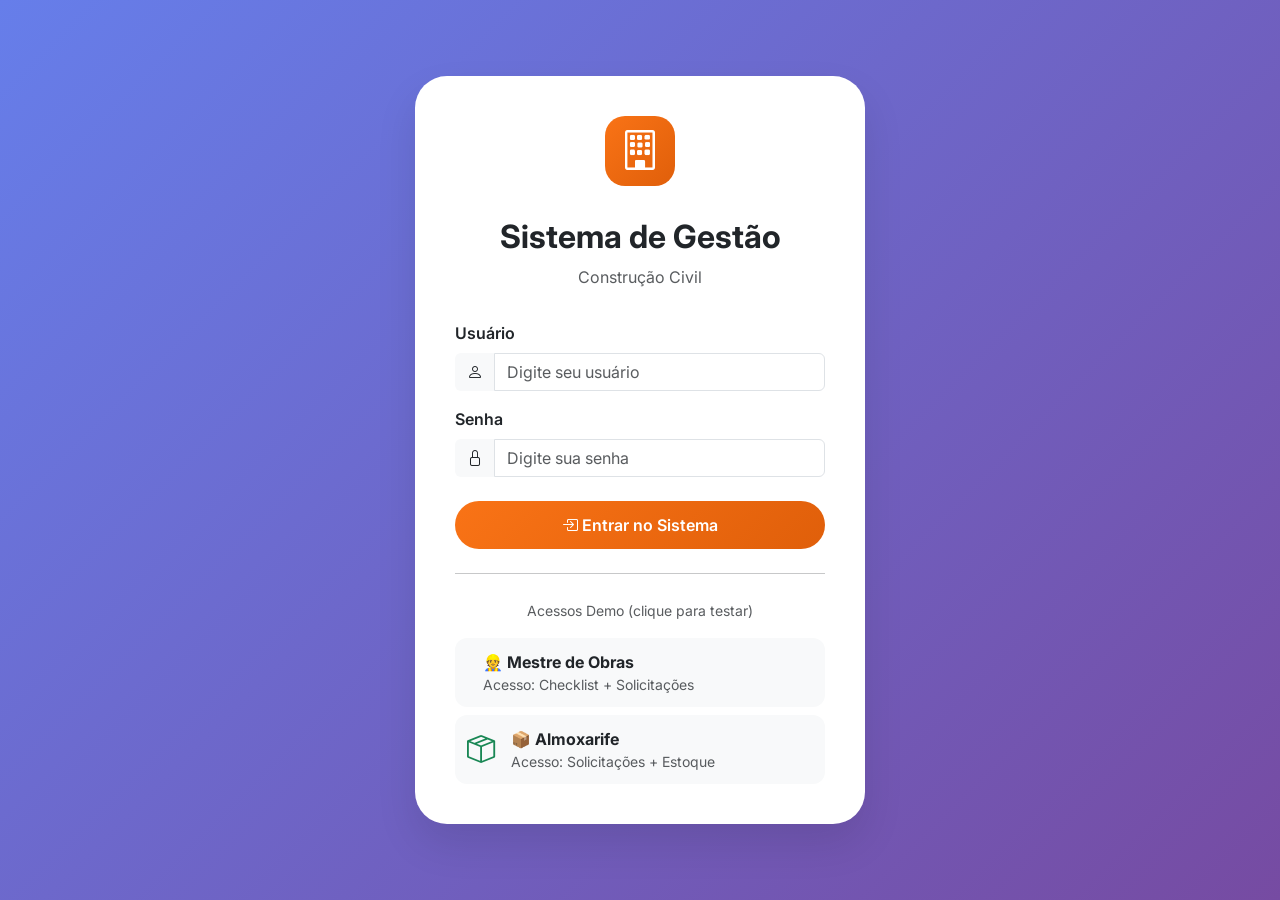
<file: Front-end/public/login.html>
<!DOCTYPE html>
<html lang="pt-br">

<head>
    <meta charset="UTF-8">
    <meta name="viewport" content="width=device-width, initial-scale=1.0">
    <title>Login</title>

    <!-- Bootstrap 5 + Icons + Fonts -->
    <link href="https://cdn.jsdelivr.net/npm/bootstrap@5.3.0-alpha1/dist/css/bootstrap.min.css" rel="stylesheet">
    <link rel="stylesheet" href="https://cdn.jsdelivr.net/npm/bootstrap-icons@1.11.3/font/bootstrap-icons.min.css">
    <link
        href="https://fonts.googleapis.com/css2?family=Inter:opsz,wght@14..32,300;14..32,400;14..32,500;14..32,600;14..32,700&display=swap"
        rel="stylesheet">

    <!-- Estilos customizados do projeto -->
    <link rel="stylesheet" href="../styles/main.css">

    <!-- Bootstrap JS (necessário para modais e dropdowns) -->
    <script src="https://cdn.jsdelivr.net/npm/bootstrap@5.3.0-alpha1/dist/js/bootstrap.bundle.min.js"></script>
</head>

<body>
    <div id="loginScreen" class="login-container">
        <div class="login-card">
            <header class="login-header">
                <div class="login-icon">
                    <i class="bi bi-building"></i>
                </div>
                <h2 class="fw-bold mt-3">Sistema de Gestão</h2>
                <p class="text-muted">Construção Civil</p>
            </header>

            <form id="loginForm">
                <div class="mb-3">
                    <label class="form-label fw-semibold">Usuário</label>
                    <div class="input-group">
                        <span class="input-group-text bg-light border-0"><i class="bi bi-person"></i></span>
                        <input type="text" id="username" class="form-control" placeholder="Digite seu usuário" required>
                    </div>
                </div>
                <div class="mb-4">
                    <label class="form-label fw-semibold">Senha</label>
                    <div class="input-group">
                        <span class="input-group-text bg-light border-0"><i class="bi bi-lock"></i></span>
                        <input type="password" id="password" class="form-control" placeholder="Digite sua senha"
                            required>
                    </div>
                </div>
                <button type="submit" class="btn btn-login w-100 text-white">
                    <i class="bi bi-box-arrow-in-right"></i> Entrar no Sistema
                </button>
            </form>

            <hr class="my-4">
            <div class="text-center mb-3">
                <small class="text-muted">Acessos Demo (clique para testar)</small>
            </div>

            <div class="perfil-demo" onclick="login('mestre')">
                <div class="d-flex align-items-center gap-3">
                    <i class="bi bi-hard-hat fs-3 text-warning"></i>
                    <div>
                        <strong>👷 Mestre de Obras</strong>
                        <div class="small text-muted">Acesso: Checklist + Solicitações</div>
                    </div>
                </div>
            </div>

            <div class="perfil-demo mt-2" onclick="login('almoxarife')">
                <div class="d-flex align-items-center gap-3">
                    <i class="bi bi-box-seam fs-3 text-success"></i>
                    <div>
                        <strong>📦 Almoxarife</strong>
                        <div class="small text-muted">Acesso: Solicitações + Estoque</div>
                    </div>
                </div>
            </div>
        </div>
        <script src="login.js"></script>
</body>

</html>
</file>
<file: pages/encarregado/styles/unidades.css>
.unidades-module {
    user-select: text;
}

.unidades-module .form-control,
.unidades-module .form-select,
.unidades-module .btn,
.unidades-module .table,
.unidades-module .card,
.unidades-module input,
.unidades-module textarea,
.unidades-module select,
.unidades-module label,
.unidades-module p,
.unidades-module span,
.unidades-module h1,
.unidades-module h2,
.unidades-module h3,
.unidades-module h4,
.unidades-module h5,
.unidades-module h6,
.unidades-module td,
.unidades-module th {
    user-select: text;
}

.unidades-screen {
    animation: fadeInUnidades 0.25s ease;
}

@keyframes fadeInUnidades {
    from {
        opacity: 0;
        transform: translateY(6px);
    }
    to {
        opacity: 1;
        transform: translateY(0);
    }
}

.unidade-card {
    position: relative;
    overflow: hidden;
}

.unidade-card::after {
    content: '';
    position: absolute;
    inset: auto 0 0 0;
    height: 4px;
    background: linear-gradient(90deg, #f97316 0%, #fb923c 100%);
    opacity: 0;
    transition: opacity 0.2s ease;
}

.unidade-card:hover::after {
    opacity: 1;
}

.unidade-numero {
    font-size: 1.35rem;
    font-weight: 700;
    color: #111827;
}

.unidade-meta-label {
    font-size: 0.78rem;
    color: #6b7280;
    font-weight: 600;
    text-transform: uppercase;
    letter-spacing: 0.04em;
}

.unidade-meta-value {
    font-size: 0.95rem;
    color: #1f2937;
}

.unidade-resumo-list {
    display: grid;
    gap: 10px;
    margin-top: 1rem;
}

.unidade-resumo-item {
    display: flex;
    align-items: center;
    justify-content: space-between;
    font-size: 0.86rem;
    color: #4b5563;
    background: #f8fafc;
    border: 1px solid #eef2f7;
    border-radius: 10px;
    padding: 8px 10px;
}

.unidade-card-actions {
    display: flex;
    justify-content: flex-end;
    margin-top: 1rem;
}

.unidade-tab-btn {
    border: 1px solid #e5e7eb;
    background: #fff;
    color: #475569;
    border-radius: 999px;
    padding: 8px 18px;
    font-weight: 600;
    transition: all 0.2s ease;
}

.unidade-tab-btn:hover {
    background: #fff7ed;
    border-color: #fdba74;
    color: #c2410c;
}

.unidade-tab-btn.active {
    background: rgba(249, 115, 22, 0.12);
    border-color: rgba(249, 115, 22, 0.25);
    color: #c2410c;
}

.detail-topbar-meta {
    display: flex;
    flex-wrap: wrap;
    align-items: center;
    gap: 0.5rem;
}

.detail-topbar-title {
    font-size: 1.1rem;
    color: #111827;
}

.detail-topbar-divider {
    color: #cbd5e1;
}

.info-card,
.quick-list-card,
.table-block-card,
.side-queue-card,
.team-card {
    background: #fff;
    border-radius: 20px;
    border: none;
    box-shadow: 0 4px 12px rgba(0, 0, 0, 0.05);
    height: 100%;
}

.info-grid {
    display: grid;
    grid-template-columns: repeat(auto-fit, minmax(210px, 1fr));
    gap: 1rem;
}

.info-grid-item {
    border: 1px solid #eef2f7;
    border-radius: 14px;
    padding: 14px;
    background: #f8fafc;
}

.info-grid-item-label {
    display: block;
    font-size: 0.75rem;
    text-transform: uppercase;
    color: #64748b;
    font-weight: 700;
    letter-spacing: 0.05em;
    margin-bottom: 6px;
}

.info-grid-item-value {
    font-size: 0.95rem;
    color: #0f172a;
    font-weight: 600;
}

.unidade-section-title {
    font-size: 1rem;
    font-weight: 700;
    color: #111827;
    margin-bottom: 1rem;
}

.quick-list {
    display: grid;
    gap: 12px;
}

.quick-list-item {
    border: 1px solid #eef2f7;
    border-radius: 14px;
    padding: 14px;
    background: #f8fafc;
}

.quick-list-item-header {
    display: flex;
    align-items: center;
    justify-content: space-between;
    gap: 10px;
    margin-bottom: 8px;
}

.quick-list-item-title {
    font-weight: 700;
    color: #111827;
}

.quick-list-item-text {
    font-size: 0.92rem;
    color: #475569;
    margin-bottom: 0;
}

.quick-history-list {
    display: grid;
    gap: 10px;
}

.quick-history-item {
    display: flex;
    gap: 10px;
    align-items: flex-start;
    padding: 12px 0;
    border-bottom: 1px solid #f1f5f9;
}

.quick-history-item:last-child {
    border-bottom: none;
    padding-bottom: 0;
}

.quick-history-dot {
    width: 10px;
    height: 10px;
    min-width: 10px;
    border-radius: 50%;
    background: #f97316;
    margin-top: 6px;
}

.quick-history-content {
    color: #334155;
    font-size: 0.92rem;
}

.unidade-content-grid {
    display: grid;
    grid-template-columns: minmax(0, 1fr) 290px;
    gap: 1.5rem;
    align-items: start;
}

.queue-list {
    display: grid;
    gap: 12px;
}

.queue-card {
    border: 1px solid #eef2f7;
    border-radius: 14px;
    padding: 14px;
    background: #f8fafc;
}

.queue-code {
    font-size: 1rem;
    font-weight: 700;
    color: #0f172a;
    margin-bottom: 10px;
}

.queue-card .btn {
    width: 100%;
}

.table-block-header {
    display: flex;
    justify-content: space-between;
    align-items: center;
    gap: 1rem;
    flex-wrap: wrap;
    margin-bottom: 1rem;
}

.table-block-toolbar {
    display: flex;
    justify-content: space-between;
    align-items: flex-end;
    gap: 1rem;
    flex-wrap: wrap;
    margin-bottom: 1rem;
}

.form-inline-filters {
    display: grid;
    grid-template-columns: repeat(3, minmax(160px, 1fr)) auto;
    gap: 12px;
    width: 100%;
}

.record-table-wrap {
    overflow-x: auto;
}

.record-form-panel {
    display: none;
}

.record-form-panel.active {
    display: block;
}

.record-table-panel.hidden {
    display: none;
}

.loading-inline {
    display: inline-flex;
    align-items: center;
    gap: 8px;
    color: #475569;
    font-weight: 600;
}

.loading-inline .spinner-border {
    width: 1rem;
    height: 1rem;
}

.feedback-alert {
    border-radius: 14px;
}

.team-toolbar {
    display: flex;
    justify-content: space-between;
    align-items: flex-end;
    flex-wrap: wrap;
    gap: 1rem;
    margin-bottom: 1rem;
}

.team-filters {
    display: grid;
    grid-template-columns: repeat(3, minmax(180px, 1fr));
    gap: 12px;
    width: 100%;
}

.team-list {
    display: grid;
    gap: 12px;
}

.team-member-card {
    border: 1px solid #eef2f7;
    background: #f8fafc;
    border-radius: 16px;
    padding: 16px;
}

.team-member-header {
    display: flex;
    justify-content: space-between;
    align-items: start;
    gap: 12px;
    flex-wrap: wrap;
}

.team-member-name {
    font-size: 1rem;
    font-weight: 700;
    color: #111827;
    margin-bottom: 4px;
}

.team-member-role {
    color: #64748b;
    font-size: 0.92rem;
}

.team-member-actions {
    display: flex;
    gap: 8px;
    flex-wrap: wrap;
}

.empty-state-box {
    border: 1px dashed #cbd5e1;
    border-radius: 16px;
    background: #fff;
    padding: 2rem;
    text-align: center;
    color: #64748b;
}

@media (max-width: 991.98px) {
    .unidade-content-grid {
        grid-template-columns: 1fr;
    }

    .form-inline-filters,
    .team-filters {
        grid-template-columns: 1fr;
    }

    .table-block-toolbar,
    .team-toolbar {
        align-items: stretch;
    }
}

.unidades-module {
    user-select: text;
}

.unidades-module .form-control,
.unidades-module .form-select,
.unidades-module .btn,
.unidades-module .table,
.unidades-module .card,
.unidades-module input,
.unidades-module textarea,
.unidades-module select,
.unidades-module label,
.unidades-module p,
.unidades-module span,
.unidades-module h1,
.unidades-module h2,
.unidades-module h3,
.unidades-module h4,
.unidades-module h5,
.unidades-module h6,
.unidades-module td,
.unidades-module th {
    user-select: text;
}

.unidades-screen {
    animation: fadeInUnidades 0.25s ease;
}

@keyframes fadeInUnidades {
    from {
        opacity: 0;
        transform: translateY(6px);
    }

    to {
        opacity: 1;
        transform: translateY(0);
    }
}

.unidade-tab-btn {
    border: 1px solid #e5e7eb;
    background: #fff;
    color: #475569;
    border-radius: 999px;
    padding: 8px 18px;
    font-weight: 600;
    transition: all 0.2s ease;
}

.unidade-tab-btn:hover {
    background: #fff7ed;
    border-color: #fdba74;
    color: #c2410c;
}

.unidade-tab-btn.active {
    background: rgba(249, 115, 22, 0.12);
    border-color: rgba(249, 115, 22, 0.25);
    color: #c2410c;
}

.detail-topbar-meta {
    display: flex;
    flex-wrap: wrap;
    align-items: center;
    gap: 0.5rem;
}

.detail-topbar-title {
    font-size: 1.1rem;
    color: #111827;
}

.detail-topbar-divider {
    color: #cbd5e1;
}

.info-card,
.quick-list-card,
.table-block-card,
.side-queue-card,
.team-card {
    background: #fff;
    border-radius: 20px;
    border: none;
    box-shadow: 0 4px 12px rgba(0, 0, 0, 0.05);
    height: 100%;
}

.info-grid {
    display: grid;
    grid-template-columns: repeat(auto-fit, minmax(210px, 1fr));
    gap: 1rem;
}

.info-grid-item {
    border: 1px solid #eef2f7;
    border-radius: 14px;
    padding: 14px;
    background: #f8fafc;
}

.info-grid-item-label {
    display: block;
    font-size: 0.75rem;
    text-transform: uppercase;
    color: #64748b;
    font-weight: 700;
    letter-spacing: 0.05em;
    margin-bottom: 6px;
}

.info-grid-item-value {
    font-size: 0.95rem;
    color: #0f172a;
    font-weight: 600;
}

.unidade-section-title {
    font-size: 1rem;
    font-weight: 700;
    color: #111827;
    margin-bottom: 1rem;
}

.quick-list,
.quick-history-list,
.queue-list,
.team-list {
    display: grid;
    gap: 12px;
}

.quick-list-item,
.queue-card,
.team-member-card {
    border: 1px solid #eef2f7;
    border-radius: 14px;
    padding: 14px;
    background: #f8fafc;
}

.quick-list-item-header,
.team-member-header {
    display: flex;
    align-items: flex-start;
    justify-content: space-between;
    gap: 10px;
    flex-wrap: wrap;
}

.quick-list-item-title,
.team-member-name,
.queue-code {
    font-weight: 700;
    color: #111827;
}

.quick-list-item-text,
.team-member-role,
.quick-history-content {
    color: #475569;
    font-size: 0.92rem;
}

.quick-history-item {
    display: flex;
    gap: 10px;
    align-items: flex-start;
    padding: 12px 0;
    border-bottom: 1px solid #f1f5f9;
}

.quick-history-item:last-child {
    border-bottom: none;
    padding-bottom: 0;
}

.quick-history-dot {
    width: 10px;
    height: 10px;
    min-width: 10px;
    border-radius: 50%;
    background: #f97316;
    margin-top: 6px;
}

.unidade-content-grid {
    display: grid;
    grid-template-columns: minmax(0, 1fr) 290px;
    gap: 1.5rem;
    align-items: start;
}

.table-block-header,
.table-block-toolbar,
.team-toolbar {
    display: flex;
    justify-content: space-between;
    align-items: flex-end;
    gap: 1rem;
    flex-wrap: wrap;
    margin-bottom: 1rem;
}

.form-inline-filters {
    display: grid;
    grid-template-columns: repeat(3, minmax(160px, 1fr)) auto;
    gap: 12px;
    width: 100%;
}

.team-filters {
    display: grid;
    grid-template-columns: repeat(3, minmax(180px, 1fr));
    gap: 12px;
    width: 100%;
}

.record-table-wrap {
    overflow-x: auto;
}

.record-form-panel {
    display: none;
}

.record-form-panel.active {
    display: block;
}

.record-table-panel.hidden {
    display: none;
}

.feedback-alert {
    border-radius: 14px;
}

.team-member-actions {
    display: flex;
    gap: 8px;
    flex-wrap: wrap;
}

.empty-state-box {
    border: 1px dashed #cbd5e1;
    border-radius: 16px;
    background: #fff;
    padding: 2rem;
    text-align: center;
    color: #64748b;
}

@media (max-width: 991.98px) {
    .unidade-content-grid {
        grid-template-columns: 1fr;
    }

    .form-inline-filters,
    .team-filters {
        grid-template-columns: 1fr;
    }

    .table-block-toolbar,
    .team-toolbar {
        align-items: stretch;
    }
}
</file>
<file: pages/mestre/styles/unidades.css>
.unidades-module {
    user-select: text;
}

.unidades-module .form-control,
.unidades-module .form-select,
.unidades-module .btn,
.unidades-module .table,
.unidades-module .card,
.unidades-module input,
.unidades-module textarea,
.unidades-module select,
.unidades-module label,
.unidades-module p,
.unidades-module span,
.unidades-module h1,
.unidades-module h2,
.unidades-module h3,
.unidades-module h4,
.unidades-module h5,
.unidades-module h6,
.unidades-module td,
.unidades-module th {
    user-select: text;
}

.unidades-screen {
    animation: fadeInUnidades 0.25s ease;
}

@keyframes fadeInUnidades {
    from {
        opacity: 0;
        transform: translateY(6px);
    }
    to {
        opacity: 1;
        transform: translateY(0);
    }
}

.unidade-card {
    position: relative;
    overflow: hidden;
}

.unidade-card::after {
    content: '';
    position: absolute;
    inset: auto 0 0 0;
    height: 4px;
    background: linear-gradient(90deg, #f97316 0%, #fb923c 100%);
    opacity: 0;
    transition: opacity 0.2s ease;
}

.unidade-card:hover::after {
    opacity: 1;
}

.unidade-numero {
    font-size: 1.35rem;
    font-weight: 700;
    color: #111827;
}

.unidade-meta-label {
    font-size: 0.78rem;
    color: #6b7280;
    font-weight: 600;
    text-transform: uppercase;
    letter-spacing: 0.04em;
}

.unidade-meta-value {
    font-size: 0.95rem;
    color: #1f2937;
}

.unidade-resumo-list {
    display: grid;
    gap: 10px;
    margin-top: 1rem;
}

.unidade-resumo-item {
    display: flex;
    align-items: center;
    justify-content: space-between;
    font-size: 0.86rem;
    color: #4b5563;
    background: #f8fafc;
    border: 1px solid #eef2f7;
    border-radius: 10px;
    padding: 8px 10px;
}

.unidade-card-actions {
    display: flex;
    justify-content: flex-end;
    margin-top: 1rem;
}

.unidade-tab-btn {
    border: 1px solid #e5e7eb;
    background: #fff;
    color: #475569;
    border-radius: 999px;
    padding: 8px 18px;
    font-weight: 600;
    transition: all 0.2s ease;
}

.unidade-tab-btn:hover {
    background: #fff7ed;
    border-color: #fdba74;
    color: #c2410c;
}

.unidade-tab-btn.active {
    background: rgba(249, 115, 22, 0.12);
    border-color: rgba(249, 115, 22, 0.25);
    color: #c2410c;
}

.detail-topbar-meta {
    display: flex;
    flex-wrap: wrap;
    align-items: center;
    gap: 0.5rem;
}

.detail-topbar-title {
    font-size: 1.1rem;
    color: #111827;
}

.detail-topbar-divider {
    color: #cbd5e1;
}

.info-card,
.quick-list-card,
.table-block-card,
.side-queue-card,
.team-card {
    background: #fff;
    border-radius: 20px;
    border: none;
    box-shadow: 0 4px 12px rgba(0, 0, 0, 0.05);
    height: 100%;
}

.info-grid {
    display: grid;
    grid-template-columns: repeat(auto-fit, minmax(210px, 1fr));
    gap: 1rem;
}

.info-grid-item {
    border: 1px solid #eef2f7;
    border-radius: 14px;
    padding: 14px;
    background: #f8fafc;
}

.info-grid-item-label {
    display: block;
    font-size: 0.75rem;
    text-transform: uppercase;
    color: #64748b;
    font-weight: 700;
    letter-spacing: 0.05em;
    margin-bottom: 6px;
}

.info-grid-item-value {
    font-size: 0.95rem;
    color: #0f172a;
    font-weight: 600;
}

.unidade-section-title {
    font-size: 1rem;
    font-weight: 700;
    color: #111827;
    margin-bottom: 1rem;
}

.quick-list {
    display: grid;
    gap: 12px;
}

.quick-list-item {
    border: 1px solid #eef2f7;
    border-radius: 14px;
    padding: 14px;
    background: #f8fafc;
}

.quick-list-item-header {
    display: flex;
    align-items: center;
    justify-content: space-between;
    gap: 10px;
    margin-bottom: 8px;
}

.quick-list-item-title {
    font-weight: 700;
    color: #111827;
}

.quick-list-item-text {
    font-size: 0.92rem;
    color: #475569;
    margin-bottom: 0;
}

.quick-history-list {
    display: grid;
    gap: 10px;
}

.quick-history-item {
    display: flex;
    gap: 10px;
    align-items: flex-start;
    padding: 12px 0;
    border-bottom: 1px solid #f1f5f9;
}

.quick-history-item:last-child {
    border-bottom: none;
    padding-bottom: 0;
}

.quick-history-dot {
    width: 10px;
    height: 10px;
    min-width: 10px;
    border-radius: 50%;
    background: #f97316;
    margin-top: 6px;
}

.quick-history-content {
    color: #334155;
    font-size: 0.92rem;
}

.unidade-content-grid {
    display: grid;
    grid-template-columns: minmax(0, 1fr) 290px;
    gap: 1.5rem;
    align-items: start;
}

.queue-list {
    display: grid;
    gap: 12px;
}

.queue-card {
    border: 1px solid #eef2f7;
    border-radius: 14px;
    padding: 14px;
    background: #f8fafc;
}

.queue-code {
    font-size: 1rem;
    font-weight: 700;
    color: #0f172a;
    margin-bottom: 10px;
}

.queue-card .btn {
    width: 100%;
}

.table-block-header {
    display: flex;
    justify-content: space-between;
    align-items: center;
    gap: 1rem;
    flex-wrap: wrap;
    margin-bottom: 1rem;
}

.table-block-toolbar {
    display: flex;
    justify-content: space-between;
    align-items: flex-end;
    gap: 1rem;
    flex-wrap: wrap;
    margin-bottom: 1rem;
}

.form-inline-filters {
    display: grid;
    grid-template-columns: repeat(3, minmax(160px, 1fr)) auto;
    gap: 12px;
    width: 100%;
}

.record-table-wrap {
    overflow-x: auto;
}

.record-form-panel {
    display: none;
}

.record-form-panel.active {
    display: block;
}

.record-table-panel.hidden {
    display: none;
}

.loading-inline {
    display: inline-flex;
    align-items: center;
    gap: 8px;
    color: #475569;
    font-weight: 600;
}

.loading-inline .spinner-border {
    width: 1rem;
    height: 1rem;
}

.feedback-alert {
    border-radius: 14px;
}

.team-toolbar {
    display: flex;
    justify-content: space-between;
    align-items: flex-end;
    flex-wrap: wrap;
    gap: 1rem;
    margin-bottom: 1rem;
}

.team-filters {
    display: grid;
    grid-template-columns: repeat(3, minmax(180px, 1fr));
    gap: 12px;
    width: 100%;
}

.team-list {
    display: grid;
    gap: 12px;
}

.team-member-card {
    border: 1px solid #eef2f7;
    background: #f8fafc;
    border-radius: 16px;
    padding: 16px;
}

.team-member-header {
    display: flex;
    justify-content: space-between;
    align-items: start;
    gap: 12px;
    flex-wrap: wrap;
}

.team-member-name {
    font-size: 1rem;
    font-weight: 700;
    color: #111827;
    margin-bottom: 4px;
}

.team-member-role {
    color: #64748b;
    font-size: 0.92rem;
}

.team-member-actions {
    display: flex;
    gap: 8px;
    flex-wrap: wrap;
}

.empty-state-box {
    border: 1px dashed #cbd5e1;
    border-radius: 16px;
    background: #fff;
    padding: 2rem;
    text-align: center;
    color: #64748b;
}

@media (max-width: 991.98px) {
    .unidade-content-grid {
        grid-template-columns: 1fr;
    }

    .form-inline-filters,
    .team-filters {
        grid-template-columns: 1fr;
    }

    .table-block-toolbar,
    .team-toolbar {
        align-items: stretch;
    }
}

.unidades-module {
    user-select: text;
}

.unidades-module .form-control,
.unidades-module .form-select,
.unidades-module .btn,
.unidades-module .table,
.unidades-module .card,
.unidades-module input,
.unidades-module textarea,
.unidades-module select,
.unidades-module label,
.unidades-module p,
.unidades-module span,
.unidades-module h1,
.unidades-module h2,
.unidades-module h3,
.unidades-module h4,
.unidades-module h5,
.unidades-module h6,
.unidades-module td,
.unidades-module th {
    user-select: text;
}

.unidades-screen {
    animation: fadeInUnidades 0.25s ease;
}

@keyframes fadeInUnidades {
    from {
        opacity: 0;
        transform: translateY(6px);
    }

    to {
        opacity: 1;
        transform: translateY(0);
    }
}

.unidade-tab-btn {
    border: 1px solid #e5e7eb;
    background: #fff;
    color: #475569;
    border-radius: 999px;
    padding: 8px 18px;
    font-weight: 600;
    transition: all 0.2s ease;
}

.unidade-tab-btn:hover {
    background: #fff7ed;
    border-color: #fdba74;
    color: #c2410c;
}

.unidade-tab-btn.active {
    background: rgba(249, 115, 22, 0.12);
    border-color: rgba(249, 115, 22, 0.25);
    color: #c2410c;
}

.detail-topbar-meta {
    display: flex;
    flex-wrap: wrap;
    align-items: center;
    gap: 0.5rem;
}

.detail-topbar-title {
    font-size: 1.1rem;
    color: #111827;
}

.detail-topbar-divider {
    color: #cbd5e1;
}

.info-card,
.quick-list-card,
.table-block-card,
.side-queue-card,
.team-card {
    background: #fff;
    border-radius: 20px;
    border: none;
    box-shadow: 0 4px 12px rgba(0, 0, 0, 0.05);
    height: 100%;
}

.info-grid {
    display: grid;
    grid-template-columns: repeat(auto-fit, minmax(210px, 1fr));
    gap: 1rem;
}

.info-grid-item {
    border: 1px solid #eef2f7;
    border-radius: 14px;
    padding: 14px;
    background: #f8fafc;
}

.info-grid-item-label {
    display: block;
    font-size: 0.75rem;
    text-transform: uppercase;
    color: #64748b;
    font-weight: 700;
    letter-spacing: 0.05em;
    margin-bottom: 6px;
}

.info-grid-item-value {
    font-size: 0.95rem;
    color: #0f172a;
    font-weight: 600;
}

.unidade-section-title {
    font-size: 1rem;
    font-weight: 700;
    color: #111827;
    margin-bottom: 1rem;
}

.quick-list,
.quick-history-list,
.queue-list,
.team-list {
    display: grid;
    gap: 12px;
}

.quick-list-item,
.queue-card,
.team-member-card {
    border: 1px solid #eef2f7;
    border-radius: 14px;
    padding: 14px;
    background: #f8fafc;
}

.quick-list-item-header,
.team-member-header {
    display: flex;
    align-items: flex-start;
    justify-content: space-between;
    gap: 10px;
    flex-wrap: wrap;
}

.quick-list-item-title,
.team-member-name,
.queue-code {
    font-weight: 700;
    color: #111827;
}

.quick-list-item-text,
.team-member-role,
.quick-history-content {
    color: #475569;
    font-size: 0.92rem;
}

.quick-history-item {
    display: flex;
    gap: 10px;
    align-items: flex-start;
    padding: 12px 0;
    border-bottom: 1px solid #f1f5f9;
}

.quick-history-item:last-child {
    border-bottom: none;
    padding-bottom: 0;
}

.quick-history-dot {
    width: 10px;
    height: 10px;
    min-width: 10px;
    border-radius: 50%;
    background: #f97316;
    margin-top: 6px;
}

.unidade-content-grid {
    display: grid;
    grid-template-columns: minmax(0, 1fr) 290px;
    gap: 1.5rem;
    align-items: start;
}

.table-block-header,
.table-block-toolbar,
.team-toolbar {
    display: flex;
    justify-content: space-between;
    align-items: flex-end;
    gap: 1rem;
    flex-wrap: wrap;
    margin-bottom: 1rem;
}

.form-inline-filters {
    display: grid;
    grid-template-columns: repeat(3, minmax(160px, 1fr)) auto;
    gap: 12px;
    width: 100%;
}

.team-filters {
    display: grid;
    grid-template-columns: repeat(3, minmax(180px, 1fr));
    gap: 12px;
    width: 100%;
}

.record-table-wrap {
    overflow-x: auto;
}

.record-form-panel {
    display: none;
}

.record-form-panel.active {
    display: block;
}

.record-table-panel.hidden {
    display: none;
}

.feedback-alert {
    border-radius: 14px;
}

.team-member-actions {
    display: flex;
    gap: 8px;
    flex-wrap: wrap;
}

.empty-state-box {
    border: 1px dashed #cbd5e1;
    border-radius: 16px;
    background: #fff;
    padding: 2rem;
    text-align: center;
    color: #64748b;
}

@media (max-width: 991.98px) {
    .unidade-content-grid {
        grid-template-columns: 1fr;
    }

    .form-inline-filters,
    .team-filters {
        grid-template-columns: 1fr;
    }

    .table-block-toolbar,
    .team-toolbar {
        align-items: stretch;
    }
}
</file>
<file: styles/main.css>
/* =============================================
   VIENA & MOURA — Estilos Customizados
   Apenas classes próprias do projeto.
   Classes do Bootstrap NÃO devem vir aqui.
   ============================================= */

:root {
    /* Variáveis de cor para os cards modernos */
    --color-background-primary: #ffffff;
    --color-background-secondary: #f3f4f6;
    --color-border-tertiary: #e5e7eb;
    --color-text-secondary: #6b7280;
    --border-radius-lg: 12px;
}

* {
    font-family: 'Inter', sans-serif;
    -webkit-user-select: none;
    -moz-user-select: none;
    -ms-user-select: none;
    user-select: none;
}

body {
    background: linear-gradient(135deg, #667eea 0%, #764ba2 100%);
    min-height: 100vh;
    margin: 0;
    padding: 0;
}

.tab-panel {
    display: none !important;
}

/* ===== TELA DE LOGIN (Usado em public/login.html) ===== */
.login-container {
    min-height: 100vh;
    display: flex;
    align-items: center;
    justify-content: center;
    padding: 2rem;
}

.login-card {
    background: white;
    border-radius: 32px;
    padding: 2.5rem;
    max-width: 450px;
    width: 100%;
    box-shadow: 0 20px 40px rgba(0, 0, 0, 0.1);
    animation: fadeInUp 0.5s ease;
}

@keyframes fadeInUp {
    from {
        opacity: 0;
        transform: translateY(20px);
    }

    to {
        opacity: 1;
        transform: translateY(0);
    }
}

.login-header {
    text-align: center;
    margin-bottom: 2rem;
}

.login-icon {
    background: linear-gradient(135deg, #f97316 0%, #e05f0a 100%);
    width: 70px;
    height: 70px;
    border-radius: 20px;
    display: inline-flex;
    align-items: center;
    justify-content: center;
    margin-bottom: 1rem;
}

.login-icon i {
    font-size: 2.5rem;
    color: white;
}

.btn-login {
    background: linear-gradient(135deg, #f97316 0%, #e05f0a 100%);
    border: none;
    border-radius: 50px;
    padding: 12px;
    font-weight: 600;
    font-size: 1rem;
    transition: transform 0.2s;
}

.btn-login:hover {
    transform: translateY(-2px);
    background: linear-gradient(135deg, #e05f0a 0%, #c45108 100%);
}

.perfil-demo {
    background: #f8f9fa;
    border-radius: 12px;
    padding: 12px;
    margin-top: 1rem;
    cursor: pointer;
    transition: all 0.2s;
}

.perfil-demo:hover {
    background: #e9ecef;
    transform: translateX(5px);
}

/* ===== SISTEMA PRINCIPAL (Usado em pages/home/index.html) ===== */

#systemScreen main {
    background-color: #f8fafc; /* Um cinza muito claro, padrão de sistemas modernos */
}

/* =============================================
   ESTILIZAÇÃO DA NAVBAR (DARK THEME)
   ============================================= */

/* Links inativos */
.navbar .menu-link {
    color: #94a3b8; /* Cinza claro suave para combinar com fundo escuro */
    font-weight: 500;
    font-size: 0.9rem;
    transition: all 0.3s ease-in-out;
}

.navbar .menu-link i {
    color: #64748b; /* Ícones um pouco mais escuros que o texto */
    transition: all 0.3s ease-in-out;
}

/* Efeito Hover nos links do Menu */
.navbar .menu-link:hover {
    color: #f8fafc;
    background-color: rgba(255, 255, 255, 0.05); /* Fundo branco bem transparente */
    transform: translateY(-1px);
}

.navbar .menu-link:hover i {
    color: #f8fafc;
}

/* Estilo do Menu ATIVO (A aba atual) */
.navbar .menu-link.active {
    color: #ffffff !important;
    background-color: rgba(249, 115, 22, 0.1); /* Laranja da marca translúcido */
    border: 1px solid rgba(249, 115, 22, 0.2);
}

.navbar .menu-link.active i {
    color: #f97316 !important; /* Ícone na cor laranja da sua marca */
}

/* Hover no botão de sair */
#logoutBtn:hover {
    background-color: rgba(239, 68, 68, 0.2) !important;
    color: #f87171 !important;
}

/* Responsividade: Ajustes para Celular (Abaixo de 992px) */
@media (max-width: 991.98px) {
    .navbar .border-lg-0 {
        border: none !important;
    }
    .navbar .menu-link {
        font-size: 1rem;
        padding: 0.75rem 1rem !important;
        margin-bottom: 4px;
    }
}

/* ===== CARDS E COMPONENTES (Usados nas páginas internas) ===== */
.card-dashboard {
    border-radius: 24px;
    border: none;
    box-shadow: 0 4px 12px rgba(0, 0, 0, 0.05);
}

.btn-primary-custom {
    background: #f97316;
    border: none;
    border-radius: 40px;
    padding: 8px 24px;
    font-weight: 600;
}

.btn-primary-custom:hover {
    background: #e05f0a;
}

.progress-bar-custom {
    background: #f97316;
}

.topic-card {
    border-left: 4px solid #f97316;
    background: white;
    border-radius: 20px;
    margin-bottom: 1.5rem;
}

/* ===== BADGES DE STATUS ===== */
.badge-status {
    border-radius: 30px;
    padding: 4px 12px;
    font-size: 0.7rem;
    font-weight: 600;
}

.status-pendente {
    background: #fff3e0;
    color: #f97316;
}

.status-aprovada {
    background: #e3f7ec;
    color: #2c7a4b;
}

.status-entregue {
    background: #e0f2fe;
    color: #0c6b9e;
}

/* ===== SIDEBAR USER INFO ===== */
.user-info {
    background: rgba(255, 255, 255, 0.1);
    border-radius: 12px;
    padding: 10px;
    margin: 15px;
}

/* ===== RESPONSIVO ===== */
@media (max-width: 768px) {
    .sidebar {
        min-height: auto;
    }

    .main-content {
        padding: 1rem;
    }
}

/* ===== COMPONENTES DE OCORRÊNCIAS ===== */

/* Estilo para a tabela dentro do card branco */
.custom-table th {
    font-weight: 600;
    color: #4b5563; /* Tom de cinza mais suave para leitura */
    text-transform: uppercase;
    font-size: 0.75rem;
    letter-spacing: 0.5px;
}

.custom-table td {
    vertical-align: middle;
    color: #1f2937;
    font-size: 0.9rem;
}

/* Badges de Status Personalizadas */
.status-badge {
    padding: 6px 12px;
    border-radius: 20px;
    font-weight: 500;
    font-size: 0.75rem;
}

/* Cores de status para o Back-end alternar dinamicamente */
.status-aberta {
    background-color: #fee2e2;
    color: #b91c1c;
}

.status-analise {
    background-color: #fef3c7;
    color: #b45309;
}

.status-resolvida {
    background-color: #dcfce3;
    color: #15803d;
}

/* ===== BADGES PARA SOLICITAÇÃO DE MATERIAIS ===== */
/* Reutiliza a classe base .status-badge criada anteriormente */

.status-recusada {
    background-color: #fee2e2; /* Vermelho clarinho */
    color: #b91c1c;
}

/* ===== GRID E CARDS DE CONSTRUÇÃO MODERNOS ===== */

.modern-grid {
    display: grid;
    /* Cria colunas responsivas: 1 no mobile, até 3 no desktop */
    grid-template-columns: repeat(auto-fill, minmax(300px, 1fr));
    gap: 16px;
    margin-bottom: 2rem;
}

.modern-card {
    background: var(--color-background-primary);
    border: 0.5px solid var(--color-border-tertiary);
    border-radius: var(--border-radius-lg);
    padding: 1.25rem;
    transition: transform 0.2s, box-shadow 0.2s;
    cursor: pointer;
}

.modern-card:hover {
    transform: translateY(-3px);
    box-shadow: 0 10px 20px rgba(0,0,0,0.05);
}

.modern-card-header {
    display: flex;
    justify-content: space-between;
    align-items: flex-start;
    margin-bottom: 8px;
}

.modern-card-title {
    font-size: 16px;
    font-weight: 600;
    color: #111827;
    margin: 0;
}

.modern-card-badge {
    font-size: 11px;
    font-weight: 500;
    padding: 3px 10px;
    border-radius: 999px;
}

.modern-card-subtitle {
    font-size: 12px;
    color: var(--color-text-secondary);
    margin: 0 0 12px;
}

.modern-card-stats {
    font-size: 12px;
    color: var(--color-text-secondary);
    margin-bottom: 6px;
    display: flex;
    justify-content: space-between;
}

.modern-progress-bg {
    height: 6px;
    background: var(--color-background-secondary);
    border-radius: 999px;
    overflow: hidden;
}

.modern-progress-bar {
    height: 100%;
    border-radius: 999px;
    transition: width 0.5s ease-in-out;
}

/* Scrollbars elegantes */
#container-materiais::-webkit-scrollbar,
#lista-ocorrencias::-webkit-scrollbar {
    width: 6px;
}
#container-materiais::-webkit-scrollbar-thumb,
#lista-ocorrencias::-webkit-scrollbar-thumb {
    background-color: #e5e7eb;
    border-radius: 10px;
}

/* Card de material compacto para não quebrar */
.material-item-card {
    background: #f9fafb;
    border-radius: 8px;
    padding: 10px;
    border: 1px solid #f3f4f6;
}

/* Scrollbar moderno para as listas internas */
.custom-scrollbar::-webkit-scrollbar {
    width: 5px;
}
.custom-scrollbar::-webkit-scrollbar-track {
    background: #f1f1f1;
}
.custom-scrollbar::-webkit-scrollbar-thumb {
    background: #ccc;
    border-radius: 10px;
}
.custom-scrollbar::-webkit-scrollbar-thumb:hover {
    background: #999;
}

/* Fixar o topo da tabela de equipe ao scrollar */
.sticky-top {
    position: sticky;
    top: 0;
    z-index: 10;
    background-color: white !important;
}
</file>
<file: shared/styles/main.css>
/* =============================================
   VIENA & MOURA — Estilos Customizados
   Apenas classes próprias do projeto.
   Classes do Bootstrap NÃO devem vir aqui.
   ============================================= */

:root {
    /* Variáveis de cor para os cards modernos */
    --color-background-primary: #ffffff;
    --color-background-secondary: #f3f4f6;
    --color-border-tertiary: #e5e7eb;
    --color-text-secondary: #6b7280;
    --border-radius-lg: 12px;
}

* {
    font-family: 'Inter', sans-serif;
    -webkit-user-select: none;
    -moz-user-select: none;
    -ms-user-select: none;
    user-select: none;
}

body {
    background: linear-gradient(135deg, #667eea 0%, #764ba2 100%);
    min-height: 100vh;
    margin: 0;
    padding: 0;
}

.tab-panel {
    display: none !important;
}

/* ===== TELA DE LOGIN (Usado em public/login.html) ===== */
.login-container {
    min-height: 100vh;
    display: flex;
    align-items: center;
    justify-content: center;
    padding: 2rem;
}

.login-card {
    background: white;
    border-radius: 32px;
    padding: 2.5rem;
    max-width: 450px;
    width: 100%;
    box-shadow: 0 20px 40px rgba(0, 0, 0, 0.1);
    animation: fadeInUp 0.5s ease;
}

@keyframes fadeInUp {
    from {
        opacity: 0;
        transform: translateY(20px);
    }

    to {
        opacity: 1;
        transform: translateY(0);
    }
}

.login-header {
    text-align: center;
    margin-bottom: 2rem;
}

.login-icon {
    background: linear-gradient(135deg, #f97316 0%, #e05f0a 100%);
    width: 70px;
    height: 70px;
    border-radius: 20px;
    display: inline-flex;
    align-items: center;
    justify-content: center;
    margin-bottom: 1rem;
}

.login-icon i {
    font-size: 2.5rem;
    color: white;
}

.btn-login {
    background: linear-gradient(135deg, #f97316 0%, #e05f0a 100%);
    border: none;
    border-radius: 50px;
    padding: 12px;
    font-weight: 600;
    font-size: 1rem;
    transition: transform 0.2s;
}

.btn-login:hover {
    transform: translateY(-2px);
    background: linear-gradient(135deg, #e05f0a 0%, #c45108 100%);
}

.perfil-demo {
    background: #f8f9fa;
    border-radius: 12px;
    padding: 12px;
    margin-top: 1rem;
    cursor: pointer;
    transition: all 0.2s;
}

.perfil-demo:hover {
    background: #e9ecef;
    transform: translateX(5px);
}

/* ===== SISTEMA PRINCIPAL (Usado em pages/home/index.html) ===== */

#systemScreen main {
    background-color: #f8fafc; /* Um cinza muito claro, padrão de sistemas modernos */
}

/* =============================================
   ESTILIZAÇÃO DA NAVBAR (DARK THEME)
   ============================================= */

/* Links inativos */
.navbar .menu-link {
    color: #94a3b8; /* Cinza claro suave para combinar com fundo escuro */
    font-weight: 500;
    font-size: 0.9rem;
    transition: all 0.3s ease-in-out;
}

.navbar .menu-link i {
    color: #64748b; /* Ícones um pouco mais escuros que o texto */
    transition: all 0.3s ease-in-out;
}

/* Efeito Hover nos links do Menu */
.navbar .menu-link:hover {
    color: #f8fafc;
    background-color: rgba(255, 255, 255, 0.05); /* Fundo branco bem transparente */
    transform: translateY(-1px);
}

.navbar .menu-link:hover i {
    color: #f8fafc;
}

/* Estilo do Menu ATIVO (A aba atual) */
.navbar .menu-link.active {
    color: #ffffff !important;
    background-color: rgba(249, 115, 22, 0.1); /* Laranja da marca translúcido */
    border: 1px solid rgba(249, 115, 22, 0.2);
}

.navbar .menu-link.active i {
    color: #f97316 !important; /* Ícone na cor laranja da sua marca */
}

/* Hover no botão de sair */
#logoutBtn:hover {
    background-color: rgba(239, 68, 68, 0.2) !important;
    color: #f87171 !important;
}

/* Responsividade: Ajustes para Celular (Abaixo de 992px) */
@media (max-width: 991.98px) {
    .navbar .border-lg-0 {
        border: none !important;
    }
    .navbar .menu-link {
        font-size: 1rem;
        padding: 0.75rem 1rem !important;
        margin-bottom: 4px;
    }
}

/* ===== CARDS E COMPONENTES (Usados nas páginas internas) ===== */
.card-dashboard {
    border-radius: 24px;
    border: none;
    box-shadow: 0 4px 12px rgba(0, 0, 0, 0.05);
}

.btn-primary-custom {
    background: #f97316;
    border: none;
    border-radius: 40px;
    padding: 8px 24px;
    font-weight: 600;
}

.btn-primary-custom:hover {
    background: #e05f0a;
}

.progress-bar-custom {
    background: #f97316;
}

.topic-card {
    border-left: 4px solid #f97316;
    background: white;
    border-radius: 20px;
    margin-bottom: 1.5rem;
}

/* ===== BADGES DE STATUS ===== */
.badge-status {
    border-radius: 30px;
    padding: 4px 12px;
    font-size: 0.7rem;
    font-weight: 600;
}

.status-pendente {
    background: #fff3e0;
    color: #f97316;
}

.status-aprovada {
    background: #e3f7ec;
    color: #2c7a4b;
}

.status-entregue {
    background: #e0f2fe;
    color: #0c6b9e;
}

/* ===== SIDEBAR USER INFO ===== */
.user-info {
    background: rgba(255, 255, 255, 0.1);
    border-radius: 12px;
    padding: 10px;
    margin: 15px;
}

/* ===== RESPONSIVO ===== */
@media (max-width: 768px) {
    .sidebar {
        min-height: auto;
    }

    .main-content {
        padding: 1rem;
    }
}

/* ===== COMPONENTES DE OCORRÊNCIAS ===== */

/* Estilo para a tabela dentro do card branco */
.custom-table th {
    font-weight: 600;
    color: #4b5563; /* Tom de cinza mais suave para leitura */
    text-transform: uppercase;
    font-size: 0.75rem;
    letter-spacing: 0.5px;
}

.custom-table td {
    vertical-align: middle;
    color: #1f2937;
    font-size: 0.9rem;
}

/* Badges de Status Personalizadas */
.status-badge {
    padding: 6px 12px;
    border-radius: 20px;
    font-weight: 500;
    font-size: 0.75rem;
}

/* Cores de status para o Back-end alternar dinamicamente */
.status-aberta {
    background-color: #fee2e2;
    color: #b91c1c;
}

.status-analise {
    background-color: #fef3c7;
    color: #b45309;
}

.status-resolvida {
    background-color: #dcfce3;
    color: #15803d;
}

/* ===== BADGES PARA SOLICITAÇÃO DE MATERIAIS ===== */
/* Reutiliza a classe base .status-badge criada anteriormente */

.status-recusada {
    background-color: #fee2e2; /* Vermelho clarinho */
    color: #b91c1c;
}

/* ===== GRID E CARDS DE CONSTRUÇÃO MODERNOS ===== */

.modern-grid {
    display: grid;
    /* Cria colunas responsivas: 1 no mobile, até 3 no desktop */
    grid-template-columns: repeat(auto-fill, minmax(300px, 1fr));
    gap: 16px;
    margin-bottom: 2rem;
}

.modern-card {
    background: var(--color-background-primary);
    border: 0.5px solid var(--color-border-tertiary);
    border-radius: var(--border-radius-lg);
    padding: 1.25rem;
    transition: transform 0.2s, box-shadow 0.2s;
    cursor: pointer;
}

.modern-card:hover {
    transform: translateY(-3px);
    box-shadow: 0 10px 20px rgba(0,0,0,0.05);
}

.modern-card-header {
    display: flex;
    justify-content: space-between;
    align-items: flex-start;
    margin-bottom: 8px;
}

.modern-card-title {
    font-size: 16px;
    font-weight: 600;
    color: #111827;
    margin: 0;
}

.modern-card-badge {
    font-size: 11px;
    font-weight: 500;
    padding: 3px 10px;
    border-radius: 999px;
}

.modern-card-subtitle {
    font-size: 12px;
    color: var(--color-text-secondary);
    margin: 0 0 12px;
}

.modern-card-stats {
    font-size: 12px;
    color: var(--color-text-secondary);
    margin-bottom: 6px;
    display: flex;
    justify-content: space-between;
}

.modern-progress-bg {
    height: 6px;
    background: var(--color-background-secondary);
    border-radius: 999px;
    overflow: hidden;
}

.modern-progress-bar {
    height: 100%;
    border-radius: 999px;
    transition: width 0.5s ease-in-out;
}

/* Scrollbars elegantes */
#container-materiais::-webkit-scrollbar,
#lista-ocorrencias::-webkit-scrollbar {
    width: 6px;
}
#container-materiais::-webkit-scrollbar-thumb,
#lista-ocorrencias::-webkit-scrollbar-thumb {
    background-color: #e5e7eb;
    border-radius: 10px;
}

/* Card de material compacto para não quebrar */
.material-item-card {
    background: #f9fafb;
    border-radius: 8px;
    padding: 10px;
    border: 1px solid #f3f4f6;
}

/* Scrollbar moderno para as listas internas */
.custom-scrollbar::-webkit-scrollbar {
    width: 5px;
}
.custom-scrollbar::-webkit-scrollbar-track {
    background: #f1f1f1;
}
.custom-scrollbar::-webkit-scrollbar-thumb {
    background: #ccc;
    border-radius: 10px;
}
.custom-scrollbar::-webkit-scrollbar-thumb:hover {
    background: #999;
}

/* Fixar o topo da tabela de equipe ao scrollar */
.sticky-top {
    position: sticky;
    top: 0;
    z-index: 10;
    background-color: white !important;
}
</file>
<file: pages/mestre/styles/checklist.css>
/* =============================================
   VIENA & MOURA — Estilos Customizados
   Apenas classes próprias do projeto.
   Classes do Bootstrap NÃO devem vir aqui.
   ============================================= */

* { font-family: 'Inter', sans-serif; }

body {
    background: linear-gradient(135deg, #667eea 0%, #764ba2 100%);
    min-height: 100vh;
    margin: 0;
    padding: 0;
}

/* ===== TELA DE LOGIN ===== */
.login-container {
    min-height: 100vh;
    display: flex;
    align-items: center;
    justify-content: center;
    padding: 2rem;
}

.login-card {
    background: white;
    border-radius: 32px;
    padding: 2.5rem;
    max-width: 450px;
    width: 100%;
    box-shadow: 0 20px 40px rgba(0,0,0,0.1);
    animation: fadeInUp 0.5s ease;
}

@keyframes fadeInUp {
    from {
        opacity: 0;
        transform: translateY(20px);
    }
    to {
        opacity: 1;
        transform: translateY(0);
    }
}

.login-header {
    text-align: center;
    margin-bottom: 2rem;
}

.login-icon {
    background: linear-gradient(135deg, #f97316 0%, #e05f0a 100%);
    width: 70px;
    height: 70px;
    border-radius: 20px;
    display: inline-flex;
    align-items: center;
    justify-content: center;
    margin-bottom: 1rem;
}

.login-icon i {
    font-size: 2.5rem;
    color: white;
}

.btn-login {
    background: linear-gradient(135deg, #f97316 0%, #e05f0a 100%);
    border: none;
    border-radius: 50px;
    padding: 12px;
    font-weight: 600;
    font-size: 1rem;
    transition: transform 0.2s;
}

.btn-login:hover {
    transform: translateY(-2px);
    background: linear-gradient(135deg, #e05f0a 0%, #c45108 100%);
}

.perfil-demo {
    background: #f8f9fa;
    border-radius: 12px;
    padding: 12px;
    margin-top: 1rem;
    cursor: pointer;
    transition: all 0.2s;
}

.perfil-demo:hover {
    background: #e9ecef;
    transform: translateX(5px);
}

/* ===== SISTEMA PRINCIPAL ===== */
.system-container {
    display: none;
}

.sidebar {
    background: linear-gradient(180deg, #1e2a3a 0%, #0f1a24 100%);
    min-height: 100vh;
    box-shadow: 2px 0 12px rgba(0,0,0,0.08);
}

.sidebar .nav-link {
    color: #cddce9;
    padding: 12px 20px;
    margin: 4px 12px;
    border-radius: 14px;
    font-weight: 500;
    transition: all 0.2s;
}

.sidebar .nav-link:hover {
    background: rgba(255,255,255,0.1);
    color: white;
}

.sidebar .nav-link.active {
    background: #f97316;
    color: white;
    box-shadow: 0 4px 10px rgba(249,115,22,0.3);
}

.sidebar .nav-link i {
    margin-right: 12px;
    font-size: 1.2rem;
}

.main-content {
    padding: 1.5rem 2rem;
    background: #f4f7fc;
    min-height: 100vh;
}

/* ===== CARDS E COMPONENTES ===== */
.card-dashboard {
    border-radius: 24px;
    border: none;
    box-shadow: 0 4px 12px rgba(0,0,0,0.05);
}

.btn-primary-custom {
    background: #f97316;
    border: none;
    border-radius: 40px;
    padding: 8px 24px;
    font-weight: 600;
}

.btn-primary-custom:hover {
    background: #e05f0a;
}

.progress-bar-custom {
    background: #f97316;
}

.topic-card {
    border-left: 4px solid #f97316;
    background: white;
    border-radius: 20px;
    margin-bottom: 1.5rem;
}

/* ===== BADGES DE STATUS ===== */
.badge-status {
    border-radius: 30px;
    padding: 4px 12px;
    font-size: 0.7rem;
    font-weight: 600;
}

.status-pendente { background: #fff3e0; color: #f97316; }
.status-aprovada { background: #e3f7ec; color: #2c7a4b; }
.status-entregue { background: #e0f2fe; color: #0c6b9e; }

/* ===== SIDEBAR USER INFO ===== */
.user-info {
    background: rgba(255,255,255,0.1);
    border-radius: 12px;
    padding: 10px;
    margin: 15px;
}

/* ===== RESPONSIVO ===== */
@media (max-width: 768px) {
    .sidebar { min-height: auto; }
    .main-content { padding: 1rem; }
}
</file>
<file: Front-end/styles/main.css>
/* =============================================
   VIENA & MOURA — Estilos Customizados
   Apenas classes próprias do projeto.
   Classes do Bootstrap NÃO devem vir aqui.
   ============================================= */

* {
    font-family: 'Inter', sans-serif;
    -webkit-user-select: none;
    /* Chrome, Safari */
    -moz-user-select: none;
    /* Firefox */
    -ms-user-select: none;
    /* IE/Edge antigo */
    user-select: none;
    /* padrão */
}

body {
    background: linear-gradient(135deg, #667eea 0%, #764ba2 100%);
    min-height: 100vh;
    margin: 0;
    padding: 0;
}

.tab-panel {
    display: none !important;
}

/* ===== TELA DE LOGIN (Usado em public/login.html) ===== */
.login-container {
    min-height: 100vh;
    display: flex;
    align-items: center;
    justify-content: center;
    padding: 2rem;
}

.login-card {
    background: white;
    border-radius: 32px;
    padding: 2.5rem;
    max-width: 450px;
    width: 100%;
    box-shadow: 0 20px 40px rgba(0, 0, 0, 0.1);
    animation: fadeInUp 0.5s ease;
}

@keyframes fadeInUp {
    from {
        opacity: 0;
        transform: translateY(20px);
    }

    to {
        opacity: 1;
        transform: translateY(0);
    }
}

.login-header {
    text-align: center;
    margin-bottom: 2rem;
}

.login-icon {
    background: linear-gradient(135deg, #f97316 0%, #e05f0a 100%);
    width: 70px;
    height: 70px;
    border-radius: 20px;
    display: inline-flex;
    align-items: center;
    justify-content: center;
    margin-bottom: 1rem;
}

.login-icon i {
    font-size: 2.5rem;
    color: white;
}

.btn-login {
    background: linear-gradient(135deg, #f97316 0%, #e05f0a 100%);
    border: none;
    border-radius: 50px;
    padding: 12px;
    font-weight: 600;
    font-size: 1rem;
    transition: transform 0.2s;
}

.btn-login:hover {
    transform: translateY(-2px);
    background: linear-gradient(135deg, #e05f0a 0%, #c45108 100%);
}

.perfil-demo {
    background: #f8f9fa;
    border-radius: 12px;
    padding: 12px;
    margin-top: 1rem;
    cursor: pointer;
    transition: all 0.2s;
}

.perfil-demo:hover {
    background: #e9ecef;
    transform: translateX(5px);
}

/* ===== SISTEMA PRINCIPAL (Usado em pages/home/index.html) ===== */

/* ALTERAÇÃO AQUI: Como as telas estão separadas, o container principal 
   não deve mais ficar invisível por padrão. */
.system-container {
    display: block;
}

.sidebar {
    background: linear-gradient(180deg, #1e2a3a 0%, #0f1a24 100%);
    min-height: 100vh;
    box-shadow: 2px 0 12px rgba(0, 0, 0, 0.08);
}

.sidebar .nav-link {
    color: #cddce9;
    padding: 12px 20px;
    margin: 8px 12px;
    border-radius: 14px;
    font-weight: 500;
    transition: all 0.2s;
    cursor: pointer;

}

.sidebar .nav-link:hover {
    background: rgba(255, 255, 255, 0.1);
    color: white;
}

.sidebar .nav-link.active {
    background: #f97316;
    color: white;
    box-shadow: 0 4px 10px rgba(249, 115, 22, 0.3);
}

.sidebar .nav-link i {
    margin-right: 12px;
    font-size: 1.2rem;
}

.main-content {
    padding: 1.5rem 2rem;
    background: #f4f7fc;
    min-height: 100vh;
}

/* ===== CARDS E COMPONENTES (Usados nas páginas internas) ===== */
.card-dashboard {
    border-radius: 24px;
    border: none;
    box-shadow: 0 4px 12px rgba(0, 0, 0, 0.05);
}

.btn-primary-custom {
    background: #f97316;
    border: none;
    border-radius: 40px;
    padding: 8px 24px;
    font-weight: 600;
}

.btn-primary-custom:hover {
    background: #e05f0a;
}

.progress-bar-custom {
    background: #f97316;
}

.topic-card {
    border-left: 4px solid #f97316;
    background: white;
    border-radius: 20px;
    margin-bottom: 1.5rem;
}

/* ===== BADGES DE STATUS ===== */
.badge-status {
    border-radius: 30px;
    padding: 4px 12px;
    font-size: 0.7rem;
    font-weight: 600;
}

.status-pendente {
    background: #fff3e0;
    color: #f97316;
}

.status-aprovada {
    background: #e3f7ec;
    color: #2c7a4b;
}

.status-entregue {
    background: #e0f2fe;
    color: #0c6b9e;
}

/* ===== SIDEBAR USER INFO ===== */
.user-info {
    background: rgba(255, 255, 255, 0.1);
    border-radius: 12px;
    padding: 10px;
    margin: 15px;
}

/* ===== RESPONSIVO ===== */
@media (max-width: 768px) {
    .sidebar {
        min-height: auto;
    }

    .main-content {
        padding: 1rem;
    }
}

/* ===== COMPONENTES DE OCORRÊNCIAS ===== */

/* Estilo para a tabela dentro do card branco */
.custom-table th {
    font-weight: 600;
    color: #4b5563; /* Tom de cinza mais suave para leitura */
    text-transform: uppercase;
    font-size: 0.75rem;
    letter-spacing: 0.5px;
}

.custom-table td {
    vertical-align: middle;
    color: #1f2937;
    font-size: 0.9rem;
}

/* Badges de Status Personalizadas */
.status-badge {
    padding: 6px 12px;
    border-radius: 20px;
    font-weight: 500;
    font-size: 0.75rem;
}

/* Cores de status para o Back-end alternar dinamicamente */
.status-aberta {
    background-color: #fee2e2;
    color: #b91c1c;
}

.status-analise {
    background-color: #fef3c7;
    color: #b45309;
}

.status-resolvida {
    background-color: #dcfce3;
    color: #15803d;
}

/* ===== BADGES PARA SOLICITAÇÃO DE MATERIAIS ===== */
/* Reutiliza a classe base .status-badge criada anteriormente */

.status-pendente {
    background-color: #fef3c7; /* Amarelo clarinho */
    color: #b45309;
}

.status-aprovada {
    background-color: #e0e7ff; /* Azul/Indigo clarinho */
    color: #4338ca;
}

.status-entregue {
    background-color: #dcfce3; /* Verde clarinho */
    color: #15803d;
}

.status-recusada {
    background-color: #fee2e2; /* Vermelho clarinho */
    color: #b91c1c;
}
</file>
